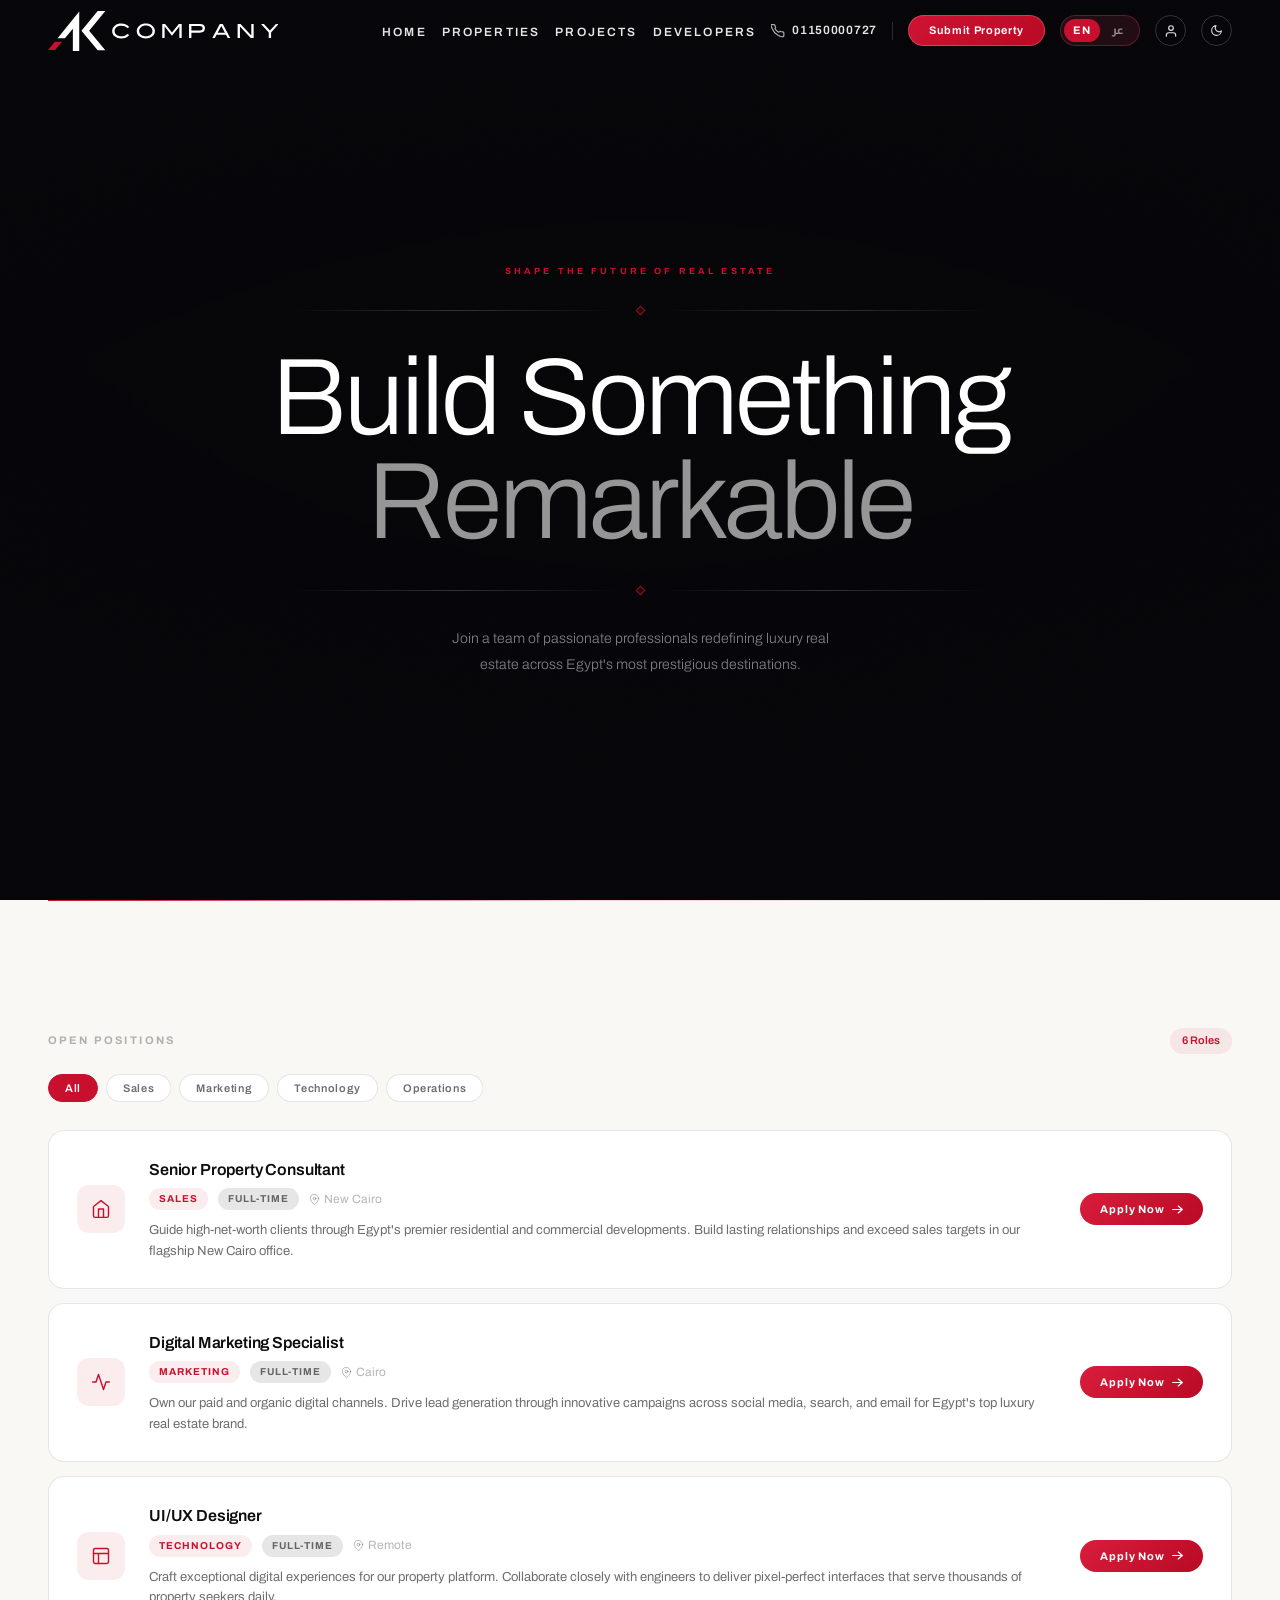
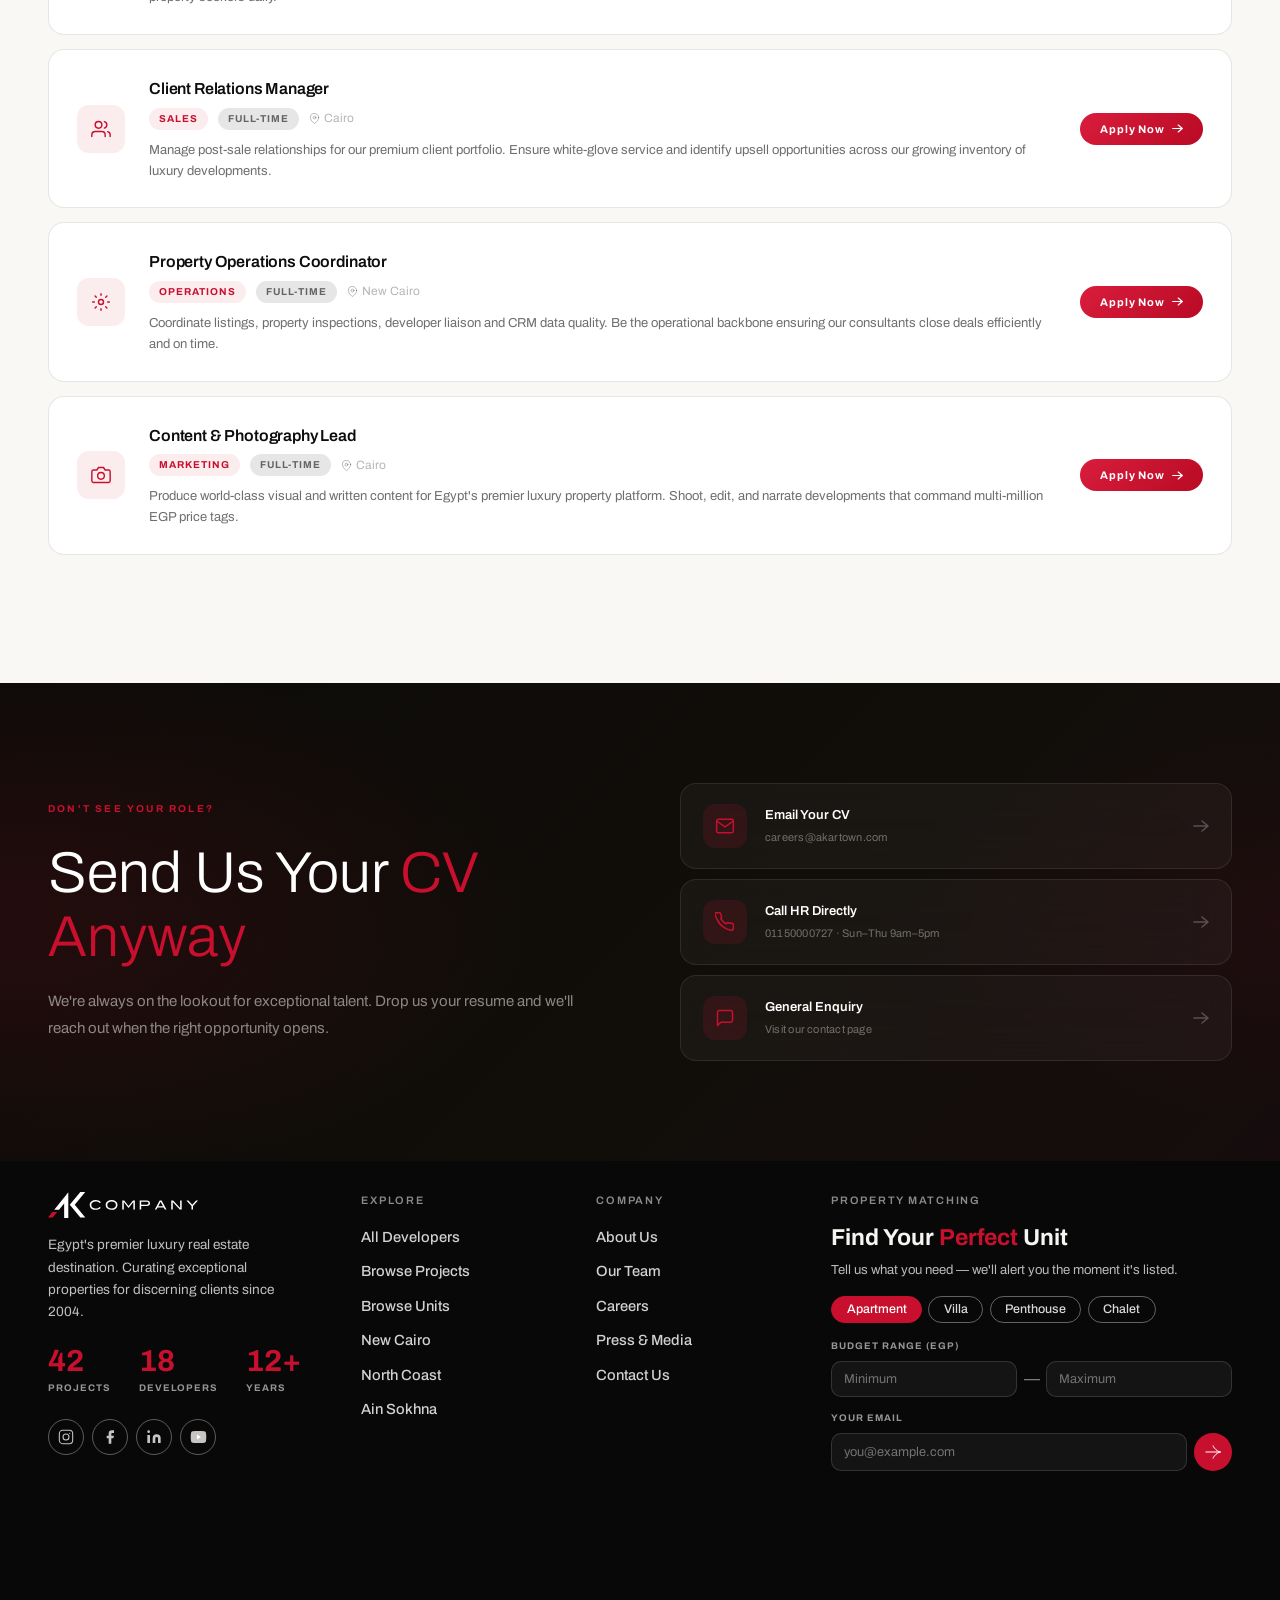
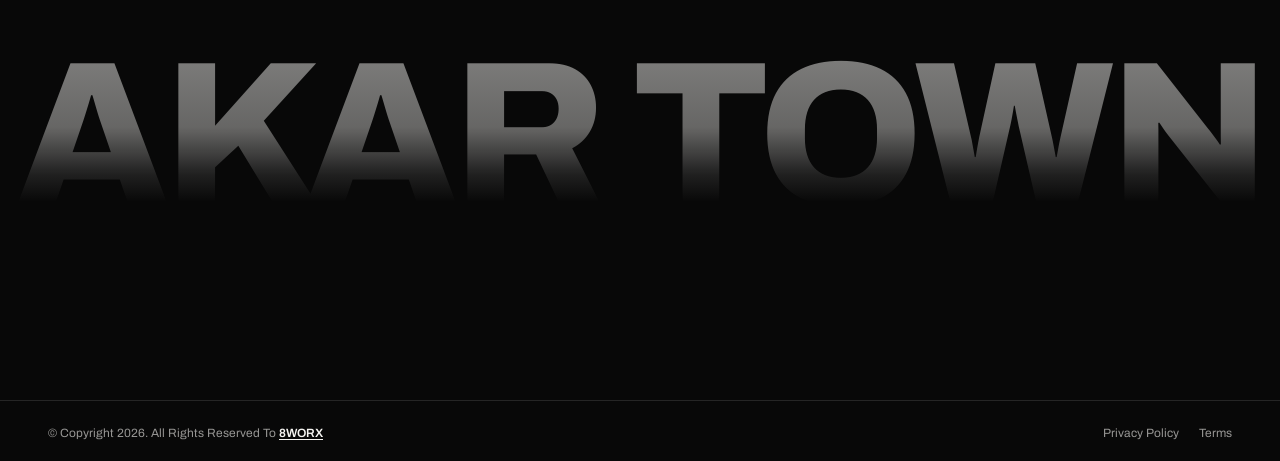
<file: career.html>
<!doctype html>
<html lang="en" data-theme="light">
  <head>
    <meta charset="UTF-8" />
    <meta name="viewport" content="width=device-width, initial-scale=1.0" />
    <title>Careers — Akar Town</title>
    <link rel="icon" type="image/svg+xml" href="favicon.svg" />
    <link rel="preconnect" href="https://fonts.googleapis.com" />
    <link rel="preconnect" href="https://fonts.gstatic.com" crossorigin />
    <link
      href="https://fonts.googleapis.com/css2?family=Archivo:ital,wght@0,300;0,400;0,500;0,600;0,700;1,300;1,400&family=Noto+Kufi+Arabic:wght@300;400;500;600&display=swap"
      rel="stylesheet"
    />
    <link rel="stylesheet" href="theme.css" />
    <script src="theme.js"></script>
    <style>
      /* ─── TOKENS ─── */
      :root {
        --bg: #faf8f5;
        --ink: #0d0d0d;
        --ink-60: rgba(13, 13, 13, 0.6);
        --ink-30: rgba(13, 13, 13, 0.3);
        --ink-10: rgba(13, 13, 13, 0.1);
        --gold: #c8102e;
        --white: #ffffff;
        --font-body: "Archivo", system-ui, sans-serif;
        --font-body-ltr: "Archivo", system-ui, sans-serif;
        --font-body-rtl: "Noto Kufi Arabic", system-ui, sans-serif;
        --nav-h: 62px;
        --ease-smooth: cubic-bezier(0.76, 0, 0.24, 1);
        --ease-out: cubic-bezier(0.16, 1, 0.3, 1);
      }

      /* ─── RESET ─── */
      *,
      *::before,
      *::after {
        margin: 0;
        padding: 0;
        box-sizing: border-box;
      }
      html {
        font-family: var(--font-body);
        font-size: 16px;
        -webkit-font-smoothing: antialiased;
        overflow-x: hidden;
      }
      body {
        background: var(--bg);
        color: var(--ink);
        min-height: 100vh;
        line-height: 1.6;
        overflow-x: hidden;
      }
      button {
        border: none;
        background: none;
        cursor: pointer;
        font-family: inherit;
      }
      a {
        text-decoration: none;
        color: inherit;
      }
      em {
        font-style: normal;
      }
      img,
      svg {
        display: block;
        max-width: 100%;
      }
      input,
      select,
      textarea {
        font-family: inherit;
        font-size: inherit;
      }
      ::selection {
        background: var(--gold);
        color: #fff;
      }
      [dir="rtl"],
      [lang="ar"],
      :lang(ar) {
        font-family: var(--font-body-rtl);
        direction: rtl;
        text-align: right;
        letter-spacing: 0;
        text-transform: none;
      }

      /* ─── NAVBAR ─── */
      .navbar {
        position: fixed;
        inset: 0 0 auto 0;
        z-index: 200;
        height: var(--nav-h);
        padding: 0 48px;
        display: flex;
        align-items: center;
        justify-content: space-between;
        background: transparent;
        border-bottom: 1px solid transparent;
        transition:
          background 0.5s var(--ease-out),
          border-color 0.5s ease;
      }
      .navbar.is-scrolled {
        background: rgba(8, 8, 8, 0.88);
        backdrop-filter: blur(48px) saturate(180%);
        -webkit-backdrop-filter: blur(48px) saturate(180%);
        border-bottom: 1px solid rgba(255, 255, 255, 0.06);
      }
      .navbar__logo {
        display: flex;
        align-items: center;
        flex-shrink: 0;
      }
      .navbar__right {
        display: flex;
        align-items: center;
        gap: 15px;
      }
      .navbar__nav {
        display: flex;
        align-items: center;
        gap: 15px;
        list-style: none;
      }
      .navbar__nav a {
        font-family: var(--font-body-ltr);
        font-size: 12px;
        font-weight: 600;
        letter-spacing: 0.18em;
        text-transform: uppercase;
        color: rgba(255, 255, 255, 0.9);
        position: relative;
        transition: color 0.25s;
      }
      .navbar__nav a::after {
        content: "";
        position: absolute;
        bottom: -5px;
        left: 0;
        width: 0;
        height: 1px;
        background: var(--gold);
        transition: width 0.38s var(--ease-smooth);
      }
      .navbar__nav a:hover::after,
      .navbar__nav a.active::after {
        width: 100%;
      }
      .navbar__nav a.active {
        color: #fff;
      }
      .navbar__sep {
        width: 1px;
        height: 18px;
        background: rgba(255, 255, 255, 0.15);
        flex-shrink: 0;
      }
      .navbar__phone {
        display: inline-flex;
        align-items: center;
        gap: 7px;
        font-size: 12px;
        font-weight: 600;
        letter-spacing: 0.06em;
        color: rgba(255, 255, 255, 0.9);
        white-space: nowrap;
        flex-shrink: 0;
        transition: color 0.25s;
      }
      .navbar__phone:hover {
        color: #fff;
      }
      .navbar__phone svg {
        flex-shrink: 0;
        opacity: 0.75;
      }
      .btn-slide {
        display: inline-flex;
        align-items: center;
        gap: 8px;
        font-family: var(--font-body-ltr);
        font-size: 13px;
        font-weight: 650;
        letter-spacing: 0.055em;
        padding: 14px 30px;
        line-height: 1;
        border-radius: 100px;
        white-space: nowrap;
        cursor: pointer;
        border: none;
        transition: all 0.3s var(--ease-out);
        text-decoration: none;
      }
      .btn-slide:hover {
        transform: translateY(-2px);
      }
      .btn-slide--fill {
        background: linear-gradient(
          135deg,
          rgba(215, 20, 52, 0.96) 0%,
          rgba(185, 10, 36, 1) 100%
        );
        backdrop-filter: blur(20px);
        border: 1px solid rgba(255, 255, 255, 0.2);
        color: #fff;
      }
      .btn-slide--fill:hover {
        background: linear-gradient(
          135deg,
          rgba(225, 25, 58, 0.98) 0%,
          rgba(200, 16, 46, 1) 100%
        );
        box-shadow: 0 12px 40px rgba(200, 16, 46, 0.35);
      }
      .af-modal-footer .btn-slide--fill:hover {
        box-shadow: none;
      }
      .navbar__actions {
        display: flex;
        align-items: center;
      }
      .navbar__actions .btn-slide {
        font-size: 11px;
        padding: 9px 20px;
        letter-spacing: 0.06em;
      }
      .navbar__login {
        display: flex;
        align-items: center;
        justify-content: center;
        width: 31px;
        height: 31px;
        border-radius: 50%;
        border: 1px solid rgba(255, 255, 255, 0.18);
        background: transparent;
        color: rgba(255, 255, 255, 0.88);
        cursor: pointer;
        flex-shrink: 0;
        transition:
          background 0.25s,
          border-color 0.25s;
      }
      .navbar__login:hover {
        background: rgba(255, 255, 255, 0.1);
        border-color: rgba(255, 255, 255, 0.38);
      }
      .navbar__user {
        display: none;
        align-items: center;
        gap: 8px;
      }

      /* ─── LANG TOGGLE ─── */
      .lang-toggle {
        position: relative;
        display: flex;
        align-items: center;
        width: 80px;
        height: 31px;
        border-radius: 100px;
        background: rgba(160, 50, 72, 0.18);
        border: 1px solid rgba(160, 50, 72, 0.45);
        backdrop-filter: blur(10px);
        padding: 3px;
        cursor: pointer;
        flex-shrink: 0;
        transition:
          box-shadow 0.3s,
          border-color 0.3s;
      }
      .lang-toggle:hover {
        border-color: rgba(160, 50, 72, 0.7);
      }
      .lang-toggle__en,
      .lang-toggle__ar {
        flex: 1;
        text-align: center;
        font-size: 11px;
        font-weight: 700;
        letter-spacing: 0.05em;
        position: relative;
        z-index: 1;
        transition: color 0.3s;
        user-select: none;
        line-height: 1;
      }
      .lang-toggle__en {
        font-family: "Archivo", sans-serif;
        color: #fff;
      }
      .lang-toggle__ar {
        font-family: "Noto Kufi Arabic", sans-serif;
        color: rgba(255, 255, 255, 0.5);
      }
      html[lang="ar"] .lang-toggle__en {
        color: rgba(255, 255, 255, 0.5);
      }
      html[lang="ar"] .lang-toggle__ar {
        color: #fff;
      }
      .lang-toggle__knob {
        position: absolute;
        top: 3px;
        left: 3px;
        width: calc(50% - 3px);
        height: calc(100% - 6px);
        background: var(--gold);
        border-radius: 100px;
        transition: transform 0.35s cubic-bezier(0.34, 1.56, 0.64, 1);
        z-index: 0;
      }
      html[lang="ar"] .lang-toggle__knob {
        transform: translateX(100%);
      }

      /* ─── THEME TOGGLE ─── */
      .theme-toggle {
        position: relative;
        display: inline-flex;
        align-items: center;
        justify-content: center;
        width: 31px;
        height: 31px;
        border: 1px solid rgba(255, 255, 255, 0.18);
        border-radius: 50%;
        background: transparent;
        color: rgba(255, 255, 255, 0.88);
        cursor: pointer;
        flex-shrink: 0;
        transition:
          background 0.25s,
          border-color 0.25s;
      }
      .theme-toggle:hover {
        background: rgba(255, 255, 255, 0.1);
        border-color: rgba(255, 255, 255, 0.38);
      }
      .theme-toggle__sun,
      .theme-toggle__moon {
        position: absolute;
        display: flex;
        align-items: center;
        justify-content: center;
        transition:
          opacity 0.3s,
          transform 0.4s cubic-bezier(0.34, 1.56, 0.64, 1);
      }
      .theme-toggle__sun {
        opacity: 0;
        transform: rotate(90deg) scale(0.6);
      }
      .theme-toggle__moon {
        opacity: 1;
        transform: rotate(0deg) scale(1);
      }
      html[data-theme="dark"] .theme-toggle__sun {
        opacity: 1;
        transform: rotate(0deg) scale(1);
      }
      html[data-theme="dark"] .theme-toggle__moon {
        opacity: 0;
        transform: rotate(-90deg) scale(0.6);
      }
      html[data-theme="dark"] .theme-toggle {
        border-color: rgba(201, 168, 76, 0.32);
        color: rgba(237, 232, 223, 0.88);
      }
      html[data-theme="dark"] .theme-toggle:hover {
        background: rgba(201, 168, 76, 0.1);
        border-color: rgba(201, 168, 76, 0.55);
      }

      /* ─── HAMBURGER ─── */
      .nav-hamburger {
        display: none;
        flex-direction: column;
        justify-content: center;
        gap: 5px;
        width: 36px;
        height: 36px;
        padding: 6px;
        cursor: pointer;
        border: none;
        background: none;
        flex-shrink: 0;
      }
      .nav-hamburger__bar {
        display: block;
        width: 22px;
        height: 1.5px;
        background: #fff;
        border-radius: 2px;
        transition:
          transform 0.3s,
          opacity 0.3s;
        pointer-events: none;
      }
      .nav-hamburger.is-open .nav-hamburger__bar:nth-child(1) {
        transform: translateY(6.5px) rotate(45deg);
      }
      .nav-hamburger.is-open .nav-hamburger__bar:nth-child(2) {
        opacity: 0;
      }
      .nav-hamburger.is-open .nav-hamburger__bar:nth-child(3) {
        transform: translateY(-6.5px) rotate(-45deg);
      }

      /* ─── MOBILE NAV ─── */
      .mobile-nav {
        position: fixed;
        inset: var(--nav-h) 0 0 0;
        z-index: 190;
        background: rgba(8, 8, 8, 0.97);
        backdrop-filter: blur(24px);
        padding: 28px 24px 40px;
        display: flex;
        flex-direction: column;
        transform: translateX(100%);
        transition: transform 0.38s var(--ease-smooth);
        overflow-y: auto;
      }
      .mobile-nav.is-open {
        transform: none;
      }
      .mobile-nav__list {
        list-style: none;
        display: flex;
        flex-direction: column;
        gap: 4px;
      }
      .mobile-nav__list li a {
        display: block;
        padding: 12px 4px;
        font-size: 15px;
        font-weight: 600;
        letter-spacing: 0.1em;
        text-transform: uppercase;
        color: rgba(255, 255, 255, 0.75);
        border-bottom: 1px solid rgba(255, 255, 255, 0.06);
        transition: color 0.2s;
      }
      .mobile-nav__list li a:hover,
      .mobile-nav__list li a.active {
        color: #fff;
      }
      .mobile-nav__cta {
        margin-top: auto;
        padding-top: 24px;
      }
      .mobile-nav__cta button {
        width: 100%;
        padding: 15px 24px;
        border-radius: 100px;
        background: var(--gold);
        color: #fff;
        font-size: 13px;
        font-weight: 600;
        letter-spacing: 0.1em;
        text-transform: uppercase;
        border: none;
        cursor: pointer;
        font-family: inherit;
        transition: opacity 0.2s;
      }
      .mobile-nav__cta button:hover {
        opacity: 0.85;
      }
      .mobile-nav__phone {
        display: inline-flex;
        align-items: center;
        gap: 8px;
        margin-top: 16px;
        font-size: 13px;
        font-weight: 600;
        letter-spacing: 0.06em;
        color: rgba(255, 255, 255, 0.75);
        transition: color 0.2s;
      }
      .mobile-nav__phone:hover {
        color: #fff;
      }

      /* ─── TOOLTIP ─── */
      [data-tooltip] {
        position: relative;
      }
      [data-tooltip]::after {
        content: attr(data-tooltip);
        position: absolute;
        top: calc(100% + 8px);
        left: 50%;
        transform: translateX(-50%) translateY(-4px);
        background: rgba(13, 13, 13, 0.88);
        color: #fff;
        font-size: 11px;
        font-weight: 500;
        white-space: nowrap;
        padding: 4px 9px;
        border-radius: 6px;
        pointer-events: none;
        opacity: 0;
        transition:
          opacity 0.18s,
          transform 0.18s;
        letter-spacing: 0.02em;
      }
      [data-tooltip]:hover::after {
        opacity: 1;
        transform: translateX(-50%) translateY(0);
      }

      /* ─── SCROLL REVEAL ─── */
      [data-reveal] {
        opacity: 0;
        transform: translateY(32px);
        transition:
          opacity 0.9s var(--ease-out),
          transform 0.9s var(--ease-out);
      }
      [data-reveal].in-view {
        opacity: 1;
        transform: translateY(0);
      }
      [data-reveal][data-delay="1"] {
        transition-delay: 0.12s;
      }
      [data-reveal][data-delay="2"] {
        transition-delay: 0.24s;
      }
      [data-reveal][data-delay="3"] {
        transition-delay: 0.36s;
      }

      /* ══════════════════════════════════
         CAREER HERO
      ══════════════════════════════════ */
      .career-hero {
        position: relative;
        height: 100vh;
        min-height: 680px;
        overflow: hidden;
        display: flex;
        flex-direction: column;
        background: #07060a;
      }
      .career-hero__bg {
        position: absolute;
        inset: 0;
        background: #07060a
          url("https://images.unsplash.com/photo-1497366811353-6870744d04b2?w=1920&auto=format&fit=crop&q=90")
          center / cover no-repeat;
        will-change: transform;
        transition: transform 0.05s linear;
        filter: grayscale(0.2) brightness(0.48);
      }
      .career-hero__grain {
        position: absolute;
        inset: 0;
        z-index: 1;
        opacity: 0.04;
        pointer-events: none;
        background-image: url("data:image/svg+xml,%3Csvg viewBox='0 0 256 256' xmlns='http://www.w3.org/2000/svg'%3E%3Cfilter id='n'%3E%3CfeTurbulence type='fractalNoise' baseFrequency='0.9' numOctaves='4' stitchTiles='stitch'/%3E%3C/filter%3E%3Crect width='100%25' height='100%25' filter='url(%23n)'/%3E%3C/svg%3E");
        background-size: 200px;
      }
      .career-hero__overlay {
        position: absolute;
        inset: 0;
        z-index: 2;
        pointer-events: none;
        background:
          radial-gradient(
            ellipse 75% 75% at 50% 45%,
            rgba(7, 6, 10, 0.35) 0%,
            rgba(7, 6, 10, 0.72) 100%
          ),
          linear-gradient(
            to bottom,
            rgba(7, 6, 10, 0.65) 0%,
            rgba(7, 6, 10, 0.22) 40%,
            rgba(7, 6, 10, 0.68) 100%
          );
      }
      .career-hero__center {
        position: relative;
        z-index: 5;
        flex: 1;
        display: flex;
        flex-direction: column;
        align-items: center;
        justify-content: center;
        text-align: center;
        padding: var(--nav-h) 48px 20px;
      }
      .career-hero__eyebrow {
        font-size: 9px;
        font-weight: 700;
        letter-spacing: 0.35em;
        text-transform: uppercase;
        color: var(--gold);
        margin-bottom: 28px;
      }
      .career-hero__rule {
        display: flex;
        align-items: center;
        gap: 18px;
        width: 100%;
        max-width: 700px;
        margin-bottom: 32px;
      }
      .career-hero__rule::before,
      .career-hero__rule::after {
        content: "";
        flex: 1;
        height: 1px;
        background: linear-gradient(
          to right,
          transparent,
          rgba(255, 255, 255, 0.18),
          transparent
        );
      }
      .career-hero__diamond {
        width: 7px;
        height: 7px;
        border: 1px solid rgba(200, 16, 46, 0.7);
        transform: rotate(45deg);
        flex-shrink: 0;
        background: rgba(200, 16, 46, 0.15);
      }
      .career-hero__title {
        font-family: var(--font-body-ltr);
        font-size: clamp(62px, 8.5vw, 128px);
        font-weight: 300;
        letter-spacing: -0.028em;
        line-height: 0.96;
        color: #fff;
        margin-bottom: 32px;
      }
      .career-hero__title em {
        font-style: normal;
        color: rgba(255, 255, 255, 0.58);
      }
      .career-hero__sub {
        font-size: clamp(14px, 1.1vw, 16px);
        font-weight: 300;
        line-height: 1.85;
        color: rgba(255, 255, 255, 0.48);
        max-width: 50ch;
      }

      /* ══════════════════════════════════
         CAREERS SECTION
      ══════════════════════════════════ */
      .careers-section {
        background: var(--bg);
        position: relative;
        padding: clamp(80px, 10vw, 130px) 0;
        overflow: hidden;
      }
      .careers-section::before {
        content: "";
        position: absolute;
        top: 0;
        left: 48px;
        right: 48px;
        height: 1px;
        background: linear-gradient(
          to right,
          var(--gold) 0%,
          rgba(200, 16, 46, 0.18) 45%,
          transparent 100%
        );
      }
      .careers-section__inner {
        max-width: 1320px;
        margin: 0 auto;
        padding: 0 48px;
      }

      /* ── Right: Job listings ── */
      .careers-right__header {
        display: flex;
        align-items: center;
        justify-content: space-between;
        margin-bottom: 20px;
        flex-wrap: wrap;
        gap: 12px;
      }
      .careers-right__title {
        font-size: 11px;
        font-weight: 700;
        letter-spacing: 0.22em;
        text-transform: uppercase;
        color: var(--ink-30);
      }
      .careers-right__count {
        font-size: 11px;
        font-weight: 600;
        color: var(--gold);
        background: rgba(200, 16, 46, 0.08);
        padding: 4px 12px;
        border-radius: 100px;
      }
      /* Filter pills */
      .careers-filters {
        display: flex;
        flex-wrap: wrap;
        gap: 8px;
        margin-bottom: 28px;
      }
      .careers-filter {
        padding: 7px 16px;
        border-radius: 100px;
        border: 1px solid var(--ink-10);
        font-size: 11px;
        font-weight: 600;
        letter-spacing: 0.06em;
        color: var(--ink-60);
        background: #fff;
        cursor: pointer;
        font-family: inherit;
        transition: all 0.2s;
      }
      .careers-filter:hover {
        border-color: rgba(200, 16, 46, 0.3);
        color: var(--ink);
      }
      .careers-filter.is-active {
        background: var(--gold);
        border-color: var(--gold);
        color: #fff;
      }
      /* Job cards */
      .job-list {
        display: flex;
        flex-direction: column;
        gap: 14px;
      }
      .job-card {
        background: #fff;
        border: 1px solid var(--ink-10);
        border-radius: 16px;
        padding: 26px 28px;
        display: flex;
        align-items: center;
        gap: 24px;
        transition:
          border-color 0.28s,
          box-shadow 0.28s,
          transform 0.28s var(--ease-out);
        cursor: pointer;
      }
      .job-card:hover {
        border-color: rgba(200, 16, 46, 0.28);
      }
      .job-card__dept-icon {
        width: 48px;
        height: 48px;
        border-radius: 12px;
        background: rgba(200, 16, 46, 0.08);
        color: var(--gold);
        display: grid;
        place-items: center;
        flex-shrink: 0;
        transition: background 0.25s;
      }
      .job-card:hover .job-card__dept-icon {
        background: rgba(200, 16, 46, 0.15);
      }
      .job-card__body {
        flex: 1;
        min-width: 0;
      }
      .job-card__title {
        font-size: 16px;
        font-weight: 600;
        color: var(--ink);
        letter-spacing: -0.01em;
        margin-bottom: 6px;
      }
      .job-card__meta {
        display: flex;
        align-items: center;
        flex-wrap: wrap;
        gap: 10px;
      }
      .job-card__badge {
        font-size: 10px;
        font-weight: 700;
        letter-spacing: 0.1em;
        text-transform: uppercase;
        padding: 3px 10px;
        border-radius: 100px;
      }
      .job-card__badge--dept {
        background: rgba(200, 16, 46, 0.08);
        color: var(--gold);
      }
      .job-card__badge--type {
        background: var(--ink-10);
        color: var(--ink-60);
      }
      .job-card__location {
        font-size: 12px;
        color: var(--ink-30);
        display: flex;
        align-items: center;
        gap: 4px;
      }
      .job-card__desc {
        font-size: 13px;
        color: var(--ink-60);
        line-height: 1.6;
        margin-top: 10px;
        display: -webkit-box;
        -webkit-line-clamp: 2;
        -webkit-box-orient: vertical;
        overflow: hidden;
      }
      .job-card__action {
        flex-shrink: 0;
      }
      .job-card__apply {
        display: inline-flex;
        align-items: center;
        gap: 7px;
        font-size: 11px;
        font-weight: 700;
        letter-spacing: 0.08em;
        padding: 10px 20px;
        border-radius: 100px;
        background: linear-gradient(
          135deg,
          rgba(215, 20, 52, 0.96) 0%,
          rgba(185, 10, 36, 1) 100%
        );
        color: #fff;
        border: none;
        cursor: pointer;
        font-family: inherit;
        transition: all 0.25s var(--ease-out);
        white-space: nowrap;
      }
      .job-card__apply:hover {
        transform: translateY(-1px);
      }
      /* No results state */
      .job-list--empty {
        text-align: center;
        padding: 48px 24px;
        color: var(--ink-30);
        font-size: 14px;
      }

      /* ══════════════════════════════════
         APPLY MODAL
      ══════════════════════════════════ */
      .apply-modal {
        position: fixed;
        inset: 0;
        z-index: 500;
        display: flex;
        align-items: center;
        justify-content: center;
        padding: 24px;
        opacity: 0;
        pointer-events: none;
        transition: opacity 0.3s var(--ease-out);
      }
      .apply-modal.is-open {
        opacity: 1;
        pointer-events: auto;
      }
      .apply-modal__backdrop {
        position: absolute;
        inset: 0;
        background: rgba(7, 6, 10, 0.72);
        backdrop-filter: blur(6px);
      }
      .apply-modal__box {
        position: relative;
        z-index: 1;
        background: var(--bg);
        border-radius: 28px;
        border: 1px solid rgba(13, 13, 13, 0.07);
        width: 100%;
        max-width: 580px;
        max-height: 90vh;
        overflow-y: auto;
        box-shadow: 0 24px 80px rgba(7, 6, 10, 0.4), 0 0 0 1px rgba(255,255,255,0.06);
        transform: translateY(20px) scale(0.97);
        transition: transform 0.35s var(--ease-out);
      }
      .apply-modal.is-open .apply-modal__box {
        transform: translateY(0) scale(1);
      }
      .apply-modal__box::-webkit-scrollbar {
        width: 4px;
      }
      .apply-modal__box::-webkit-scrollbar-track {
        background: transparent;
        margin: 28px 0;
      }
      .apply-modal__box::-webkit-scrollbar-thumb {
        background: rgba(13, 13, 13, 0.14);
        border-radius: 100px;
      }
      .apply-modal__box::-webkit-scrollbar-thumb:hover {
        background: rgba(13, 13, 13, 0.28);
      }
      .apply-modal__head {
        padding: 32px 36px 0;
        display: flex;
        align-items: flex-start;
        justify-content: space-between;
        gap: 16px;
      }
      .apply-modal__role {
        font-size: 9px;
        font-weight: 700;
        letter-spacing: 0.28em;
        text-transform: uppercase;
        color: var(--gold);
        margin-bottom: 8px;
      }
      .apply-modal__title {
        font-family: var(--font-body-ltr);
        font-size: clamp(22px, 3vw, 30px);
        font-weight: 300;
        letter-spacing: -0.02em;
        color: var(--ink);
        line-height: 1.1;
      }
      .apply-modal__close {
        width: 36px;
        height: 36px;
        border-radius: 50%;
        border: 1.5px solid rgba(13, 13, 13, 0.12);
        background: transparent;
        color: var(--ink-60);
        cursor: pointer;
        display: grid;
        place-items: center;
        flex-shrink: 0;
        margin-top: 4px;
        transition:
          background 0.2s,
          border-color 0.2s,
          color 0.2s;
      }
      .apply-modal__close:hover {
        background: rgba(200, 16, 46, 0.07);
        border-color: rgba(200, 16, 46, 0.35);
        color: var(--gold);
      }
      .apply-modal__divider {
        margin: 24px 36px 0;
        height: 1px;
        background: var(--ink-10);
      }
      .apply-modal__body {
        padding: 28px 36px 36px;
        display: flex;
        flex-direction: column;
        gap: 0;
      }
      /* Form fields */
      .af-row {
        display: grid;
        grid-template-columns: 1fr 1fr;
        gap: 20px;
      }
      .af-field {
        display: flex;
        flex-direction: column;
        margin-bottom: 22px;
      }
      .af-label {
        font-size: 9px;
        font-weight: 700;
        letter-spacing: 0.22em;
        text-transform: uppercase;
        color: var(--ink-30);
        margin-bottom: 8px;
        transition: color 0.2s;
      }
      .af-field:focus-within .af-label {
        color: var(--gold);
      }
      .af-input,
      .af-textarea {
        width: 100%;
        background: #fff;
        border: 1.5px solid rgba(13, 13, 13, 0.1);
        border-radius: 14px;
        padding: 13px 16px;
        font-size: 14px;
        font-weight: 400;
        color: var(--ink);
        outline: none;
        appearance: none;
        -webkit-appearance: none;
        transition:
          border-color 0.25s,
          box-shadow 0.25s;
      }
      .af-input::placeholder,
      .af-textarea::placeholder {
        color: var(--ink-30);
        font-weight: 300;
      }
      .af-input:hover,
      .af-textarea:hover {
        border-color: rgba(13, 13, 13, 0.22);
      }
      .af-input:focus,
      .af-textarea:focus {
        border-color: var(--gold);
        box-shadow: 0 0 0 4px rgba(200, 16, 46, 0.09);
      }
      .af-textarea {
        resize: none;
        height: 100px;
        line-height: 1.65;
      }
      /* File upload */
      .af-upload {
        width: 100%;
        border: 1.5px dashed rgba(13, 13, 13, 0.18);
        border-radius: 16px;
        padding: 28px 20px;
        display: flex;
        flex-direction: column;
        align-items: center;
        justify-content: center;
        gap: 8px;
        cursor: pointer;
        transition:
          border-color 0.25s,
          background 0.25s;
        position: relative;
      }
      .af-upload:hover {
        border-color: rgba(200, 16, 46, 0.4);
        background: rgba(200, 16, 46, 0.025);
      }
      .af-upload input[type="file"] {
        position: absolute;
        inset: 0;
        opacity: 0;
        cursor: pointer;
        width: 100%;
        height: 100%;
      }
      .af-upload__icon {
        width: 40px;
        height: 40px;
        border-radius: 12px;
        background: rgba(200, 16, 46, 0.08);
        color: var(--gold);
        display: grid;
        place-items: center;
      }
      .af-upload__label {
        font-size: 13px;
        font-weight: 600;
        color: var(--ink);
      }
      .af-upload__sub {
        font-size: 11px;
        color: var(--ink-30);
      }
      .af-upload__filename {
        font-size: 11px;
        color: var(--gold);
        font-weight: 600;
        display: none;
      }
      .af-modal-footer {
        display: flex;
        align-items: center;
        justify-content: space-between;
        gap: 12px;
        margin-top: 4px;
        flex-wrap: wrap;
      }
      .af-note {
        font-size: 11px;
        color: var(--ink-30);
        line-height: 1.5;
        max-width: 28ch;
      }

      /* ══════════════════════════════════
         CTA BANNER
      ══════════════════════════════════ */
      .cta-banner {
        position: relative;
        overflow: hidden;
        padding: 100px 48px;
        background: linear-gradient(
          135deg,
          #0d0b08 0%,
          #110e0a 60%,
          #160c0d 100%
        );
      }
      .cta-banner::before {
        content: "";
        position: absolute;
        inset: 0;
        pointer-events: none;
        background: radial-gradient(
          ellipse 60% 80% at 0% 50%,
          rgba(200, 16, 46, 0.12) 0%,
          transparent 70%
        );
      }
      .cta-banner::after {
        content: "";
        position: absolute;
        inset: 0;
        z-index: 0;
        pointer-events: none;
        background: radial-gradient(
          ellipse 40% 60% at 100% 50%,
          rgba(200, 16, 46, 0.06) 0%,
          transparent 70%
        );
      }
      .cta-banner__inner {
        position: relative;
        z-index: 1;
        max-width: 1320px;
        margin: 0 auto;
        display: grid;
        grid-template-columns: 1fr 1fr;
        gap: 80px;
        align-items: center;
      }
      .cta-banner__eyebrow {
        display: flex;
        align-items: center;
        gap: 12px;
        font-size: 10px;
        font-weight: 700;
        letter-spacing: 0.22em;
        text-transform: uppercase;
        color: var(--gold);
        margin-bottom: 24px;
      }
      .cta-banner__title {
        font-family: var(--font-body-ltr);
        font-size: clamp(2.2rem, 4.5vw, 3.8rem);
        font-weight: 300;
        color: #fff;
        line-height: 1.1;
        margin-bottom: 20px;
      }
      .cta-banner__title em {
        font-style: normal;
        color: var(--gold);
      }
      .cta-banner__desc {
        font-size: 15px;
        color: rgba(255, 255, 255, 0.5);
        line-height: 1.8;
      }
      .cta-banner__cards {
        display: flex;
        flex-direction: column;
        gap: 10px;
      }
      .cta-banner__card {
        display: flex;
        align-items: center;
        gap: 18px;
        padding: 20px 22px;
        border-radius: 16px;
        background: rgba(255, 255, 255, 0.04);
        backdrop-filter: blur(24px);
        border: 1px solid rgba(255, 255, 255, 0.09);
        text-decoration: none;
        transition:
          background 0.28s var(--ease-out),
          border-color 0.28s,
          transform 0.28s var(--ease-out);
      }
      .cta-banner__card:hover {
        background: rgba(200, 16, 46, 0.1);
        border-color: rgba(200, 16, 46, 0.32);
        transform: translateX(5px);
      }
      .cta-banner__card-icon {
        width: 44px;
        height: 44px;
        border-radius: 12px;
        flex-shrink: 0;
        display: grid;
        place-items: center;
        background: rgba(200, 16, 46, 0.14);
        color: var(--gold);
        transition: background 0.28s;
      }
      .cta-banner__card:hover .cta-banner__card-icon {
        background: rgba(200, 16, 46, 0.24);
      }
      .cta-banner__card-body {
        flex: 1;
        min-width: 0;
      }
      .cta-banner__card-label {
        font-size: 13px;
        font-weight: 600;
        color: #fff;
        margin-bottom: 3px;
      }
      .cta-banner__card-sub {
        font-size: 11px;
        color: rgba(255, 255, 255, 0.38);
        letter-spacing: 0.02em;
      }
      .cta-banner__card-arrow {
        color: rgba(255, 255, 255, 0.25);
        flex-shrink: 0;
        transition:
          color 0.22s,
          transform 0.22s var(--ease-out);
      }
      .cta-banner__card:hover .cta-banner__card-arrow {
        color: var(--gold);
        transform: translateX(3px);
      }

      /* ══════════════════════════════════
         FOOTER
      ══════════════════════════════════ */
      .site-footer {
        background: #080808;
        color: #fff;
        position: relative;
        overflow: hidden;
        min-height: 100dvh;
      }
      .footer__bg {
        position: absolute;
        inset: 0;
        background-size: cover;
        background-position: center;
        filter: grayscale(0.35) brightness(0.42) contrast(1.1);
      }
      .footer__scrim {
        position: absolute;
        inset: 0;
        background: linear-gradient(0deg, #080808 12%, rgba(8, 8, 8, 0.05) 72%);
        pointer-events: none;
      }
      .site-footer__inner {
        position: relative;
        z-index: 1;
        padding: clamp(1.5rem, 3.5vh, 2.5rem) 0 clamp(1rem, 2vh, 1.5rem);
        min-height: 100dvh;
        display: flex;
        flex-direction: column;
        justify-content: space-between;
      }
      .footer__grid,
      .footer__bottom {
        max-width: 1320px;
        width: 100%;
        margin-left: auto;
        margin-right: auto;
        padding-left: 48px;
        padding-right: 48px;
        box-sizing: border-box;
      }
      .footer__grid {
        display: grid;
        grid-template-columns: 1.4fr 1fr 1fr 1.6fr;
        gap: clamp(1.5rem, 3vw, 2.5rem);
      }
      .footer__label {
        display: block;
        font-size: 0.68rem;
        font-weight: 600;
        letter-spacing: 0.16em;
        text-transform: uppercase;
        color: rgba(246, 245, 242, 0.55);
        margin-bottom: 0.9rem;
      }
      .footer__brand-logo {
        display: block;
        margin-bottom: 1rem;
        text-decoration: none;
      }
      .footer__brand-logo svg {
        height: 26px;
        width: auto;
        display: block;
      }
      .footer__tagline {
        font-size: 0.85rem;
        line-height: 1.65;
        color: rgba(246, 245, 242, 0.78);
        max-width: 30ch;
        margin: 0 0 1.4rem;
      }
      .footer__stats {
        display: flex;
        gap: clamp(1rem, 2.5vw, 1.75rem);
        margin-bottom: 1.4rem;
      }
      .footer__stat-value {
        display: block;
        font-size: clamp(1.4rem, 2.5vw, 1.9rem);
        font-weight: 700;
        color: #c8102e;
        line-height: 1;
        margin-bottom: 0.28rem;
      }
      .footer__stat-label {
        display: block;
        font-size: 0.6rem;
        font-weight: 700;
        letter-spacing: 0.1em;
        text-transform: uppercase;
        color: rgba(246, 245, 242, 0.6);
      }
      .footer__socials {
        display: flex;
        gap: 0.5rem;
      }
      .footer__social-btn {
        display: flex;
        align-items: center;
        justify-content: center;
        width: 36px;
        height: 36px;
        border-radius: 50%;
        border: 1px solid rgba(246, 245, 242, 0.35);
        color: rgba(246, 245, 242, 0.8);
        text-decoration: none;
        transition:
          border-color 0.3s,
          color 0.3s;
      }
      .footer__social-btn:hover {
        border-color: #f6f5f2;
        color: #f6f5f2;
      }
      .footer__links {
        list-style: none;
        margin: 0;
        padding: 0;
        display: flex;
        flex-direction: column;
        gap: 0.55rem;
      }
      .footer__links a {
        font-size: 0.92rem;
        font-weight: 500;
        color: rgba(246, 245, 242, 0.85);
        text-decoration: none;
        transition: color 0.3s;
      }
      .footer__links a:hover {
        color: #f6f5f2;
      }
      .footer__match-title {
        font-size: clamp(1.1rem, 1.8vw, 1.5rem);
        font-weight: 700;
        line-height: 1.2;
        color: #f6f5f2;
        margin: 0 0 0.5rem;
      }
      .footer__match-title em {
        font-style: normal;
        color: #c8102e;
      }
      .footer__match-desc {
        font-size: 0.82rem;
        line-height: 1.55;
        color: rgba(246, 245, 242, 0.75);
        margin: 0 0 1rem;
      }
      .footer__type-pills {
        display: flex;
        flex-wrap: wrap;
        gap: 0.4rem;
        margin-bottom: 1rem;
      }
      .footer__type-pill {
        padding: 0.38rem 0.9rem;
        border-radius: 99px;
        border: 1px solid rgba(246, 245, 242, 0.38);
        font-size: 0.78rem;
        font-weight: 500;
        color: rgba(246, 245, 242, 0.88);
        background: transparent;
        cursor: pointer;
        transition:
          background 0.2s,
          border-color 0.2s,
          color 0.2s;
        font-family: inherit;
        line-height: 1;
      }
      .footer__type-pill.is-active,
      .footer__type-pill:hover {
        background: #c8102e;
        border-color: #c8102e;
        color: #fff;
      }
      .footer__field-label {
        display: block;
        font-size: 0.6rem;
        font-weight: 700;
        letter-spacing: 0.1em;
        text-transform: uppercase;
        color: rgba(246, 245, 242, 0.6);
        margin-bottom: 0.45rem;
      }
      .footer__budget-row {
        display: flex;
        align-items: center;
        gap: 0.4rem;
        margin-bottom: 0.85rem;
      }
      .footer__budget-input {
        flex: 1;
        min-width: 0;
        padding: 10px 12px;
        border-radius: 10px;
        border: 1.5px solid rgba(246, 245, 242, 0.14);
        background: rgba(246, 245, 242, 0.05);
        color: #f6f5f2;
        font-size: 0.8rem;
        font-family: inherit;
      }
      .footer__budget-input::placeholder {
        color: rgba(246, 245, 242, 0.42);
      }
      .footer__budget-sep {
        color: rgba(246, 245, 242, 0.55);
        font-size: 1rem;
        flex-shrink: 0;
      }
      .footer__email-row {
        display: flex;
        gap: 0.45rem;
        align-items: stretch;
      }
      .footer__email-input {
        flex: 1;
        min-width: 0;
        padding: 10px 12px;
        border-radius: 10px;
        border: 1.5px solid rgba(246, 245, 242, 0.14);
        background: rgba(246, 245, 242, 0.05);
        color: #f6f5f2;
        font-size: 0.8rem;
        font-family: inherit;
      }
      .footer__email-input::placeholder {
        color: rgba(246, 245, 242, 0.42);
      }
      .footer__match-submit {
        flex-shrink: 0;
        width: 38px;
        height: 38px;
        border-radius: 50%;
        background: #c8102e;
        color: #fff;
        border: none;
        cursor: pointer;
        display: flex;
        align-items: center;
        justify-content: center;
        transition: background 0.25s;
      }
      .footer__match-submit:hover {
        background: #a60d24;
      }
      .footer__mark {
        position: relative;
        display: flex;
        justify-content: center;
        align-items: center;
        width: 100%;
        margin: clamp(1.5rem, 4vh, 3rem) 0;
        overflow: hidden;
        pointer-events: none;
      }
      .footer__mark-text {
        display: inline-block;
        font-weight: 800;
        letter-spacing: -0.03em;
        line-height: 0.86;
        white-space: nowrap;
        font-size: clamp(4.5rem, 16vw, 13rem);
        color: transparent;
        background-image: linear-gradient(
          180deg,
          rgba(246, 245, 242, 0.5) 0%,
          rgba(246, 245, 242, 0.4) 45%,
          rgba(246, 245, 242, 0.1) 72%,
          rgba(246, 245, 242, 0) 88%
        );
        -webkit-background-clip: text;
        background-clip: text;
        -webkit-text-fill-color: transparent;
        user-select: none;
      }
      .footer__bottom {
        display: flex;
        flex-wrap: wrap;
        align-items: center;
        justify-content: space-between;
        gap: 0.75rem;
        padding-top: clamp(1rem, 2.5vh, 1.5rem);
        border-top: 1px solid rgba(246, 245, 242, 0.12);
        font-size: 0.75rem;
        color: rgba(246, 245, 242, 0.6);
      }
      .footer__credit-link {
        color: #f6f5f2;
        font-weight: 600;
        background-image: linear-gradient(currentColor, currentColor);
        background-repeat: no-repeat;
        background-position: 0 100%;
        background-size: 100% 1px;
        transition: background-size 0.35s;
        text-decoration: none;
      }
      .footer__credit-link:hover {
        background-size: 0 1px;
        background-position: 100% 100%;
      }
      .footer__legal {
        display: flex;
        gap: 1.25rem;
      }
      .footer__legal a {
        color: rgba(246, 245, 242, 0.6);
        text-decoration: none;
        transition: color 0.3s;
      }
      .footer__legal a:hover {
        color: #f6f5f2;
      }

      /* ══════════════════════════════════
         DARK MODE
      ══════════════════════════════════ */
      html[data-theme="dark"] .careers-section {
        background: #100f0d;
      }
      html[data-theme="dark"] .careers-right__title {
        color: rgba(246, 245, 242, 0.3);
      }
      html[data-theme="dark"] .careers-filter {
        background: #1a1916;
        border-color: rgba(246, 245, 242, 0.1);
        color: rgba(246, 245, 242, 0.5);
      }
      html[data-theme="dark"] .careers-filter:hover {
        border-color: rgba(200, 16, 46, 0.4);
        color: #f6f5f2;
      }
      html[data-theme="dark"] .job-card {
        background: #1a1916;
        border-color: rgba(246, 245, 242, 0.08);
      }
      html[data-theme="dark"] .job-card:hover {
        border-color: rgba(200, 16, 46, 0.3);
        box-shadow: 0 8px 36px rgba(0, 0, 0, 0.4);
      }
      html[data-theme="dark"] .job-card__title {
        color: #f6f5f2;
      }
      html[data-theme="dark"] .job-card__badge--type {
        background: rgba(246, 245, 242, 0.08);
        color: rgba(246, 245, 242, 0.5);
      }
      html[data-theme="dark"] .job-card__location {
        color: rgba(246, 245, 242, 0.3);
      }
      html[data-theme="dark"] .job-card__desc {
        color: rgba(246, 245, 242, 0.5);
      }
      html[data-theme="dark"] .apply-modal__box {
        background: #131108;
      }
      html[data-theme="dark"] .apply-modal__title {
        color: #f6f5f2;
      }
      html[data-theme="dark"] .apply-modal__divider {
        background: rgba(246, 245, 242, 0.08);
      }
      html[data-theme="dark"] .af-input,
      html[data-theme="dark"] .af-textarea {
        background: rgba(246, 245, 242, 0.05);
        border-color: rgba(246, 245, 242, 0.1);
        color: #f6f5f2;
      }
      html[data-theme="dark"] .af-input:focus,
      html[data-theme="dark"] .af-textarea:focus {
        background: rgba(246, 245, 242, 0.07);
        border-color: var(--gold);
      }
      html[data-theme="dark"] .af-upload {
        border-color: rgba(246, 245, 242, 0.1);
      }
      html[data-theme="dark"] .af-upload:hover {
        background: rgba(200, 16, 46, 0.05);
      }
      html[data-theme="dark"] .af-upload__label {
        color: #f6f5f2;
      }

      /* ══════════════════════════════════
         RTL
      ══════════════════════════════════ */
      [dir="rtl"] .navbar__right {
        flex-direction: row-reverse;
      }
      [dir="rtl"] .navbar__nav {
        flex-direction: row-reverse;
      }
      [dir="rtl"] .careers-section::before {
        background: linear-gradient(
          to left,
          var(--gold) 0%,
          rgba(200, 16, 46, 0.18) 45%,
          transparent 100%
        );
      }
      [dir="rtl"] .cta-banner__card:hover {
        transform: translateX(-5px);
      }
      [dir="rtl"] .footer__grid {
        direction: rtl;
      }

      /* ══════════════════════════════════
         RESPONSIVE
      ══════════════════════════════════ */
      @media (max-width: 1100px) {
        .navbar {
          padding: 0 24px;
        }
        .careers-section__inner {
          padding: 0 24px;
        }
        .cta-banner {
          padding: 80px 24px;
        }
        .footer__grid,
        .footer__bottom {
          padding-left: 24px;
          padding-right: 24px;
        }
      }
      @media (max-width: 768px) {
        .navbar {
          padding: 0 20px;
        }
        .navbar__nav,
        .navbar__sep,
        .navbar__phone,
        .navbar__actions {
          display: none;
        }
        .nav-hamburger {
          display: flex;
        }
        .career-hero__title {
          font-size: clamp(46px, 10vw, 72px);
        }
        .career-hero__center {
          padding-left: 24px;
          padding-right: 24px;
        }
        .careers-section__inner {
          padding: 0 20px;
        }
        .job-card {
          flex-direction: column;
          align-items: flex-start;
        }
        .job-card__action {
          align-self: flex-start;
        }
        .apply-modal__body {
          padding: 24px;
        }
        .apply-modal__head {
          padding: 24px 24px 0;
        }
        .apply-modal__divider {
          margin: 20px 24px 0;
        }
        .af-row {
          grid-template-columns: 1fr;
        }
        .cta-banner__inner {
          grid-template-columns: 1fr;
          gap: 48px;
        }
        .footer__grid {
          grid-template-columns: repeat(2, 1fr);
        }
        .footer__col--match {
          grid-column: 1 / -1;
        }
      }
      @media (max-width: 520px) {
        .footer__grid {
          grid-template-columns: 1fr;
        }
      }
    </style>
  </head>
  <body>
    <!-- ─── NAVBAR ─── -->
    <nav class="navbar" role="navigation" aria-label="Main navigation">
      <a href="index.html" class="navbar__logo" aria-label="Akar Town — Home">
        <svg
          width="230"
          viewBox="0 0 2185 380"
          fill="none"
          xmlns="http://www.w3.org/2000/svg"
        >
          <path
            d="M90.97 258.84H160.93L236.12 169.2V379.42H296.66V5.21997L90.97 258.84Z"
            fill="white"
          />
          <path
            d="M64.78 291.12L0 371H66.84L133.85 291.12H64.78Z"
            fill="#C8102E"
          />
          <path
            d="M390.87 186.6L544.58 373.2H472.34L339.38 212.73L317.86 187.07L339.38 160.95L472.34 0.00999451H544.58L390.87 186.61V186.6Z"
            fill="white"
          />
          <path
            d="M772.951 153.462L752.741 160.698C739.129 146.227 720.111 138.991 695.632 138.991C677.085 138.991 661.976 143.759 650.277 153.268C638.606 162.805 632.756 174.92 632.756 189.613C632.756 204.306 638.55 217.086 650.111 226.429C661.671 235.772 677.279 240.429 696.935 240.429C720.665 240.429 739.351 233.082 752.935 218.362L772.036 228.924C762.388 240.179 751.465 248.302 739.295 253.32C727.125 258.338 712.57 260.833 695.632 260.833C671.901 260.833 652.162 254.9 636.471 243.035C618.534 229.423 609.58 211.625 609.58 189.613C609.58 167.601 618.673 150.302 636.831 136.579C652.661 124.575 672.261 118.587 695.632 118.587C729.259 118.587 755.042 130.203 772.978 153.462H772.951Z"
            fill="white"
          />
          <path
            d="M1015.47 189.71C1015.47 211.722 1006.43 229.52 988.385 243.132C972.555 254.997 952.899 260.93 929.418 260.93C905.937 260.93 885.893 254.942 870.064 242.938C852.016 229.326 842.978 211.611 842.978 189.71C842.978 167.809 852.127 150.51 870.424 136.676C886.503 124.561 906.159 118.49 929.391 118.49C952.622 118.49 972.361 124.561 988.191 136.676C1006.38 150.538 1015.44 168.197 1015.44 189.71H1015.47ZM992.294 189.71C992.294 174.019 985.612 161.266 972.278 151.508C960.773 143.108 946.495 138.894 929.446 138.894C910.761 138.894 895.569 143.69 883.814 153.255C872.06 162.847 866.21 174.989 866.21 189.71C866.21 204.431 871.949 217.183 883.454 226.526C894.959 235.869 910.289 240.526 929.446 240.526C948.602 240.526 963.711 235.841 975.161 226.443C986.583 217.045 992.321 204.791 992.321 189.71H992.294Z"
            fill="white"
          />
          <path
            d="M1269.99 256.841H1247.73V147.058H1247.18L1177.45 234.607L1108.29 147.058H1107.73V256.841H1085.47V122.579H1113.28L1177.62 203.724L1242.24 122.579H1269.97V256.841H1269.99Z"
            fill="white"
          />
          <path
            d="M1446.45 122.607C1460.17 122.607 1471.04 126.405 1479.11 134.001C1487.15 141.597 1491.17 151.771 1491.17 164.496C1491.17 177.858 1486.98 188.06 1478.64 195.102C1470.29 202.144 1458.15 205.664 1442.18 205.664H1362.25V256.841H1339.99V122.579H1446.45V122.607ZM1442.57 185.676C1459.76 185.676 1468.35 178.746 1468.35 164.912C1468.35 150.08 1459.26 142.65 1441.1 142.65H1362.28V185.676H1442.6H1442.57Z"
            fill="white"
          />
          <path
            d="M1731.22 256.841H1706.88L1691.41 226.789H1600.98L1585.51 256.841H1561.17L1632.19 122.579H1660.19L1731.22 256.841ZM1680.6 206.773L1646.39 141.708L1611.76 206.773H1680.6Z"
            fill="white"
          />
          <path
            d="M1953.67 256.841H1925.97L1823.48 146.726V256.841H1801.22V122.579H1828.86L1931.43 232.75V122.579H1953.69V256.841H1953.67Z"
            fill="white"
          />
          <path
            d="M2192.83 122.579L2119.39 203.807V256.841H2097.13V203.807L2023.69 122.579H2051.44L2108.39 185.288L2165.08 122.579H2192.83Z"
            fill="white"
          />
        </svg>
      </a>
      <div class="navbar__right">
        <ul class="navbar__nav" role="list">
          <li><a href="index.html">Home</a></li>
          <li><a href="listings.html">Properties</a></li>
          <li><a href="projects.html">Projects</a></li>
          <li><a href="developers.html">Developers</a></li>
        </ul>
        <a
          href="tel:01150000727"
          class="navbar__phone"
          aria-label="Call 01150000727"
        >
          <svg
            width="14"
            height="14"
            viewBox="0 0 24 24"
            fill="none"
            stroke="currentColor"
            stroke-width="2"
            stroke-linecap="round"
            stroke-linejoin="round"
            aria-hidden="true"
          >
            <path
              d="M22 16.92v3a2 2 0 01-2.18 2 19.79 19.79 0 01-8.63-3.07A19.5 19.5 0 013.07 9.81a19.79 19.79 0 01-3.07-8.63A2 2 0 012 1h3a2 2 0 012 1.72c.127.96.361 1.903.7 2.81a2 2 0 01-.45 2.11L6.91 8.09a16 16 0 006 6l1.27-.73a2 2 0 012.11-.45c.907.339 1.85.573 2.81.7A2 2 0 0122 15.5v1.42z"
            />
          </svg>
          <span>01150000727</span>
        </a>
        <div class="navbar__sep" aria-hidden="true"></div>
        <div class="navbar__actions">
          <button class="btn-slide btn-slide--fill">Submit Property</button>
        </div>
        <div
          id="langToggle"
          class="lang-toggle"
          role="switch"
          aria-checked="false"
          tabindex="0"
          aria-label="Switch language"
        >
          <span class="lang-toggle__en">EN</span>
          <span class="lang-toggle__knob"></span>
          <span class="lang-toggle__ar">عر</span>
        </div>
        <button
          class="navbar__login"
          id="navbar-login"
          type="button"
          aria-label="Sign in"
          data-tooltip="Sign in"
        >
          <svg
            width="14"
            height="14"
            viewBox="0 0 24 24"
            fill="none"
            stroke="currentColor"
            stroke-width="2"
            stroke-linecap="round"
            stroke-linejoin="round"
            aria-hidden="true"
          >
            <path d="M20 21v-2a4 4 0 0 0-4-4H8a4 4 0 0 0-4 4v2" />
            <circle cx="12" cy="7" r="4" />
          </svg>
        </button>
        <div class="navbar__user" id="navbar-user" aria-label="Account">
          <span class="navbar__user-avatar"></span
          ><span class="navbar__user-name"></span>
        </div>
        <button
          class="theme-toggle"
          id="themeToggle"
          type="button"
          aria-label="Switch to dark mode"
          aria-pressed="false"
          data-tooltip="Theme"
        >
          <span class="theme-toggle__sun" aria-hidden="true"
            ><svg
              width="14"
              height="14"
              viewBox="0 0 24 24"
              fill="none"
              stroke="currentColor"
              stroke-width="2"
              stroke-linecap="round"
              stroke-linejoin="round"
            >
              <circle cx="12" cy="12" r="5" />
              <line x1="12" y1="1" x2="12" y2="3" />
              <line x1="12" y1="21" x2="12" y2="23" />
              <line x1="4.22" y1="4.22" x2="5.64" y2="5.64" />
              <line x1="18.36" y1="18.36" x2="19.78" y2="19.78" />
              <line x1="1" y1="12" x2="3" y2="12" />
              <line x1="21" y1="12" x2="23" y2="12" />
              <line x1="4.22" y1="19.78" x2="5.64" y2="18.36" />
              <line x1="18.36" y1="5.64" x2="19.78" y2="4.22" /></svg
          ></span>
          <span class="theme-toggle__moon" aria-hidden="true"
            ><svg
              width="13"
              height="13"
              viewBox="0 0 24 24"
              fill="none"
              stroke="currentColor"
              stroke-width="2"
              stroke-linecap="round"
              stroke-linejoin="round"
            >
              <path d="M21 12.79A9 9 0 1111.21 3 7 7 0 0021 12.79z" /></svg
          ></span>
        </button>
      </div>
      <button
        class="nav-hamburger"
        id="navHamburger"
        aria-label="Toggle navigation"
        aria-expanded="false"
      >
        <span class="nav-hamburger__bar"></span>
        <span class="nav-hamburger__bar"></span>
        <span class="nav-hamburger__bar"></span>
      </button>
    </nav>

    <!-- ─── MOBILE NAV ─── -->
    <div class="mobile-nav" id="mobileNav" aria-hidden="true">
      <ul class="mobile-nav__list">
        <li><a href="index.html">Home</a></li>
        <li><a href="listings.html">Properties</a></li>
        <li><a href="projects.html">Projects</a></li>
        <li><a href="developers.html">Developers</a></li>
      </ul>
      <div class="mobile-nav__cta">
        <button>Submit Property</button>
        <a
          href="tel:01150000727"
          class="mobile-nav__phone"
          aria-label="Call 01150000727"
        >
          <svg
            width="14"
            height="14"
            viewBox="0 0 24 24"
            fill="none"
            stroke="currentColor"
            stroke-width="2"
            stroke-linecap="round"
            stroke-linejoin="round"
            aria-hidden="true"
          >
            <path
              d="M22 16.92v3a2 2 0 01-2.18 2 19.79 19.79 0 01-8.63-3.07A19.5 19.5 0 013.07 9.81a19.79 19.79 0 01-3.07-8.63A2 2 0 012 1h3a2 2 0 012 1.72c.127.96.361 1.903.7 2.81a2 2 0 01-.45 2.11L6.91 8.09a16 16 0 006 6l1.27-.73a2 2 0 012.11-.45c.907.339 1.85.573 2.81.7A2 2 0 0122 15.5v1.42z"
            />
          </svg>
          01150000727
        </a>
      </div>
    </div>

    <!-- ─── HERO ─── -->
    <section class="career-hero" aria-label="Careers at Akar Town">
      <div class="career-hero__bg" id="heroBg" aria-hidden="true"></div>
      <div class="career-hero__grain" aria-hidden="true"></div>
      <div class="career-hero__overlay" aria-hidden="true"></div>
      <div class="career-hero__center" data-reveal>
        <span class="career-hero__eyebrow"
          >Shape the Future of Real Estate</span
        >
        <div class="career-hero__rule" aria-hidden="true">
          <div class="career-hero__diamond"></div>
        </div>
        <h1 class="career-hero__title">
          Build Something<br />
          <em>Remarkable</em>
        </h1>
        <div class="career-hero__rule" aria-hidden="true">
          <div class="career-hero__diamond"></div>
        </div>
        <p class="career-hero__sub">
          Join a team of passionate professionals redefining luxury real estate
          across Egypt's most prestigious destinations.
        </p>
      </div>
    </section>

    <!-- ─── CAREERS SECTION ─── -->
    <section class="careers-section" id="careers" aria-label="Open Positions">
      <div class="careers-section__inner">
        <!-- Job listings -->
        <div data-reveal>
          <div class="careers-right__header">
            <span class="careers-right__title">Open Positions</span>
            <span class="careers-right__count" id="jobCount">6 Roles</span>
          </div>
          <div
            class="careers-filters"
            role="group"
            aria-label="Filter by department"
          >
            <button class="careers-filter is-active" data-filter="all">
              All
            </button>
            <button class="careers-filter" data-filter="sales">Sales</button>
            <button class="careers-filter" data-filter="marketing">
              Marketing
            </button>
            <button class="careers-filter" data-filter="technology">
              Technology
            </button>
            <button class="careers-filter" data-filter="operations">
              Operations
            </button>
          </div>
          <div class="job-list" id="jobList">
            <div
              class="job-card"
              data-dept="sales"
              data-job="Senior Property Consultant"
            >
              <div class="job-card__dept-icon" aria-hidden="true">
                <svg
                  width="20"
                  height="20"
                  viewBox="0 0 24 24"
                  fill="none"
                  stroke="currentColor"
                  stroke-width="1.7"
                  stroke-linecap="round"
                  stroke-linejoin="round"
                >
                  <path d="M3 9l9-7 9 7v11a2 2 0 01-2 2H5a2 2 0 01-2-2z" />
                  <polyline points="9 22 9 12 15 12 15 22" />
                </svg>
              </div>
              <div class="job-card__body">
                <p class="job-card__title">Senior Property Consultant</p>
                <div class="job-card__meta">
                  <span class="job-card__badge job-card__badge--dept"
                    >Sales</span
                  >
                  <span class="job-card__badge job-card__badge--type"
                    >Full-time</span
                  >
                  <span class="job-card__location"
                    ><svg
                      width="11"
                      height="11"
                      viewBox="0 0 24 24"
                      fill="none"
                      stroke="currentColor"
                      stroke-width="2"
                      stroke-linecap="round"
                      stroke-linejoin="round"
                    >
                      <path d="M21 10c0 7-9 13-9 13s-9-6-9-13a9 9 0 0118 0z" />
                      <circle cx="12" cy="10" r="3" /></svg
                    >New Cairo</span
                  >
                </div>
                <p class="job-card__desc">
                  Guide high-net-worth clients through Egypt's premier
                  residential and commercial developments. Build lasting
                  relationships and exceed sales targets in our flagship New
                  Cairo office.
                </p>
              </div>
              <div class="job-card__action">
                <button
                  class="job-card__apply"
                  data-job="Senior Property Consultant"
                  data-dept="Sales"
                >
                  Apply Now
                  <svg
                    width="11"
                    height="9"
                    viewBox="0 0 16 12"
                    fill="none"
                    stroke="currentColor"
                    stroke-width="1.8"
                    stroke-linecap="round"
                    stroke-linejoin="round"
                    aria-hidden="true"
                  >
                    <path d="M1 6h14M9 1l6 5-6 5" />
                  </svg>
                </button>
              </div>
            </div>

            <div
              class="job-card"
              data-dept="marketing"
              data-job="Digital Marketing Specialist"
            >
              <div class="job-card__dept-icon" aria-hidden="true">
                <svg
                  width="20"
                  height="20"
                  viewBox="0 0 24 24"
                  fill="none"
                  stroke="currentColor"
                  stroke-width="1.7"
                  stroke-linecap="round"
                  stroke-linejoin="round"
                >
                  <path d="M22 12h-4l-3 9L9 3l-3 9H2" />
                </svg>
              </div>
              <div class="job-card__body">
                <p class="job-card__title">Digital Marketing Specialist</p>
                <div class="job-card__meta">
                  <span class="job-card__badge job-card__badge--dept"
                    >Marketing</span
                  >
                  <span class="job-card__badge job-card__badge--type"
                    >Full-time</span
                  >
                  <span class="job-card__location"
                    ><svg
                      width="11"
                      height="11"
                      viewBox="0 0 24 24"
                      fill="none"
                      stroke="currentColor"
                      stroke-width="2"
                      stroke-linecap="round"
                      stroke-linejoin="round"
                    >
                      <path d="M21 10c0 7-9 13-9 13s-9-6-9-13a9 9 0 0118 0z" />
                      <circle cx="12" cy="10" r="3" /></svg
                    >Cairo</span
                  >
                </div>
                <p class="job-card__desc">
                  Own our paid and organic digital channels. Drive lead
                  generation through innovative campaigns across social media,
                  search, and email for Egypt's top luxury real estate brand.
                </p>
              </div>
              <div class="job-card__action">
                <button
                  class="job-card__apply"
                  data-job="Digital Marketing Specialist"
                  data-dept="Marketing"
                >
                  Apply Now
                  <svg
                    width="11"
                    height="9"
                    viewBox="0 0 16 12"
                    fill="none"
                    stroke="currentColor"
                    stroke-width="1.8"
                    stroke-linecap="round"
                    stroke-linejoin="round"
                    aria-hidden="true"
                  >
                    <path d="M1 6h14M9 1l6 5-6 5" />
                  </svg>
                </button>
              </div>
            </div>

            <div
              class="job-card"
              data-dept="technology"
              data-job="UI/UX Designer"
            >
              <div class="job-card__dept-icon" aria-hidden="true">
                <svg
                  width="20"
                  height="20"
                  viewBox="0 0 24 24"
                  fill="none"
                  stroke="currentColor"
                  stroke-width="1.7"
                  stroke-linecap="round"
                  stroke-linejoin="round"
                >
                  <rect x="3" y="3" width="18" height="18" rx="2" />
                  <path d="M3 9h18M9 21V9" />
                </svg>
              </div>
              <div class="job-card__body">
                <p class="job-card__title">UI/UX Designer</p>
                <div class="job-card__meta">
                  <span class="job-card__badge job-card__badge--dept"
                    >Technology</span
                  >
                  <span class="job-card__badge job-card__badge--type"
                    >Full-time</span
                  >
                  <span class="job-card__location"
                    ><svg
                      width="11"
                      height="11"
                      viewBox="0 0 24 24"
                      fill="none"
                      stroke="currentColor"
                      stroke-width="2"
                      stroke-linecap="round"
                      stroke-linejoin="round"
                    >
                      <path d="M21 10c0 7-9 13-9 13s-9-6-9-13a9 9 0 0118 0z" />
                      <circle cx="12" cy="10" r="3" /></svg
                    >Remote</span
                  >
                </div>
                <p class="job-card__desc">
                  Craft exceptional digital experiences for our property
                  platform. Collaborate closely with engineers to deliver
                  pixel-perfect interfaces that serve thousands of property
                  seekers daily.
                </p>
              </div>
              <div class="job-card__action">
                <button
                  class="job-card__apply"
                  data-job="UI/UX Designer"
                  data-dept="Technology"
                >
                  Apply Now
                  <svg
                    width="11"
                    height="9"
                    viewBox="0 0 16 12"
                    fill="none"
                    stroke="currentColor"
                    stroke-width="1.8"
                    stroke-linecap="round"
                    stroke-linejoin="round"
                    aria-hidden="true"
                  >
                    <path d="M1 6h14M9 1l6 5-6 5" />
                  </svg>
                </button>
              </div>
            </div>

            <div
              class="job-card"
              data-dept="sales"
              data-job="Client Relations Manager"
            >
              <div class="job-card__dept-icon" aria-hidden="true">
                <svg
                  width="20"
                  height="20"
                  viewBox="0 0 24 24"
                  fill="none"
                  stroke="currentColor"
                  stroke-width="1.7"
                  stroke-linecap="round"
                  stroke-linejoin="round"
                >
                  <path d="M17 21v-2a4 4 0 00-4-4H5a4 4 0 00-4 4v2" />
                  <circle cx="9" cy="7" r="4" />
                  <path d="M23 21v-2a4 4 0 00-3-3.87M16 3.13a4 4 0 010 7.75" />
                </svg>
              </div>
              <div class="job-card__body">
                <p class="job-card__title">Client Relations Manager</p>
                <div class="job-card__meta">
                  <span class="job-card__badge job-card__badge--dept"
                    >Sales</span
                  >
                  <span class="job-card__badge job-card__badge--type"
                    >Full-time</span
                  >
                  <span class="job-card__location"
                    ><svg
                      width="11"
                      height="11"
                      viewBox="0 0 24 24"
                      fill="none"
                      stroke="currentColor"
                      stroke-width="2"
                      stroke-linecap="round"
                      stroke-linejoin="round"
                    >
                      <path d="M21 10c0 7-9 13-9 13s-9-6-9-13a9 9 0 0118 0z" />
                      <circle cx="12" cy="10" r="3" /></svg
                    >Cairo</span
                  >
                </div>
                <p class="job-card__desc">
                  Manage post-sale relationships for our premium client
                  portfolio. Ensure white-glove service and identify upsell
                  opportunities across our growing inventory of luxury
                  developments.
                </p>
              </div>
              <div class="job-card__action">
                <button
                  class="job-card__apply"
                  data-job="Client Relations Manager"
                  data-dept="Sales"
                >
                  Apply Now
                  <svg
                    width="11"
                    height="9"
                    viewBox="0 0 16 12"
                    fill="none"
                    stroke="currentColor"
                    stroke-width="1.8"
                    stroke-linecap="round"
                    stroke-linejoin="round"
                    aria-hidden="true"
                  >
                    <path d="M1 6h14M9 1l6 5-6 5" />
                  </svg>
                </button>
              </div>
            </div>

            <div
              class="job-card"
              data-dept="operations"
              data-job="Property Operations Coordinator"
            >
              <div class="job-card__dept-icon" aria-hidden="true">
                <svg
                  width="20"
                  height="20"
                  viewBox="0 0 24 24"
                  fill="none"
                  stroke="currentColor"
                  stroke-width="1.7"
                  stroke-linecap="round"
                  stroke-linejoin="round"
                >
                  <circle cx="12" cy="12" r="3" />
                  <path
                    d="M19.07 4.93l-1.41 1.41M4.93 19.07l1.41-1.41M20 12h2M2 12h2M19.07 19.07l-1.41-1.41M4.93 4.93l1.41 1.41M12 20v2M12 2v2"
                  />
                </svg>
              </div>
              <div class="job-card__body">
                <p class="job-card__title">Property Operations Coordinator</p>
                <div class="job-card__meta">
                  <span class="job-card__badge job-card__badge--dept"
                    >Operations</span
                  >
                  <span class="job-card__badge job-card__badge--type"
                    >Full-time</span
                  >
                  <span class="job-card__location"
                    ><svg
                      width="11"
                      height="11"
                      viewBox="0 0 24 24"
                      fill="none"
                      stroke="currentColor"
                      stroke-width="2"
                      stroke-linecap="round"
                      stroke-linejoin="round"
                    >
                      <path d="M21 10c0 7-9 13-9 13s-9-6-9-13a9 9 0 0118 0z" />
                      <circle cx="12" cy="10" r="3" /></svg
                    >New Cairo</span
                  >
                </div>
                <p class="job-card__desc">
                  Coordinate listings, property inspections, developer liaison
                  and CRM data quality. Be the operational backbone ensuring our
                  consultants close deals efficiently and on time.
                </p>
              </div>
              <div class="job-card__action">
                <button
                  class="job-card__apply"
                  data-job="Property Operations Coordinator"
                  data-dept="Operations"
                >
                  Apply Now
                  <svg
                    width="11"
                    height="9"
                    viewBox="0 0 16 12"
                    fill="none"
                    stroke="currentColor"
                    stroke-width="1.8"
                    stroke-linecap="round"
                    stroke-linejoin="round"
                    aria-hidden="true"
                  >
                    <path d="M1 6h14M9 1l6 5-6 5" />
                  </svg>
                </button>
              </div>
            </div>

            <div
              class="job-card"
              data-dept="marketing"
              data-job="Content & Photography Lead"
            >
              <div class="job-card__dept-icon" aria-hidden="true">
                <svg
                  width="20"
                  height="20"
                  viewBox="0 0 24 24"
                  fill="none"
                  stroke="currentColor"
                  stroke-width="1.7"
                  stroke-linecap="round"
                  stroke-linejoin="round"
                >
                  <path
                    d="M23 19a2 2 0 01-2 2H3a2 2 0 01-2-2V8a2 2 0 012-2h4l2-3h6l2 3h4a2 2 0 012 2z"
                  />
                  <circle cx="12" cy="13" r="4" />
                </svg>
              </div>
              <div class="job-card__body">
                <p class="job-card__title">Content & Photography Lead</p>
                <div class="job-card__meta">
                  <span class="job-card__badge job-card__badge--dept"
                    >Marketing</span
                  >
                  <span class="job-card__badge job-card__badge--type"
                    >Full-time</span
                  >
                  <span class="job-card__location"
                    ><svg
                      width="11"
                      height="11"
                      viewBox="0 0 24 24"
                      fill="none"
                      stroke="currentColor"
                      stroke-width="2"
                      stroke-linecap="round"
                      stroke-linejoin="round"
                    >
                      <path d="M21 10c0 7-9 13-9 13s-9-6-9-13a9 9 0 0118 0z" />
                      <circle cx="12" cy="10" r="3" /></svg
                    >Cairo</span
                  >
                </div>
                <p class="job-card__desc">
                  Produce world-class visual and written content for Egypt's
                  premier luxury property platform. Shoot, edit, and narrate
                  developments that command multi-million EGP price tags.
                </p>
              </div>
              <div class="job-card__action">
                <button
                  class="job-card__apply"
                  data-job="Content & Photography Lead"
                  data-dept="Marketing"
                >
                  Apply Now
                  <svg
                    width="11"
                    height="9"
                    viewBox="0 0 16 12"
                    fill="none"
                    stroke="currentColor"
                    stroke-width="1.8"
                    stroke-linecap="round"
                    stroke-linejoin="round"
                    aria-hidden="true"
                  >
                    <path d="M1 6h14M9 1l6 5-6 5" />
                  </svg>
                </button>
              </div>
            </div>
          </div>
        </div>
      </div>
    </section>

    <!-- ─── APPLY MODAL ─── -->
    <div
      class="apply-modal"
      id="applyModal"
      role="dialog"
      aria-modal="true"
      aria-labelledby="modalTitle"
    >
      <div class="apply-modal__backdrop" id="modalBackdrop"></div>
      <div class="apply-modal__box">
        <div class="apply-modal__head">
          <div>
            <p class="apply-modal__role" id="modalDept">Sales</p>
            <h2 class="apply-modal__title" id="modalTitle">
              Senior Property Consultant
            </h2>
          </div>
          <button class="apply-modal__close" id="modalClose" aria-label="Close">
            <svg
              width="14"
              height="14"
              viewBox="0 0 24 24"
              fill="none"
              stroke="currentColor"
              stroke-width="2"
              stroke-linecap="round"
              stroke-linejoin="round"
              aria-hidden="true"
            >
              <line x1="18" y1="6" x2="6" y2="18" />
              <line x1="6" y1="6" x2="18" y2="18" />
            </svg>
          </button>
        </div>
        <div class="apply-modal__divider"></div>
        <div class="apply-modal__body">
          <form id="applyForm" novalidate>
            <div class="af-row">
              <div class="af-field">
                <label class="af-label" for="af-name">Full Name</label>
                <input
                  class="af-input"
                  type="text"
                  id="af-name"
                  name="name"
                  placeholder="Your full name"
                  autocomplete="name"
                  required
                />
              </div>
              <div class="af-field">
                <label class="af-label" for="af-phone">Phone</label>
                <input
                  class="af-input"
                  type="tel"
                  id="af-phone"
                  name="phone"
                  placeholder="+20 100 000 0000"
                  autocomplete="tel"
                />
              </div>
            </div>
            <div class="af-field">
              <label class="af-label" for="af-email">Email Address</label>
              <input
                class="af-input"
                type="email"
                id="af-email"
                name="email"
                placeholder="you@example.com"
                autocomplete="email"
                required
              />
            </div>
            <div class="af-field">
              <label class="af-label" for="af-experience"
                >Years of Experience</label
              >
              <input
                class="af-input"
                type="text"
                id="af-experience"
                name="experience"
                placeholder="e.g. 3 years in real estate"
              />
            </div>
            <div class="af-field">
              <label class="af-label">Resume / CV</label>
              <div class="af-upload" id="afUploadZone">
                <input
                  type="file"
                  id="af-resume"
                  name="resume"
                  accept=".pdf,.doc,.docx"
                  aria-label="Upload your CV"
                />
                <div class="af-upload__icon" aria-hidden="true">
                  <svg
                    width="16"
                    height="16"
                    viewBox="0 0 24 24"
                    fill="none"
                    stroke="currentColor"
                    stroke-width="1.8"
                    stroke-linecap="round"
                    stroke-linejoin="round"
                  >
                    <path d="M21 15v4a2 2 0 01-2 2H5a2 2 0 01-2-2v-4" />
                    <polyline points="17 8 12 3 7 8" />
                    <line x1="12" y1="3" x2="12" y2="15" />
                  </svg>
                </div>
                <p class="af-upload__label">Upload your CV</p>
                <p class="af-upload__sub">PDF, DOC or DOCX · Max 5MB</p>
                <p class="af-upload__filename" id="afFilename"></p>
              </div>
            </div>
            <div class="af-field">
              <label class="af-label" for="af-note"
                >Cover Note
                <span
                  style="
                    opacity: 0.5;
                    font-weight: 400;
                    text-transform: none;
                    letter-spacing: 0;
                  "
                  >(optional)</span
                ></label
              >
              <textarea
                class="af-textarea"
                id="af-note"
                name="note"
                placeholder="Tell us why you're the right fit for this role…"
              ></textarea>
            </div>
            <div class="af-modal-footer">
              <p class="af-note">
                Your application will be reviewed within 5 business days.
              </p>
              <button type="submit" class="btn-slide btn-slide--fill">
                Submit Application
                <svg
                  width="13"
                  height="10"
                  viewBox="0 0 16 12"
                  fill="none"
                  stroke="currentColor"
                  stroke-width="1.8"
                  stroke-linecap="round"
                  stroke-linejoin="round"
                  aria-hidden="true"
                >
                  <path d="M1 6h14M9 1l6 5-6 5" />
                </svg>
              </button>
            </div>
          </form>
        </div>
      </div>
    </div>

    <!-- ─── CTA BANNER ─── -->
    <section class="cta-banner" aria-label="Contact Akar Town">
      <div class="cta-banner__inner">
        <div data-reveal>
          <span class="cta-banner__eyebrow">Don't See Your Role?</span>
          <h2 class="cta-banner__title">Send Us Your <em>CV Anyway</em></h2>
          <p class="cta-banner__desc">
            We're always on the lookout for exceptional talent. Drop us your
            resume and we'll reach out when the right opportunity opens.
          </p>
        </div>
        <div class="cta-banner__cards" data-reveal data-delay="1">
          <a href="mailto:careers@akartown.com" class="cta-banner__card">
            <div class="cta-banner__card-icon" aria-hidden="true">
              <svg
                width="20"
                height="20"
                viewBox="0 0 24 24"
                fill="none"
                stroke="currentColor"
                stroke-width="1.8"
                stroke-linecap="round"
                stroke-linejoin="round"
              >
                <path
                  d="M4 4h16c1.1 0 2 .9 2 2v12c0 1.1-.9 2-2 2H4c-1.1 0-2-.9-2-2V6c0-1.1.9-2 2-2z"
                />
                <polyline points="22,6 12,13 2,6" />
              </svg>
            </div>
            <div class="cta-banner__card-body">
              <p class="cta-banner__card-label">Email Your CV</p>
              <p class="cta-banner__card-sub">careers@akartown.com</p>
            </div>
            <svg
              class="cta-banner__card-arrow"
              width="16"
              height="16"
              viewBox="0 0 16 12"
              fill="none"
              stroke="currentColor"
              stroke-width="1.6"
              stroke-linecap="round"
              stroke-linejoin="round"
              aria-hidden="true"
            >
              <path d="M1 6h14M9 1l6 5-6 5" />
            </svg>
          </a>
          <a href="tel:01150000727" class="cta-banner__card">
            <div class="cta-banner__card-icon" aria-hidden="true">
              <svg
                width="20"
                height="20"
                viewBox="0 0 24 24"
                fill="none"
                stroke="currentColor"
                stroke-width="1.8"
                stroke-linecap="round"
                stroke-linejoin="round"
              >
                <path
                  d="M22 16.92v3a2 2 0 01-2.18 2 19.79 19.79 0 01-8.63-3.07A19.5 19.5 0 013.07 9.81a19.79 19.79 0 01-3.07-8.63A2 2 0 012 1h3a2 2 0 012 1.72c.127.96.361 1.903.7 2.81a2 2 0 01-.45 2.11L6.91 8.09a16 16 0 006 6l1.27-.73a2 2 0 012.11-.45c.907.339 1.85.573 2.81.7A2 2 0 0122 15.5v1.42z"
                />
              </svg>
            </div>
            <div class="cta-banner__card-body">
              <p class="cta-banner__card-label">Call HR Directly</p>
              <p class="cta-banner__card-sub">01150000727 · Sun–Thu 9am–5pm</p>
            </div>
            <svg
              class="cta-banner__card-arrow"
              width="16"
              height="16"
              viewBox="0 0 16 12"
              fill="none"
              stroke="currentColor"
              stroke-width="1.6"
              stroke-linecap="round"
              stroke-linejoin="round"
              aria-hidden="true"
            >
              <path d="M1 6h14M9 1l6 5-6 5" />
            </svg>
          </a>
          <a href="contact.html" class="cta-banner__card">
            <div class="cta-banner__card-icon" aria-hidden="true">
              <svg
                width="20"
                height="20"
                viewBox="0 0 24 24"
                fill="none"
                stroke="currentColor"
                stroke-width="1.8"
                stroke-linecap="round"
                stroke-linejoin="round"
              >
                <path
                  d="M21 15a2 2 0 01-2 2H7l-4 4V5a2 2 0 012-2h14a2 2 0 012 2z"
                />
              </svg>
            </div>
            <div class="cta-banner__card-body">
              <p class="cta-banner__card-label">General Enquiry</p>
              <p class="cta-banner__card-sub">Visit our contact page</p>
            </div>
            <svg
              class="cta-banner__card-arrow"
              width="16"
              height="16"
              viewBox="0 0 16 12"
              fill="none"
              stroke="currentColor"
              stroke-width="1.6"
              stroke-linecap="round"
              stroke-linejoin="round"
              aria-hidden="true"
            >
              <path d="M1 6h14M9 1l6 5-6 5" />
            </svg>
          </a>
        </div>
      </div>
    </section>

    <!-- ─── FOOTER ─── -->
    <footer class="site-footer" id="footer">
      <div
        class="footer__bg"
        style="
          background-image: url(&quot;https://images.unsplash.com/photo-1580587771525-78b9dba3b914?w=1920&auto=format&fit=crop&q=90&quot;);
        "
        aria-hidden="true"
      ></div>
      <div class="footer__scrim" aria-hidden="true"></div>
      <div class="site-footer__inner">
        <div class="footer__grid">
          <div class="footer__col footer__col--brand" data-reveal>
            <a
              href="/"
              class="footer__brand-logo"
              aria-label="Akar Town — Home"
            >
              <svg
                viewBox="0 0 2185 380"
                fill="none"
                xmlns="http://www.w3.org/2000/svg"
              >
                <path
                  d="M90.97 258.84H160.93L236.12 169.2V379.42H296.66V5.21997L90.97 258.84Z"
                  fill="white"
                />
                <path
                  d="M64.78 291.12L0 371H66.84L133.85 291.12H64.78Z"
                  fill="#C8102E"
                />
                <path
                  d="M390.87 186.6L544.58 373.2H472.34L339.38 212.73L317.86 187.07L339.38 160.95L472.34 0.00999451H544.58L390.87 186.61V186.6Z"
                  fill="white"
                />
                <path
                  d="M772.951 153.462L752.741 160.698C739.129 146.227 720.111 138.991 695.632 138.991C677.085 138.991 661.976 143.759 650.277 153.268C638.606 162.805 632.756 174.92 632.756 189.613C632.756 204.306 638.55 217.086 650.111 226.429C661.671 235.772 677.279 240.429 696.935 240.429C720.665 240.429 739.351 233.082 752.935 218.362L772.036 228.924C762.388 240.179 751.465 248.302 739.295 253.32C727.125 258.338 712.57 260.833 695.632 260.833C671.901 260.833 652.162 254.9 636.471 243.035C618.534 229.423 609.58 211.625 609.58 189.613C609.58 167.601 618.673 150.302 636.831 136.579C652.661 124.575 672.261 118.587 695.632 118.587C729.259 118.587 755.042 130.203 772.978 153.462H772.951Z"
                  fill="white"
                />
                <path
                  d="M1015.47 189.71C1015.47 211.722 1006.43 229.52 988.385 243.132C972.555 254.997 952.899 260.93 929.418 260.93C905.937 260.93 885.893 254.942 870.064 242.938C852.016 229.326 842.978 211.611 842.978 189.71C842.978 167.809 852.127 150.51 870.424 136.676C886.503 124.561 906.159 118.49 929.391 118.49C952.622 118.49 972.361 124.561 988.191 136.676C1006.38 150.538 1015.44 168.197 1015.44 189.71H1015.47ZM992.294 189.71C992.294 174.019 985.612 161.266 972.278 151.508C960.773 143.108 946.495 138.894 929.446 138.894C910.761 138.894 895.569 143.69 883.814 153.255C872.06 162.847 866.21 174.989 866.21 189.71C866.21 204.431 871.949 217.183 883.454 226.526C894.959 235.869 910.289 240.526 929.446 240.526C948.602 240.526 963.711 235.841 975.161 226.443C986.583 217.045 992.321 204.791 992.321 189.71H992.294Z"
                  fill="white"
                />
                <path
                  d="M1269.99 256.841H1247.73V147.058H1247.18L1177.45 234.607L1108.29 147.058H1107.73V256.841H1085.47V122.579H1113.28L1177.62 203.724L1242.24 122.579H1269.97V256.841H1269.99Z"
                  fill="white"
                />
                <path
                  d="M1446.45 122.607C1460.17 122.607 1471.04 126.405 1479.11 134.001C1487.15 141.597 1491.17 151.771 1491.17 164.496C1491.17 177.858 1486.98 188.06 1478.64 195.102C1470.29 202.144 1458.15 205.664 1442.18 205.664H1362.25V256.841H1339.99V122.579H1446.45V122.607ZM1442.57 185.676C1459.76 185.676 1468.35 178.746 1468.35 164.912C1468.35 150.08 1459.26 142.65 1441.1 142.65H1362.28V185.676H1442.6H1442.57Z"
                  fill="white"
                />
                <path
                  d="M1731.22 256.841H1706.88L1691.41 226.789H1600.98L1585.51 256.841H1561.17L1632.19 122.579H1660.19L1731.22 256.841ZM1680.6 206.773L1646.39 141.708L1611.76 206.773H1680.6Z"
                  fill="white"
                />
                <path
                  d="M1953.67 256.841H1925.97L1823.48 146.726V256.841H1801.22V122.579H1828.86L1931.43 232.75V122.579H1953.69V256.841H1953.67Z"
                  fill="white"
                />
                <path
                  d="M2192.83 122.579L2119.39 203.807V256.841H2097.13V203.807L2023.69 122.579H2051.44L2108.39 185.288L2165.08 122.579H2192.83Z"
                  fill="white"
                />
              </svg>
            </a>
            <p class="footer__tagline">
              Egypt's premier luxury real estate destination. Curating
              exceptional properties for discerning clients since 2004.
            </p>
            <div class="footer__stats">
              <div class="footer__stat">
                <span class="footer__stat-value">42</span
                ><span class="footer__stat-label">Projects</span>
              </div>
              <div class="footer__stat">
                <span class="footer__stat-value">18</span
                ><span class="footer__stat-label">Developers</span>
              </div>
              <div class="footer__stat">
                <span class="footer__stat-value">12+</span
                ><span class="footer__stat-label">Years</span>
              </div>
            </div>
            <div class="footer__socials">
              <a
                href="https://www.instagram.com/akar.town.real.estate/"
                class="footer__social-btn"
                aria-label="Instagram"
                target="_blank"
                rel="noopener noreferrer"
                ><svg
                  width="16"
                  height="16"
                  viewBox="0 0 24 24"
                  fill="none"
                  stroke="currentColor"
                  stroke-width="1.6"
                  aria-hidden="true"
                >
                  <rect x="2" y="2" width="20" height="20" rx="5" />
                  <circle cx="12" cy="12" r="4.5" />
                  <circle
                    cx="17.5"
                    cy="6.5"
                    r="1"
                    fill="currentColor"
                    stroke="none"
                  /></svg
              ></a>
              <a
                href="https://www.facebook.com/AkarTownEG"
                class="footer__social-btn"
                aria-label="Facebook"
                target="_blank"
                rel="noopener noreferrer"
                ><svg
                  width="16"
                  height="16"
                  viewBox="0 0 24 24"
                  fill="currentColor"
                  aria-hidden="true"
                >
                  <path
                    d="M18 2h-3a5 5 0 0 0-5 5v3H7v4h3v8h4v-8h3l1-4h-4V7a1 1 0 0 1 1-1h3z"
                  /></svg
              ></a>
              <a
                href="https://www.linkedin.com/company/akar-town/"
                class="footer__social-btn"
                aria-label="LinkedIn"
                target="_blank"
                rel="noopener noreferrer"
                ><svg
                  width="16"
                  height="16"
                  viewBox="0 0 24 24"
                  fill="currentColor"
                  aria-hidden="true"
                >
                  <path
                    d="M16 8a6 6 0 0 1 6 6v7h-4v-7a2 2 0 0 0-2-2 2 2 0 0 0-2 2v7h-4v-7a6 6 0 0 1 6-6z"
                  />
                  <rect x="2" y="9" width="4" height="12" />
                  <circle cx="4" cy="4" r="2" /></svg
              ></a>
              <a
                href="https://youtube.com/@mohamedelhemaly.akrealestate"
                class="footer__social-btn"
                aria-label="YouTube"
                target="_blank"
                rel="noopener noreferrer"
                ><svg
                  width="17"
                  height="12"
                  viewBox="0 0 24 17"
                  fill="currentColor"
                  aria-hidden="true"
                >
                  <path
                    d="M22.54 2.42A2.78 2.78 0 0 0 20.59.46C18.88 0 12 0 12 0S5.12 0 3.41.46A2.78 2.78 0 0 0 1.46 2.42 29 29 0 0 0 1 8.5a29 29 0 0 0 .46 6.08 2.78 2.78 0 0 0 1.95 1.96C5.12 17 12 17 12 17s6.88 0 8.59-.46a2.78 2.78 0 0 0 1.95-1.96A29 29 0 0 0 23 8.5a29 29 0 0 0-.46-6.08z"
                  />
                  <polygon
                    points="9.75 12.02 15.5 8.5 9.75 4.98 9.75 12.02"
                    fill="white"
                  /></svg
              ></a>
            </div>
          </div>
          <div class="footer__col" data-reveal>
            <span class="footer__label">Explore</span>
            <ul class="footer__links">
              <li><a href="developers.html">All Developers</a></li>
              <li><a href="projects.html">Browse Projects</a></li>
              <li><a href="listings.html">Browse Units</a></li>
              <li><a href="#">New Cairo</a></li>
              <li><a href="#">North Coast</a></li>
              <li><a href="#">Ain Sokhna</a></li>
            </ul>
          </div>
          <div class="footer__col" data-reveal>
            <span class="footer__label">Company</span>
            <ul class="footer__links">
              <li><a href="about.html">About Us</a></li>
              <li><a href="#">Our Team</a></li>
              <li><a href="career.html">Careers</a></li>
              <li><a href="#">Press &amp; Media</a></li>
              <li><a href="contact.html">Contact Us</a></li>
            </ul>
          </div>
          <div class="footer__col footer__col--match" data-reveal>
            <span class="footer__label">Property Matching</span>
            <h3 class="footer__match-title">Find Your <em>Perfect</em> Unit</h3>
            <p class="footer__match-desc">
              Tell us what you need — we'll alert you the moment it's listed.
            </p>
            <div
              class="footer__type-pills"
              role="group"
              aria-label="Property type"
            >
              <button
                type="button"
                class="footer__type-pill is-active"
                data-pill
              >
                Apartment
              </button>
              <button type="button" class="footer__type-pill" data-pill>
                Villa
              </button>
              <button type="button" class="footer__type-pill" data-pill>
                Penthouse
              </button>
              <button type="button" class="footer__type-pill" data-pill>
                Chalet
              </button>
            </div>
            <form class="footer__match-form" id="footerMatchForm" novalidate>
              <span class="footer__field-label">Budget Range (EGP)</span>
              <div class="footer__budget-row">
                <input
                  type="number"
                  class="footer__budget-input"
                  placeholder="Minimum"
                  aria-label="Minimum budget"
                  min="0"
                />
                <span class="footer__budget-sep" aria-hidden="true">—</span>
                <input
                  type="number"
                  class="footer__budget-input"
                  placeholder="Maximum"
                  aria-label="Maximum budget"
                  min="0"
                />
              </div>
              <span class="footer__field-label">Your Email</span>
              <div class="footer__email-row">
                <input
                  type="email"
                  class="footer__email-input"
                  placeholder="you@example.com"
                  required
                  aria-label="Your email"
                />
                <button
                  type="submit"
                  class="footer__match-submit"
                  aria-label="Submit"
                >
                  <svg
                    width="16"
                    height="14"
                    viewBox="0 0 16 14"
                    fill="none"
                    aria-hidden="true"
                  >
                    <path
                      d="M7.99997 0.414307C7.99997 1.11051 8.68991 2.15231 9.38737 3.02724C10.2855 4.15371 11.3574 5.13777 12.5873 5.88911C13.5087 6.45171 14.6276 6.99177 15.5264 6.99177M7.99997 13.5855C7.99997 12.8893 8.68991 11.8475 9.38737 10.9726C10.2855 9.84617 11.3574 8.86204 12.5873 8.11071C13.5087 7.54811 14.6276 7.00804 15.5264 7.00804M15.5264 6.99991H0.473572"
                      stroke="currentColor"
                    />
                  </svg>
                </button>
              </div>
            </form>
          </div>
        </div>
        <div class="footer__mark" data-reveal aria-hidden="true">
          <span class="footer__mark-text">AKAR TOWN</span>
        </div>
        <div class="footer__bottom" data-reveal>
          <span class="footer__credit"
            >&copy; Copyright 2026. All Rights Reserved To
            <a
              class="footer__credit-link"
              href="https://www.8worx.com/"
              target="_blank"
              rel="noopener noreferrer"
              >8WORX</a
            ></span
          >
          <div class="footer__legal">
            <a href="#">Privacy Policy</a><a href="#">Terms</a>
          </div>
        </div>
      </div>
    </footer>

    <script>
      (function () {
        /* ── NAVBAR SCROLL ── */
        var navbar = document.querySelector(".navbar");
        window.addEventListener(
          "scroll",
          function () {
            if (navbar)
              navbar.classList.toggle("is-scrolled", window.scrollY > 10);
          },
          { passive: true },
        );

        /* ── HAMBURGER ── */
        var ham = document.getElementById("navHamburger"),
          mobileNav = document.getElementById("mobileNav");
        if (ham && mobileNav) {
          ham.addEventListener("click", function () {
            var open = mobileNav.classList.toggle("is-open");
            ham.classList.toggle("is-open", open);
            mobileNav.setAttribute("aria-hidden", !open);
            ham.setAttribute("aria-expanded", open);
          });
        }

        /* ── LANG TOGGLE ── */
        var LANG_KEY = "akar_lang";
        function applyLang(lang) {
          document.documentElement.setAttribute("lang", lang);
          document.documentElement.setAttribute(
            "dir",
            lang === "ar" ? "rtl" : "ltr",
          );
          var btn = document.getElementById("langToggle");
          if (btn)
            btn.setAttribute("aria-checked", lang === "ar" ? "true" : "false");
          try {
            localStorage.setItem(LANG_KEY, lang);
          } catch (_) {}
        }
        try {
          applyLang(localStorage.getItem(LANG_KEY) || "en");
        } catch (_) {
          applyLang("en");
        }
        var lt = document.getElementById("langToggle");
        if (lt) {
          function doLangToggle() {
            var cur = document.documentElement.getAttribute("lang") || "en";
            applyLang(cur === "ar" ? "en" : "ar");
          }
          lt.addEventListener("click", doLangToggle);
          lt.addEventListener("keydown", function (e) {
            if (e.key === "Enter" || e.key === " ") {
              e.preventDefault();
              doLangToggle();
            }
          });
        }

        /* ── HERO PARALLAX ── */
        var heroBg = document.getElementById("heroBg");
        if (heroBg) {
          window.addEventListener(
            "scroll",
            function () {
              var y = window.scrollY;
              if (y < window.innerHeight)
                heroBg.style.transform = "translateY(" + y * 0.35 + "px)";
            },
            { passive: true },
          );
        }

        /* ── SCROLL REVEAL ── */
        if ("IntersectionObserver" in window) {
          var revealObs = new IntersectionObserver(
            function (entries) {
              entries.forEach(function (e) {
                if (e.isIntersecting) {
                  e.target.classList.add("in-view");
                  revealObs.unobserve(e.target);
                }
              });
            },
            { threshold: 0.12 },
          );
          document.querySelectorAll("[data-reveal]").forEach(function (el) {
            revealObs.observe(el);
          });
        } else {
          document.querySelectorAll("[data-reveal]").forEach(function (el) {
            el.style.opacity = "1";
          });
        }

        /* ── JOB FILTER ── */
        var filterBtns = document.querySelectorAll(".careers-filter");
        var jobCards = document.querySelectorAll(".job-card");
        var jobCount = document.getElementById("jobCount");
        filterBtns.forEach(function (btn) {
          btn.addEventListener("click", function () {
            filterBtns.forEach(function (b) {
              b.classList.remove("is-active");
            });
            btn.classList.add("is-active");
            var filter = btn.getAttribute("data-filter");
            var visible = 0;
            jobCards.forEach(function (card) {
              var match =
                filter === "all" || card.getAttribute("data-dept") === filter;
              card.style.display = match ? "" : "none";
              if (match) visible++;
            });
            if (jobCount)
              jobCount.textContent =
                visible + (visible === 1 ? " Role" : " Roles");
          });
        });

        /* ── APPLY MODAL ── */
        var modal = document.getElementById("applyModal");
        var modalTitle = document.getElementById("modalTitle");
        var modalDept = document.getElementById("modalDept");
        var modalClose = document.getElementById("modalClose");
        var modalBackdrop = document.getElementById("modalBackdrop");

        function openModal(jobTitle, dept) {
          if (modalTitle) modalTitle.textContent = jobTitle;
          if (modalDept) modalDept.textContent = dept;
          modal.classList.add("is-open");
          document.body.style.overflow = "hidden";
          setTimeout(function () {
            if (modalClose) modalClose.focus();
          }, 100);
        }
        function closeModal() {
          modal.classList.remove("is-open");
          document.body.style.overflow = "";
        }

        document.querySelectorAll(".job-card__apply").forEach(function (btn) {
          btn.addEventListener("click", function () {
            openModal(
              btn.getAttribute("data-job"),
              btn.getAttribute("data-dept"),
            );
          });
        });
        if (modalClose) modalClose.addEventListener("click", closeModal);
        if (modalBackdrop) modalBackdrop.addEventListener("click", closeModal);
        document.addEventListener("keydown", function (e) {
          if (e.key === "Escape" && modal.classList.contains("is-open"))
            closeModal();
        });

        /* ── FILE UPLOAD LABEL ── */
        var resumeInput = document.getElementById("af-resume");
        var afFilename = document.getElementById("afFilename");
        var afUploadSub = document.querySelector(".af-upload__sub");
        if (resumeInput) {
          resumeInput.addEventListener("change", function () {
            var file = resumeInput.files[0];
            if (file && afFilename) {
              afFilename.textContent = file.name;
              afFilename.style.display = "block";
              if (afUploadSub) afUploadSub.style.display = "none";
            }
          });
        }

        /* ── APPLY FORM ── */
        var applyForm = document.getElementById("applyForm");
        if (applyForm) {
          applyForm.addEventListener("submit", function (e) {
            e.preventDefault();
            closeModal();
          });
        }

        /* ── FOOTER PILLS ── */
        document.querySelectorAll("[data-pill]").forEach(function (pill) {
          pill.addEventListener("click", function () {
            var group = pill.closest(".footer__type-pills");
            if (!group) return;
            group.querySelectorAll("[data-pill]").forEach(function (p) {
              p.classList.remove("is-active");
            });
            pill.classList.add("is-active");
          });
        });

        /* ── FOOTER FORM ── */
        var matchForm = document.getElementById("footerMatchForm");
        if (matchForm) {
          matchForm.addEventListener("submit", function (e) {
            e.preventDefault();
          });
        }
      })();
    </script>
    <link rel="stylesheet" href="auth-modal.css" />
    <script src="auth-modal.js"></script>
  </body>
</html>
</file>
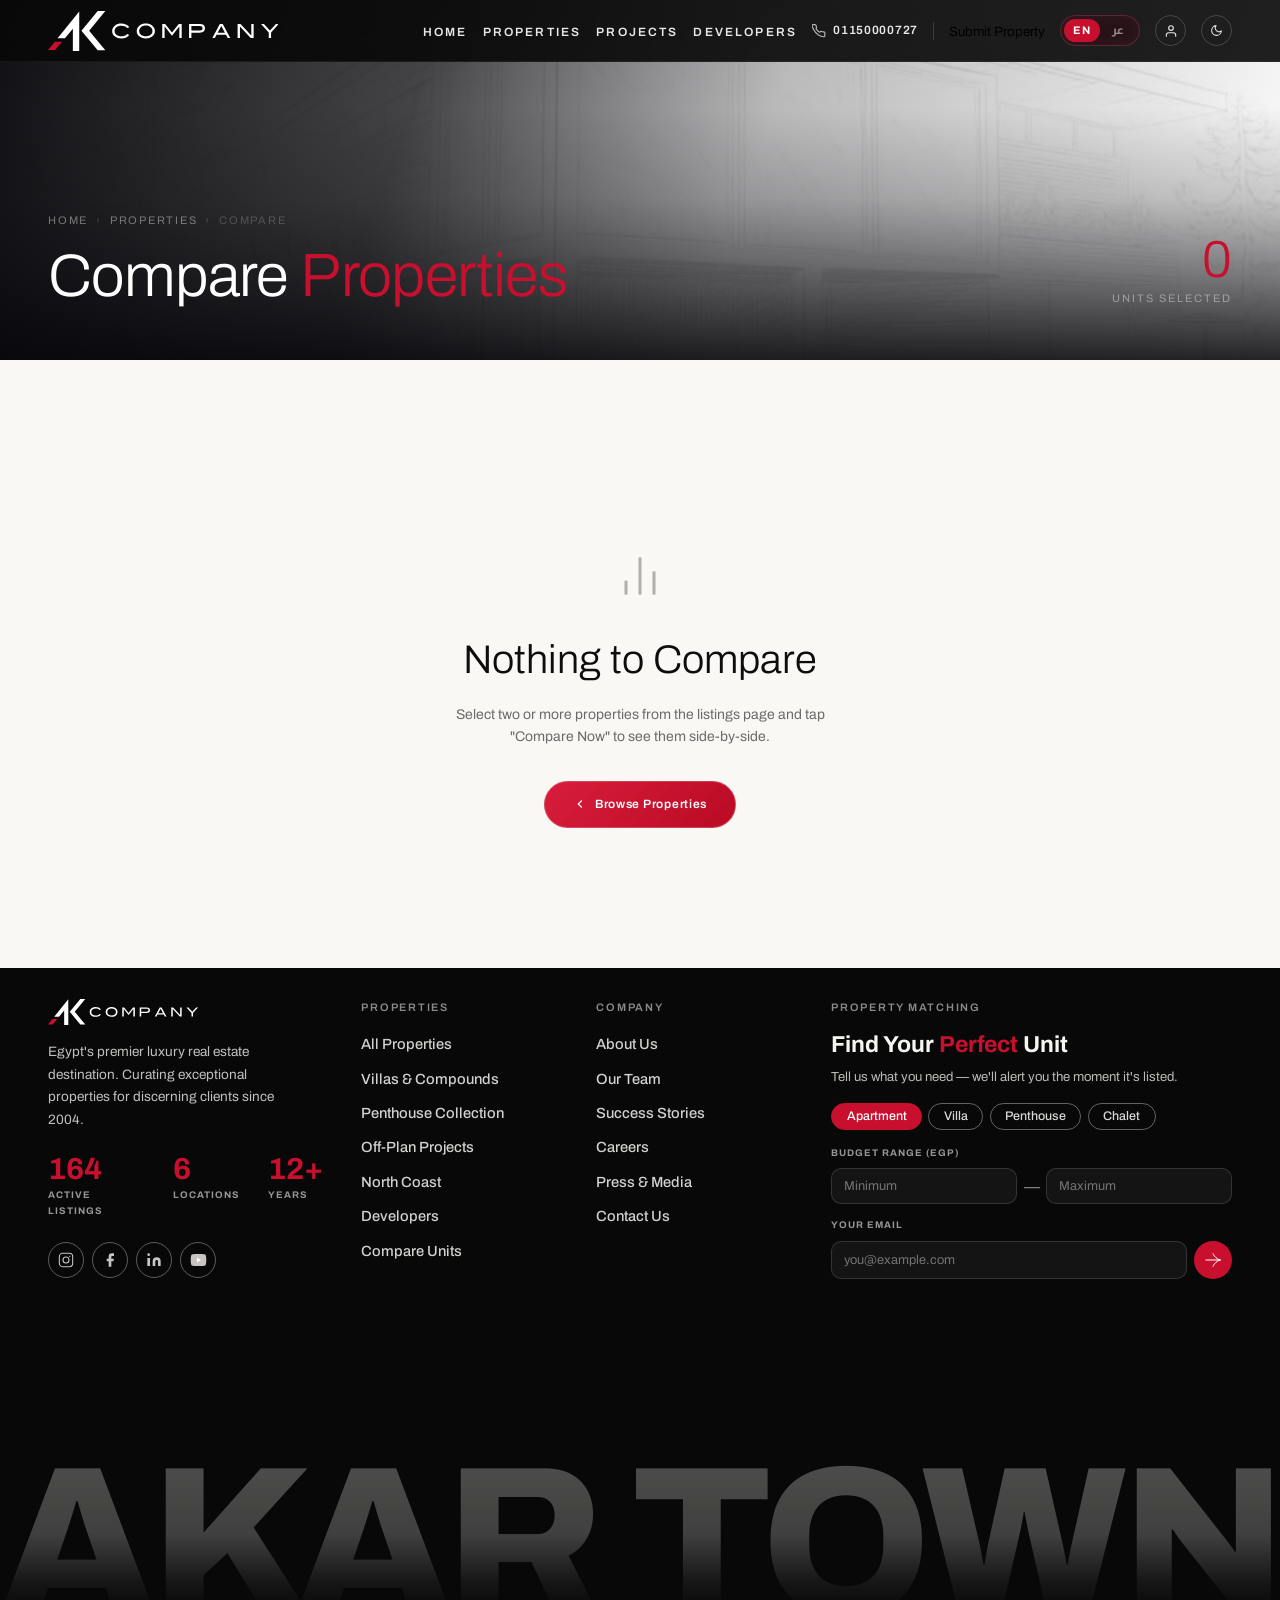
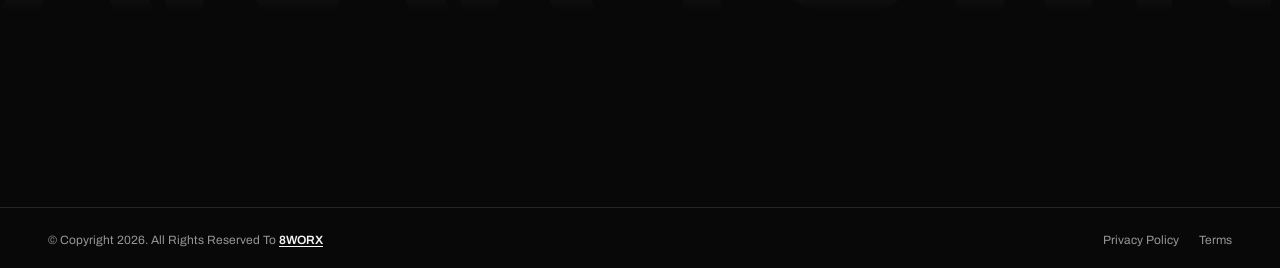
<file: compare.html>
﻿<!doctype html>
<html lang="en" data-theme="light">
  <head>
    <meta charset="UTF-8" />
    <meta name="viewport" content="width=device-width, initial-scale=1.0" />
    <title>Compare Properties — Akar Town</title>
    <link rel="icon" type="image/svg+xml" href="favicon.svg" />
    <link rel="shortcut icon" href="favicon.svg" />
    <link rel="preconnect" href="https://fonts.googleapis.com" />
    <link rel="preconnect" href="https://fonts.gstatic.com" crossorigin />
    <link
      href="https://fonts.googleapis.com/css2?family=Archivo:ital,wght@0,300;0,400;0,500;0,600;0,700;1,300;1,400&family=Cormorant+Garamond:ital,wght@0,300;0,400;0,500;0,600;1,300;1,400&family=Noto+Kufi+Arabic:wght@300;400;500;600&display=swap"
      rel="stylesheet"
    />
    <style>
      :root {
        --bg: #faf8f5;
        --ink: #0d0d0d;
        --ink-60: rgba(13, 13, 13, 0.6);
        --ink-30: rgba(13, 13, 13, 0.3);
        --ink-10: rgba(13, 13, 13, 0.1);
        --gold: #c8102e;
        --gold-lt: #c8102e;
        --gold-dk: #c8102e;
        --red: #cc2222;
        --green: #1e7e52;
        --white: #fff;
        --font-body: "Archivo", system-ui, sans-serif;
        --font-body-rtl: "Noto Kufi Arabic", system-ui, sans-serif;
        --nav-h: 62px;
        --ease-smooth: cubic-bezier(0.76, 0, 0.24, 1);
        --ease-out: cubic-bezier(0.16, 1, 0.3, 1);
        --lw: 196px;
      }
      *,
      *::before,
      *::after {
        margin: 0;
        padding: 0;
        box-sizing: border-box;
      }
      html {
        font-family: var(--font-body);
        font-size: 16px;
        -webkit-font-smoothing: antialiased;
        overflow-x: hidden;
      }
      body {
        background: var(--bg);
        color: var(--ink);
        min-height: 100vh;
        line-height: 1.6;
        overflow-x: hidden;
      }
      button {
        border: none;
        background: none;
        cursor: pointer;
        font-family: inherit;
      }
      a {
        text-decoration: none;
        color: inherit;
      }
      em { font-style: normal; }
      img,
      svg {
        display: block;
        max-width: 100%;
      }
      ::selection {
        background: var(--gold);
        color: #ffffff;
      }

      /* ── NAVBAR ── */
      .navbar {
        position: fixed;
        inset: 0 0 auto 0;
        z-index: 200;
        height: var(--nav-h);
        padding: 0 48px;
        display: flex;
        align-items: center;
        justify-content: space-between;
        background: rgba(8, 8, 8, 0.9);
        backdrop-filter: blur(48px) saturate(180%);
        -webkit-backdrop-filter: blur(48px) saturate(180%);
        border-bottom: 1px solid rgba(255, 255, 255, 0.06);
          0 1px 0 rgba(255, 255, 255, 0.04),
          0 8px 40px rgba(0, 0, 0, 0.4);
      }
      .navbar__logo {
        display: flex;
        align-items: center;
        flex-shrink: 0;
      }
      .navbar__right {
        display: flex;
        align-items: center;
        gap: 15px;
      }
      .navbar__nav {
        display: flex;
        align-items: center;
        gap: 15px;
        list-style: none;
      }
      .navbar__nav a {
        font-family: var(--font-body-ltr);
        font-size: 12px;
        font-weight: 600;
        letter-spacing: 0.18em;
        text-transform: uppercase;
        color: rgba(255, 255, 255, 0.9);
        position: relative;
        transition: color 0.25s ease;
      }
      .navbar__nav a::after {
        content: "";
        position: absolute;
        bottom: -5px;
        left: 0;
        width: 0;
        height: 1px;
        background: var(--gold);
        transition: width 0.38s var(--ease-smooth);
      }
      .navbar__nav a:hover::after {
        width: 100%;
      }
      .navbar__sep {
        width: 1px;
        height: 18px;
        background: rgba(255, 255, 255, 0.15);
        flex-shrink: 0;
      }
      .btn-pill {
        display: inline-flex;
        align-items: center;
        gap: 8px;
        font-size: 11px;
        font-weight: 500;
        letter-spacing: 0.03em;
        padding: 9px 20px;
        line-height: 1;
        border-radius: 100px;
        white-space: nowrap;
        cursor: pointer;
        border: none;
        transition: all 0.35s var(--ease-out);
      }
      .btn-pill--fill {
        background: linear-gradient(135deg, rgba(215, 20, 52, 0.96) 0%, rgba(185, 10, 36, 1) 100%);
        backdrop-filter: blur(20px);
        -webkit-backdrop-filter: blur(20px);
        border: 1px solid rgba(255, 255, 255, 0.2);
        color: #ffffff;
      }
      .btn-pill--fill:hover {
        background: linear-gradient(135deg, rgba(225, 25, 58, 0.98) 0%, rgba(200, 16, 46, 1) 100%);
      }
      .navbar__actions .btn-pill {
        font-size: 11px;
        font-weight: 650;
        letter-spacing: 0.055em;
        padding: 8px 20px;
      }
      @media (max-width: 768px) {
        .navbar { padding: 0 20px; }
      }

      /* ── RTL / Arabic base ── */
      [dir="rtl"],
      [lang="ar"],
      :lang(ar) {
        font-family: var(--font-body-rtl);
        direction: rtl;
        text-align: right;
        letter-spacing: 0;
        text-transform: none;
      }

      /* ── Language Toggle ── */
      /* ── Lang slide toggle ── */
      .lang-toggle {
        position: relative;
        display: flex;
        align-items: center;
        width: 80px;
        height: 31px;
        border-radius: 100px;
        background: rgba(160, 50, 72, 0.18);
        border: 1px solid rgba(160, 50, 72, 0.45);
        backdrop-filter: blur(10px);
        -webkit-backdrop-filter: blur(10px);
        padding: 3px;
        cursor: pointer;
        flex-shrink: 0;
        outline: none;
        transition:
          box-shadow 0.3s ease,
          border-color 0.3s ease;
      }
      .lang-toggle:hover {
        border-color: rgba(160, 50, 72, 0.7);
      }
      [dir="rtl"] .lang-toggle {
        margin-left: 0;
        margin-right: 12px;
      }
      .lang-toggle:focus-visible {
      }
      .lang-toggle__en,
      .lang-toggle__ar {
        flex: 1;
        text-align: center;
        font-size: 11px;
        font-weight: 700;
        letter-spacing: 0.05em;
        position: relative;
        z-index: 1;
        transition: color 0.3s ease;
        user-select: none;
        line-height: 1;
      }
      .lang-toggle__en {
        font-family: "Archivo", system-ui, sans-serif;
        color: #fff;
      }
      .lang-toggle__ar {
        font-family: "Noto Kufi Arabic", system-ui, sans-serif;
        color: rgba(255, 255, 255, 0.5);
      }
      html[lang="ar"] .lang-toggle__en {
        color: rgba(255, 255, 255, 0.5);
      }
      html[lang="ar"] .lang-toggle__ar {
        color: #fff;
      }
      .lang-toggle__knob {
        position: absolute;
        top: 3px;
        left: 3px;
        width: calc(50% - 3px);
        height: calc(100% - 6px);
        background: var(--gold);
        border-radius: 100px;
        transition: transform 0.35s cubic-bezier(0.34, 1.56, 0.64, 1);
        z-index: 0;
      }
      html[lang="ar"] .lang-toggle__knob {
        transform: translateX(100%);
      }

      /* ── RTL overrides ── */
      [dir="rtl"] .navbar__nav a {
        font-family: var(--font-body-rtl);
        letter-spacing: 0.02em;
        text-transform: none;
      }
      [dir="rtl"] .btn-slide svg,
      [dir="rtl"] .btn-pill svg {
        transform: scaleX(-1);
      }
      [dir="rtl"] .btn-slide svg:hover,
      [dir="rtl"] .btn-pill svg:hover {
        transform: scaleX(-1) translateX(-4px);
      }
      /* ── RTL page hero ── */
      [dir="rtl"] .page-hero__title {
        font-family: var(--font-body-rtl);
      }
      [dir="rtl"] .page-hero__meta {
        text-align: left;
      }
      [dir="rtl"] .page-hero__bread {
        flex-direction: row-reverse;
        text-transform: none;
        letter-spacing: 0.02em;
      }
      [dir="rtl"] .page-hero__bread .bread-sep {
        display: inline-block;
        transform: scaleX(-1);
      }
      /* ── RTL prop-col accordion ── */
      [dir="rtl"] .prop-col-card__num {
        left: auto;
        right: 16px;
      }
      [dir="rtl"] .prop-col-card__rm {
        right: auto;
        left: 14px;
      }
      [dir="rtl"] .prop-col-card {
        border-right: none;
        border-left: 1px solid rgba(255, 255, 255, 0.04);
      }
      [dir="rtl"] .prop-col-card:last-child {
        border-left: none;
      }
      [dir="rtl"] .prop-col-card__body {
        left: auto;
        right: 0;
      }
      [dir="rtl"] .prop-col-add {
        border-left: none;
        border-right: 1px solid rgba(255, 255, 255, 0.06);
      }
      /* ── RTL sticky strip ── */
      [dir="rtl"] .sticky-strip__lbl {
        border-right: none;
        border-left: 1px solid rgba(255, 255, 255, 0.06);
        padding-right: 0;
        padding-left: 16px;
      }
      [dir="rtl"] .sticky-prop {
        border-right: none;
        border-left: 1px solid rgba(255, 255, 255, 0.05);
      }
      [dir="rtl"] .sticky-prop:last-child {
        border-left: none;
      }
      /* ── RTL compare table ── */
      [dir="rtl"] .cmp-lbl {
        left: auto;
        right: 0;
        padding: 20px 0 20px 20px;
      }
      [dir="rtl"] .cmp-sec__lbl {
        left: auto;
        right: 0;
        padding: 32px 0 14px 20px;
      }
      [dir="rtl"] .cmp-sec__lbl-text::after {
        background: linear-gradient(to left, var(--gold-lt), transparent);
      }
      [dir="rtl"] .cmp-bar-fill {
        background: linear-gradient(to left, var(--gold-dk), var(--gold));
      }
      [dir="rtl"] .cmp-cell--best::after {
        background: linear-gradient(to left, var(--gold), var(--gold-lt));
        left: auto;
        right: 0;
      }
      [dir="rtl"] .cmp-sec__cell {
        border-left: none;
        border-right: 1px solid var(--ink-10);
      }
      [dir="rtl"] .cmp-cell {
        border-left: none;
        border-right: 1px solid rgba(13, 13, 13, 0.04);
      }
      /* ── RTL CTA section ── */
      [dir="rtl"] .cta-heading {
        font-family: var(--font-body-rtl);
      }
      [dir="rtl"] .btn-outline-dark,
      [dir="rtl"] .btn-gold-pill {
        letter-spacing: 0.02em;
        text-transform: none;
        font-family: var(--font-body-rtl);
      }
      /* ── RTL footer ── */
      [dir="rtl"] .footer__label {
        letter-spacing: 0.04em;
      }

      /* ── PAGE HERO ── */
      .page-hero {
        padding-top: var(--nav-h);
        background: #06060a url("why-bg.jpeg") center 38% / cover no-repeat;
        position: relative;
        overflow: hidden;
        min-height: 360px;
        display: flex;
        flex-direction: column;
        justify-content: flex-end;
      }
      .page-hero::before {
        content: "";
        position: absolute;
        inset: 0;
        z-index: 0;
        background:
          linear-gradient(108deg,
            rgba(6, 6, 10, 0.96) 0%,
            rgba(6, 6, 10, 0.75) 32%,
            rgba(6, 6, 10, 0.28) 58%,
            transparent 100%
          ),
          linear-gradient(to top,
            rgba(6, 6, 10, 0.88) 0%,
            rgba(6, 6, 10, 0.2) 45%,
            transparent 70%
          );
        pointer-events: none;
      }
      .page-hero__inner {
        position: relative;
        z-index: 1;
        max-width: 1320px;
        padding: 56px 48px 52px;
        display: flex;
        align-items: flex-end;
        justify-content: space-between;
        gap: 40px;
      }
      .page-hero__bread {
        display: flex;
        align-items: center;
        gap: 8px;
        font-size: 11px;
        letter-spacing: 0.16em;
        text-transform: uppercase;
        color: rgba(255, 255, 255, 0.4);
        margin-bottom: 14px;
      }
      .page-hero__bread a {
        color: rgba(255, 255, 255, 0.4);
        transition: color 0.2s;
      }
      .page-hero__bread a:hover {
        color: var(--gold);
      }
      .page-hero__bread span {
        color: rgba(255, 255, 255, 0.2);
      }
      .page-hero__title {
        font-family: var(--font-body);
        font-size: clamp(34px, 5vw, 60px);
        font-weight: 300;
        letter-spacing: -0.01em;
        color: #fff;
        line-height: 1.05;
      }
      .page-hero__title em {
        font-style: normal;
        color: var(--gold);
        font-size: 1.02em;
      }
      .page-hero__meta {
        text-align: right;
        flex-shrink: 0;
      }
      .page-hero__count {
        font-family: var(--font-body);
        font-size: 52px;
        font-weight: 300;
        color: var(--gold);
        line-height: 1;
      }
      .page-hero__count-label {
        font-size: 11px;
        letter-spacing: 0.18em;
        text-transform: uppercase;
        color: rgba(255, 255, 255, 0.4);
        margin-top: 4px;
      }

      /* ── PROPERTY IMAGE COLUMNS (accordion) ── */
      .prop-cols {
        background: #111;
        border-top: 1px solid rgba(255, 255, 255, 0.06);
      }
      .prop-cols__inner {
        max-width: 1320px;
        margin: 0 auto;
        padding: 0 48px;
        display: flex;
        overflow: hidden;
      }
      .prop-col-card {
        flex: 1;
        min-width: 0;
        position: relative;
        overflow: hidden;
        height: 260px;
        cursor: pointer;
        transition: flex 0.5s var(--ease-out);
        border-right: 1px solid rgba(255, 255, 255, 0.04);
      }
      .prop-col-card:last-child {
        border-right: none;
      }
      .prop-col-card:hover {
        flex: 1.55;
      }
      .prop-col-card__img {
        position: absolute;
        inset: 0;
        width: 100%;
        height: 100%;
        object-fit: cover;
        transition:
          transform 0.7s var(--ease-smooth),
          filter 0.5s;
        filter: brightness(0.7) saturate(0.9);
      }
      .prop-col-card:hover .prop-col-card__img {
        transform: scale(1.06);
        filter: brightness(0.8) saturate(1.1);
      }
      .prop-col-card__grad {
        position: absolute;
        inset: 0;
        background: linear-gradient(
          to top,
          rgba(0, 0, 0, 0.9) 0%,
          rgba(0, 0, 0, 0.35) 55%,
          rgba(0, 0, 0, 0.05) 100%
        );
      }
      .prop-col-card__num {
        position: absolute;
        top: 16px;
        left: 16px;
        z-index: 4;
        width: 24px;
        height: 24px;
        border-radius: 50%;
        background: var(--gold);
        color: #ffffff;
        font-size: 10px;
        font-weight: 700;
        display: flex;
        align-items: center;
        justify-content: center;
      }
      .prop-col-card__rm {
        position: absolute;
        top: 14px;
        right: 14px;
        z-index: 4;
        width: 26px;
        height: 26px;
        border-radius: 50%;
        background: rgba(0, 0, 0, 0.45);
        backdrop-filter: blur(8px);
        border: 1px solid rgba(255, 255, 255, 0.12);
        color: rgba(255, 255, 255, 0.6);
        display: flex;
        align-items: center;
        justify-content: center;
        transition: all 0.2s;
      }
      .prop-col-card__rm:hover {
        background: rgba(204, 34, 34, 0.65);
        border-color: var(--red);
        color: #fff;
      }
      .prop-col-card__body {
        position: absolute;
        bottom: 0;
        left: 0;
        right: 0;
        padding: 16px 18px 20px;
        z-index: 3;
      }
      .prop-col-card__type {
        font-size: 9px;
        font-weight: 700;
        letter-spacing: 0.2em;
        text-transform: uppercase;
        color: var(--gold);
        margin-bottom: 5px;
      }
      .prop-col-card__name {
        font-family: var(--font-body);
        font-size: clamp(14px, 1.8vw, 20px);
        font-weight: 300;
        color: #fff;
        line-height: 1.2;
        margin-bottom: 6px;
        white-space: nowrap;
        overflow: hidden;
        text-overflow: ellipsis;
      }
      .prop-col-card:hover .prop-col-card__name {
        white-space: normal;
      }
      .prop-col-card__price {
        font-family: var(--font-body);
        font-size: clamp(16px, 2.2vw, 24px);
        font-weight: 600;
        color: var(--gold);
        line-height: 1;
      }
      .prop-col-card__price-lbl {
        font-size: 8px;
        letter-spacing: 0.12em;
        text-transform: uppercase;
        color: rgba(255, 255, 255, 0.45);
        margin-top: 2px;
      }

      /* Add more card */
      .prop-col-add {
        flex: 0 0 110px;
        display: flex;
        flex-direction: column;
        align-items: center;
        justify-content: center;
        gap: 10px;
        background: rgba(255, 255, 255, 0.03);
        border-left: 1px solid rgba(255, 255, 255, 0.06);
        padding: 20px;
        cursor: pointer;
        color: rgba(255, 255, 255, 0.35);
        transition: all 0.3s;
        text-decoration: none;
      }
      .prop-col-add:hover {
        background: rgba(200, 16, 46, 0.07);
        color: var(--gold);
      }
      .prop-col-add__ring {
        width: 38px;
        height: 38px;
        border-radius: 50%;
        border: 1.5px solid currentColor;
        display: flex;
        align-items: center;
        justify-content: center;
      }
      .prop-col-add__lbl {
        font-size: 9px;
        letter-spacing: 0.14em;
        text-transform: uppercase;
        text-align: center;
      }

      /* ── STICKY MINI HEADER ── */
      .sticky-strip {
        position: fixed;
        top: var(--nav-h);
        left: 0;
        right: 0;
        z-index: 150;
        background: rgba(10, 10, 10, 0.95);
        backdrop-filter: blur(24px);
        -webkit-backdrop-filter: blur(24px);
        border-bottom: 1px solid rgba(255, 255, 255, 0.06);
        transform: translateY(-100%);
        transition: transform 0.4s var(--ease-out);
        overflow: hidden;
      }
      .sticky-strip.is-visible {
        transform: translateY(0);
      }
      .sticky-strip__inner {
        max-width: 1320px;
        margin: 0 auto;
        padding: 0 48px;
        display: flex;
        align-items: stretch;
      }
      .sticky-strip__lbl {
        flex: 0 0 var(--lw);
        display: flex;
        align-items: center;
        font-size: 14px;
        font-weight: 700;
        letter-spacing: 0.14em;
        text-transform: uppercase;
        color: rgba(255, 255, 255, 0.55);
        border-right: 1px solid rgba(255, 255, 255, 0.06);
        padding-right: 16px;
      }
      .sticky-prop {
        flex: 1;
        display: flex;
        align-items: center;
        gap: 10px;
        padding: 8px 16px;
        border-right: 1px solid rgba(255, 255, 255, 0.05);
        min-width: 0;
      }
      .sticky-prop:last-child {
        border-right: none;
      }
      .sticky-prop__thumb {
        width: 34px;
        height: 34px;
        border-radius: 5px;
        object-fit: cover;
        flex-shrink: 0;
      }
      .sticky-prop__name {
        font-size: 18px;
        font-weight: 500;
        color: #fff;
        white-space: nowrap;
        overflow: hidden;
        text-overflow: ellipsis;
      }
      .sticky-prop__price {
        font-size: 14px;
        color: var(--gold);
      }

      /* ── COMPARE TABLE ── */
      .cmp-wrap {
        max-width: 1320px;
        margin: 0 auto;
        padding: 0 48px;
      }
      .cmp-scroll {
        overflow-x: auto;
        -webkit-overflow-scrolling: touch;
        padding-bottom: 2px;
      }
      .cmp-scroll::-webkit-scrollbar {
        height: 3px;
      }
      .cmp-scroll::-webkit-scrollbar-track {
        background: var(--ink-10);
      }
      .cmp-scroll::-webkit-scrollbar-thumb {
        background: var(--gold);
        border-radius: 2px;
      }

      .cmp-grid {
        display: block;
        min-width: max-content;
      }

      /* Section header row */
      .cmp-sec {
        display: flex;
        align-items: stretch;
        border-bottom: 1px solid var(--ink-10);
        margin-top: 8px;
      }
      .cmp-sec__lbl {
        flex: 0 0 var(--lw);
        position: sticky;
        left: 0;
        z-index: 10;
        background: var(--bg);
        padding: 32px 20px 14px 0;
        display: flex;
        align-items: flex-end;
      }
      .cmp-sec__lbl-text {
        font-family: var(--font-body);
        font-size: 15px;
        letter-spacing: 0.02em;
        color: var(--gold);
        font-weight: 400;
        display: inline-flex;
        align-items: center;
        gap: 10px;
      }
      .cmp-sec__lbl-text::after {
        content: "";
        display: block;
        width: 28px;
        height: 1px;
        background: linear-gradient(to right, var(--gold-lt), transparent);
      }
      .cmp-sec__cells {
        flex: 1;
        display: flex;
      }
      .cmp-sec__cell {
        flex: 1;
        min-width: 230px;
        padding: 32px 24px 14px;
        border-left: 1px solid var(--ink-10);
      }

      /* Data rows */
      .cmp-row {
        display: flex;
        align-items: stretch;
        border-bottom: 1px solid rgba(13, 13, 13, 0.045);
        transition: background 0.15s;
      }
      .cmp-row:hover {
        background: rgba(200, 16, 46, 0.018);
      }
      .cmp-lbl {
        flex: 0 0 var(--lw);
        position: sticky;
        left: 0;
        z-index: 10;
        background: var(--bg);
        padding: 20px 20px 20px 0;
        display: flex;
        align-items: center;
        font-size: 11px;
        letter-spacing: 0.12em;
        text-transform: uppercase;
        color: var(--ink-60);
        font-weight: 600;
        transition: background 0.15s;
      }
      .cmp-row:hover .cmp-lbl {
        background: rgba(250, 248, 245, 0.99);
      }
      .cmp-cells {
        flex: 1;
        display: flex;
      }
      .cmp-cell {
        flex: 1;
        min-width: 230px;
        padding: 20px 24px;
        display: flex;
        flex-direction: column;
        justify-content: center;
        border-left: 1px solid rgba(13, 13, 13, 0.04);
        position: relative;
        transition: background 0.15s;
      }
      .cmp-row:hover .cmp-cell {
        background: rgba(200, 16, 46, 0.015);
      }

      /* Best cell highlight */
      .cmp-cell--best {
        background: rgba(200, 16, 46, 0.055);
      }
      .cmp-cell--best::after {
        content: "";
        position: absolute;
        top: 0;
        left: 0;
        right: 0;
        height: 2px;
        background: linear-gradient(to right, var(--gold), var(--gold-lt));
      }

      /* Cell content types */
      .cmp-val {
        font-family: var(--font-body);
        font-size: 30px;
        font-weight: 400;
        color: var(--ink);
        line-height: 1;
        display: flex;
        align-items: baseline;
        gap: 5px;
        flex-wrap: wrap;
      }
      .cmp-val__unit {
        font-size: 13px;
        color: var(--ink-30);
        font-family: var(--font-body);
        font-weight: 400;
      }
      .cmp-text {
        font-size: 15px;
        color: var(--ink);
        font-weight: 400;
      }
      .cmp-loc {
        font-size: 14px;
        color: var(--ink-60);
        display: flex;
        align-items: flex-start;
        gap: 6px;
        line-height: 1.4;
      }
      .cmp-loc svg {
        flex-shrink: 0;
        margin-top: 3px;
        color: var(--gold);
      }

      .best-badge {
        display: inline-flex;
        align-items: center;
        gap: 4px;
        font-size: 9px;
        font-weight: 700;
        letter-spacing: 0.12em;
        text-transform: uppercase;
        color: var(--gold-dk);
        background: rgba(255, 255, 255, 0.12);
        backdrop-filter: blur(8px);
        -webkit-backdrop-filter: blur(8px);
        border: 1.5px solid rgba(200, 16, 46, 0.35);
        border-radius: 100px;
        padding: 3px 10px;
        margin-top: 6px;
        align-self: flex-start;
      }

      /* Bar chart */
      .cmp-bar-track {
        height: 3px;
        background: var(--ink-10);
        border-radius: 3px;
        overflow: hidden;
        margin-top: 8px;
        width: 100%;
      }
      .cmp-bar-fill {
        height: 100%;
        border-radius: 3px;
        background: linear-gradient(to right, var(--gold-dk), var(--gold));
        width: 0;
        transition: width 1.1s var(--ease-out);
      }

      /* Status pill — matches listings badge style */
      .cmp-status {
        display: inline-flex;
        align-items: center;
        gap: 5px;
        width: fit-content;
        font-size: 11px;
        font-weight: 600;
        letter-spacing: 0.1em;
        text-transform: uppercase;
        padding: 6px 14px;
        border-radius: 100px;
      }
      .cmp-status--sale {
        background: rgba(30, 126, 82, 0.1);
        color: var(--green);
        border: 1.5px solid rgba(30, 126, 82, 0.22);
      }
      .cmp-status--rent {
        background: rgba(13, 13, 13, 0.06);
        color: var(--ink-60);
        border: 1.5px solid var(--ink-10);
      }
      .cmp-status--offplan {
        background: rgba(200, 16, 46, 0.1);
        color: var(--gold-dk);
        border: 1.5px solid rgba(200, 16, 46, 0.28);
      }

      /* Amenity chips — pill style, content-fitted */
      .cmp-amenities {
        display: flex;
        flex-wrap: wrap;
        gap: 7px;
      }
      .cmp-tag {
        display: inline-flex;
        align-items: center;
        gap: 5px;
        width: fit-content;
        font-size: 11px;
        letter-spacing: 0.04em;
        font-weight: 500;
        padding: 7px 14px;
        border-radius: 100px;
        white-space: nowrap;
      }
      .cmp-tag--yes {
        background: rgba(200, 16, 46, 0.08);
        border: 1.5px solid rgba(200, 16, 46, 0.32);
        color: var(--gold-dk);
      }
      .cmp-tag--no {
        background: rgba(13, 13, 13, 0.04);
        border: 1.5px solid var(--ink-10);
        color: var(--ink-30);
        text-decoration: line-through;
      }

      /* Agent */
      .cmp-agent {
        display: flex;
        align-items: center;
        gap: 12px;
      }
      .cmp-agent__img {
        width: 40px;
        height: 40px;
        border-radius: 50%;
        object-fit: cover;
        border: 2px solid rgba(200, 16, 46, 0.4);
        flex-shrink: 0;
      }
      .cmp-agent__name {
        font-size: 14px;
        font-weight: 500;
        color: var(--ink);
      }
      .cmp-agent__role {
        font-size: 10px;
        letter-spacing: 0.1em;
        text-transform: uppercase;
        color: var(--ink-30);
        margin-top: 1px;
      }

      /* ── CTA SECTION ── */
      .cta-section {
        background: #0d0d0d;
        padding: 80px 0;
        position: relative;
        overflow: hidden;
        margin-top: 64px;
      }
      .cta-section::before {
        content: "";
        position: absolute;
        inset: 0;
        background: linear-gradient(
          135deg,
          rgba(200, 16, 46, 0.09) 0%,
          transparent 55%
        );
        pointer-events: none;
      }
      .cta-inner {
        max-width: 1320px;
        margin: 0 auto;
        padding: 0 48px;
      }
      .cta-heading {
        font-family: var(--font-body);
        font-size: clamp(28px, 3.5vw, 48px);
        font-weight: 300;
        color: #fff;
        text-align: center;
        margin-bottom: 8px;
      }
      .cta-heading em {
        font-style: normal;
        color: var(--gold);
      }
      .cta-sub {
        font-size: 13px;
        color: rgba(255, 255, 255, 0.38);
        text-align: center;
        margin-bottom: 48px;
      }
      .cta-cards {
        display: flex;
        gap: 16px;
        flex-wrap: wrap;
      }
      .cta-card {
        flex: 1;
        min-width: 200px;
        background: rgba(255, 255, 255, 0.04);
        border: 1px solid rgba(255, 255, 255, 0.07);
        border-radius: 16px;
        overflow: hidden;
        transition: all 0.35s var(--ease-out);
      }
      .cta-card:hover {
        background: rgba(255, 255, 255, 0.06);
        border-color: rgba(200, 16, 46, 0.28);
        transform: translateY(-4px);
      }
      .cta-card__img {
        aspect-ratio: 16/9;
        width: 100%;
        object-fit: cover;
        opacity: 0.8;
        transition: opacity 0.4s;
        display: block;
      }
      .cta-card:hover .cta-card__img {
        opacity: 1;
      }
      .cta-card__body {
        padding: 18px;
      }
      .cta-card__type {
        font-size: 9px;
        font-weight: 700;
        letter-spacing: 0.2em;
        text-transform: uppercase;
        color: var(--gold);
        margin-bottom: 8px;
      }
      .cta-card__title {
        font-family: var(--font-body);
        font-size: 22px;
        font-weight: 300;
        color: #fff;
        margin-bottom: 4px;
        line-height: 1.15;
      }
      .cta-card__price {
        font-size: 14px;
        color: var(--gold);
        font-weight: 500;
        margin-bottom: 18px;
        letter-spacing: 0.01em;
      }
      .cta-card__btns {
        display: flex;
        gap: 8px;
      }

      /* btn-pill adapted for dark CTA background */
      .btn-outline-dark {
        flex: 1;
        display: inline-flex;
        align-items: center;
        justify-content: center;
        gap: 6px;
        padding: 11px 16px;
        border-radius: 100px;
        background: rgba(255, 255, 255, 0.08);
        backdrop-filter: blur(20px) saturate(180%);
        -webkit-backdrop-filter: blur(20px) saturate(180%);
        border: 1px solid rgba(255, 255, 255, 0.22);
        font-size: 11px;
        font-weight: 500;
        letter-spacing: 0.06em;
        text-transform: uppercase;
        color: rgba(255, 255, 255, 0.8);
        white-space: nowrap;
        transition: all 0.3s var(--ease-out);
      }
      .btn-outline-dark:hover {
        background: rgba(255, 255, 255, 0.14);
        border-color: rgba(255, 255, 255, 0.4);
        color: #fff;
        transform: translateY(-1px);
      }

      .btn-gold-pill {
        flex: 1;
        display: inline-flex;
        align-items: center;
        justify-content: center;
        gap: 6px;
        padding: 11px 16px;
        border-radius: 100px;
        background: linear-gradient(135deg, rgba(215, 20, 52, 0.96) 0%, rgba(185, 10, 36, 1) 100%);
        backdrop-filter: blur(20px);
        -webkit-backdrop-filter: blur(20px);
        border: 1px solid rgba(255, 255, 255, 0.2);
        color: #ffffff;
        font-size: 11px;
        font-weight: 700;
        letter-spacing: 0.06em;
        text-transform: uppercase;
        white-space: nowrap;
        transition: all 0.3s var(--ease-out);
      }
      .btn-gold-pill:hover {
        background: linear-gradient(135deg, rgba(225, 25, 58, 0.98) 0%, rgba(200, 16, 46, 1) 100%);
        transform: translateY(-2px);
      }

      /* ── EMPTY STATE ── */
      .empty {
        display: flex;
        flex-direction: column;
        align-items: center;
        justify-content: center;
        padding: 140px 48px;
        text-align: center;
      }
      .empty__icon {
        color: var(--ink-30);
        margin-bottom: 24px;
      }
      .empty__title {
        font-family: var(--font-body);
        font-size: 40px;
        font-weight: 300;
        color: var(--ink);
        margin-bottom: 12px;
      }
      .empty__sub {
        font-size: 14px;
        color: var(--ink-60);
        margin-bottom: 32px;
        max-width: 380px;
      }
      .btn-back {
        display: inline-flex;
        align-items: center;
        gap: 8px;
        padding: 13px 28px;
        border-radius: 100px;
        background: linear-gradient(135deg, rgba(215, 20, 52, 0.96) 0%, rgba(185, 10, 36, 1) 100%);
        backdrop-filter: blur(20px);
        -webkit-backdrop-filter: blur(20px);
        border: 1px solid rgba(255, 255, 255, 0.2);
        color: #ffffff;
        font-size: 12px;
        font-weight: 600;
        letter-spacing: 0.06em;
        transition: all 0.3s var(--ease-out);
      }
      .btn-back:hover {
        background: linear-gradient(135deg, rgba(225, 25, 58, 0.98) 0%, rgba(200, 16, 46, 1) 100%);
        transform: translateY(-2px);
      }

            /* ── site-wrap ── */
            .site-wrap {
              position: relative;
              background: var(--bg);
              display: flow-root;
            }

            /* ── Footer: static in normal flow ── */
            .site-footer {
              position: relative;
              width: 100%;
              min-height: 100dvh;
              overflow: hidden;
              background: #080808;
              color: #fff;
            }
            .footer__bg {
              position: absolute;
              inset: 0;
              background-size: cover;
              background-position: center;
              filter: grayscale(0.35) brightness(0.42) contrast(1.1);
              transform: scale(1);
            }
            .footer__scrim {
              position: absolute;
              inset: 0;
              background: linear-gradient(0deg, #080808 12%, rgba(8, 8, 8, 0.05) 72%);
              pointer-events: none;
            }
            .site-footer__inner {
              position: relative;
              z-index: 1;
              padding: clamp(1.5rem, 3.5vh, 2.5rem) 0 clamp(1rem, 2vh, 1.5rem);
              min-height: 100dvh;
              display: flex;
              flex-direction: column;
              justify-content: space-between;
            }
            .site-footer__inner > * {
              flex-shrink: 0;
            }
            /* Constrain grid and bottom bar to readable width; let mark bleed full */
            .footer__grid,
            .footer__bottom {
              max-width: 1320px;
              width: 100%;
              margin-left: auto;
              margin-right: auto;
              padding-left: 48px;
              padding-right: 48px;
              box-sizing: border-box;
            }
            /* Full-width wordmark — JS fits it to exact available width */
            .footer__mark {
              position: relative;
              display: flex;
              justify-content: center;
              align-items: center;
              width: 100%;
              margin: clamp(1.5rem, 4vh, 3rem) 0;
              overflow: hidden;
              pointer-events: none;
            }
            .footer__mark-text {
              display: inline-block;
              font-weight: 800;
              letter-spacing: -0.03em;
              line-height: 0.86;
              white-space: nowrap;
              font-size: clamp(4.5rem, 16vw, 13rem);
              filter: grayscale(0.4) brightness(0.6) contrast(1.05);
              color: transparent;
              background-image: linear-gradient(
                180deg,
                rgba(246, 245, 242, 0.5) 0%,
                rgba(246, 245, 242, 0.4) 45%,
                rgba(246, 245, 242, 0.1) 72%,
                rgba(246, 245, 242, 0) 88%
              );
              -webkit-background-clip: text;
              background-clip: text;
              -webkit-text-fill-color: transparent;
              user-select: none;
            }

            /* ── Footer content CSS ── */
            .footer__grid {
              display: grid;
              grid-template-columns: 1.4fr 1fr 1fr 1.6fr;
              gap: clamp(1.5rem, 3vw, 2.5rem);
            }
            .footer__label {
              display: block;
              font-size: 0.68rem;
              font-weight: 600;
              letter-spacing: 0.16em;
              text-transform: uppercase;
              color: rgba(246, 245, 242, 0.55);
              margin-bottom: 0.9rem;
            }
            /* Brand column */
            .footer__brand-logo {
              display: block;
              margin-bottom: 1rem;
              text-decoration: none;
            }
            .footer__brand-logo svg {
              height: 26px;
              width: auto;
              display: block;
            }
            .footer__tagline {
              font-size: 0.85rem;
              line-height: 1.65;
              color: rgba(246, 245, 242, 0.78);
              max-width: 30ch;
              margin: 0 0 1.4rem;
            }
            .footer__stats {
              display: flex;
              gap: clamp(1rem, 2.5vw, 1.75rem);
              margin-bottom: 1.4rem;
            }
            .footer__stat-value {
              display: block;
              font-size: clamp(1.4rem, 2.5vw, 1.9rem);
              font-weight: 700;
              color: #C8102E;
              line-height: 1;
              margin-bottom: 0.28rem;
            }
            .footer__stat-label {
              display: block;
              font-size: 0.6rem;
              font-weight: 700;
              letter-spacing: 0.1em;
              text-transform: uppercase;
              color: rgba(246, 245, 242, 0.6);
            }
            .footer__socials {
              display: flex;
              gap: 0.5rem;
            }
            .footer__social-btn {
              display: flex;
              align-items: center;
              justify-content: center;
              width: 36px;
              height: 36px;
              border-radius: 50%;
              border: 1px solid rgba(246, 245, 242, 0.35);
              color: rgba(246, 245, 242, 0.8);
              text-decoration: none;
              transition: border-color 0.3s, color 0.3s;
            }
            .footer__social-btn:hover,
            .footer__social-btn:focus-visible {
              border-color: #f6f5f2;
              color: #f6f5f2;
            }
            /* Nav link columns */
            .footer__links {
              list-style: none;
              margin: 0;
              padding: 0;
              display: flex;
              flex-direction: column;
              gap: 0.55rem;
            }
            .footer__links a {
              font-size: 0.92rem;
              font-weight: 500;
              color: rgba(246, 245, 242, 0.85);
              text-decoration: none;
              transition: color 0.3s ease;
            }
            .footer__links a:hover,
            .footer__links a:focus-visible {
              color: #f6f5f2;
            }
            /* Property matching column */
            .footer__match-title {
              font-size: clamp(1.1rem, 1.8vw, 1.5rem);
              font-weight: 700;
              line-height: 1.2;
              color: #f6f5f2;
              margin: 0 0 0.5rem;
            }
            .footer__match-title em {
              font-style: normal;
              color: #C8102E;
            }
            .footer__match-desc {
              font-size: 0.82rem;
              line-height: 1.55;
              color: rgba(246, 245, 242, 0.75);
              margin: 0 0 1rem;
            }
            .footer__type-pills {
              display: flex;
              flex-wrap: wrap;
              gap: 0.4rem;
              margin-bottom: 1rem;
            }
            .footer__type-pill {
              padding: 0.38rem 0.9rem;
              border-radius: 99px;
              border: 1px solid rgba(246, 245, 242, 0.38);
              font-size: 0.78rem;
              font-weight: 500;
              color: rgba(246, 245, 242, 0.88);
              background: transparent;
              cursor: pointer;
              transition: background 0.2s, border-color 0.2s, color 0.2s;
              font-family: inherit;
              line-height: 1;
            }
            .footer__type-pill.is-active,
            .footer__type-pill:hover {
              background: #C8102E;
              border-color: #C8102E;
              color: #fff;
            }
            .footer__field-label {
              display: block;
              font-size: 0.6rem;
              font-weight: 700;
              letter-spacing: 0.1em;
              text-transform: uppercase;
              color: rgba(246, 245, 242, 0.6);
              margin-bottom: 0.45rem;
            }
            .footer__budget-row {
              display: flex;
              align-items: center;
              gap: 0.4rem;
              margin-bottom: 0.85rem;
            }
            .footer__budget-input {
              flex: 1;
              min-width: 0;
              padding: 10px 12px;
              border-radius: 10px;
              border: 1.5px solid rgba(246, 245, 242, 0.14);
              background: rgba(246, 245, 242, 0.05);
              color: #f6f5f2;
              font-size: 0.8rem;
              font-family: inherit;
            }
            .footer__budget-input::placeholder {
              color: rgba(246, 245, 242, 0.42);
            }
            .footer__budget-sep {
              color: rgba(246, 245, 242, 0.55);
              font-size: 1rem;
              flex-shrink: 0;
            }
            .footer__email-row {
              display: flex;
              gap: 0.45rem;
              align-items: stretch;
            }
            .footer__email-input {
              flex: 1;
              min-width: 0;
              padding: 10px 12px;
              border-radius: 10px;
              border: 1.5px solid rgba(246, 245, 242, 0.14);
              background: rgba(246, 245, 242, 0.05);
              color: #f6f5f2;
              font-size: 0.8rem;
              font-family: inherit;
            }
            .footer__email-input::placeholder {
              color: rgba(246, 245, 242, 0.42);
            }
            .footer__email-input:focus-visible,
            .footer__budget-input:focus-visible {
              outline: 1px solid rgba(246, 245, 242, 0.5);
              outline-offset: 2px;
            }
            .footer__match-submit {
              flex-shrink: 0;
              width: 38px;
              height: 38px;
              border-radius: 50%;
              background: #C8102E;
              color: #fff;
              border: none;
              cursor: pointer;
              display: flex;
              align-items: center;
              justify-content: center;
              transition: background 0.25s;
            }
            .footer__match-submit:hover {
              background: #a60d24;
            }
            /* Bottom bar */
            .footer__bottom {
              display: flex;
              flex-wrap: wrap;
              align-items: center;
              justify-content: space-between;
              gap: 0.75rem;
              padding-top: clamp(1rem, 2.5vh, 1.5rem);
              border-top: 1px solid rgba(246, 245, 242, 0.12);
              font-size: 0.75rem;
              color: rgba(246, 245, 242, 0.6);
            }
            .footer__credit-link {
              color: #f6f5f2;
              font-weight: 600;
              background-image: linear-gradient(currentColor, currentColor);
              background-repeat: no-repeat;
              background-position: 0 100%;
              background-size: 100% 1px;
              transition: background-size 0.35s ease;
              text-decoration: none;
            }
            .footer__credit-link:hover,
            .footer__credit-link:focus-visible {
              background-size: 0 1px;
              background-position: 100% 100%;
            }
            .footer__legal {
              display: flex;
              gap: 1.25rem;
            }
            .footer__legal a {
              color: rgba(246, 245, 242, 0.6);
              text-decoration: none;
              transition: color 0.3s ease;
            }
            .footer__legal a:hover,
            .footer__legal a:focus-visible {
              color: #f6f5f2;
            }
            /* Responsive */
            @media (max-width: 1024px) {
              .footer__grid {
                grid-template-columns: repeat(2, minmax(0, 1fr));
                row-gap: clamp(1.75rem, 5vh, 2.5rem);
              }
              .footer__col--match {
                grid-column: 1 / -1;
              }
            }
            @media (max-width: 620px) {
              .footer__grid {
                grid-template-columns: repeat(2, minmax(0, 1fr));
                column-gap: 1.25rem;
                row-gap: 1.75rem;
              }
              .footer__col--brand {
                grid-column: 1 / -1;
                order: 1;
              }
              .footer__col--match {
                grid-column: 1 / -1;
                order: 4;
              }
              .footer__links {
                gap: 0.45rem;
              }
              .footer__bottom {
                justify-content: flex-start;
              }
            }
            @media (max-width: 380px) {
              .footer__budget-row {
                flex-wrap: wrap;
              }
            }
      /* ── SCROLL REVEAL ── */
      .sr {
        opacity: 0;
        transform: translateY(22px);
        transition:
          opacity 0.65s var(--ease-out),
          transform 0.65s var(--ease-out);
      }
      .sr.in-view {
        opacity: 1;
        transform: none;
      }

      @media (max-width: 900px) {
        :root {
          --lw: 130px;
        }
        .page-hero__inner,
        .cmp-wrap,
        .cta-inner {
          padding-left: 24px;
          padding-right: 24px;
        }
        .prop-cols__inner {
          padding: 0 24px;
        }
        .sticky-strip__inner {
          padding: 0 24px;
        }
        .page-hero__inner {
          flex-direction: column;
          gap: 16px;
          padding-bottom: 36px;
        }
        .page-hero__meta {
          text-align: left;
        }
        .prop-col-card {
          height: 200px;
        }
      }
      @media (max-width: 600px) {
        :root {
          --lw: 100px;
        }
        .cmp-cell {
          min-width: 180px;
          padding: 16px 14px;
        }
        .cmp-val {
          font-size: 22px;
        }
        .cmp-text {
          font-size: 14px;
        }
        .cmp-loc {
          font-size: 13px;
        }
        .prop-col-add {
          flex: 0 0 80px;
        }
        .prop-col-card {
          height: 170px;
        }
        .empty {
          padding: 80px 24px;
        }
      }

      /* ─── HAMBURGER + MOBILE NAV ─── */
      .nav-hamburger {
        display: none;
        flex-direction: column;
        justify-content: center;
        gap: 5px;
        width: 36px;
        height: 36px;
        padding: 6px;
        cursor: pointer;
        flex-shrink: 0;
        border: none;
        background: none;
      }
      .nav-hamburger__bar {
        display: block;
        width: 22px;
        height: 1.5px;
        background: #fff;
        border-radius: 2px;
        transition: transform 0.3s ease, opacity 0.3s ease;
        pointer-events: none;
      }
      .nav-hamburger.is-open .nav-hamburger__bar:nth-child(1) { transform: translateY(6.5px) rotate(45deg); }
      .nav-hamburger.is-open .nav-hamburger__bar:nth-child(2) { opacity: 0; }
      .nav-hamburger.is-open .nav-hamburger__bar:nth-child(3) { transform: translateY(-6.5px) rotate(-45deg); }
      .mobile-nav {
        position: fixed;
        inset: 0;
        z-index: 199;
        display: flex;
        flex-direction: column;
        background: rgba(8, 8, 8, 0.97);
        backdrop-filter: blur(20px);
        -webkit-backdrop-filter: blur(20px);
        padding: calc(var(--nav-h) + 24px) 32px 48px;
        transform: translateX(100%);
        transition: transform 0.38s cubic-bezier(0.32,0,0.15,1);
        overflow-y: auto;
        pointer-events: none;
      }
      [dir="rtl"] .mobile-nav { transform: translateX(-100%); }
      .mobile-nav.is-open { transform: translateX(0); pointer-events: auto; }
      [dir="rtl"] .mobile-nav.is-open { transform: translateX(0); }
      .mobile-nav__list { list-style: none; display: flex; flex-direction: column; gap: 0; margin-bottom: 32px; }
      .mobile-nav__list li a {
        display: block;
        font-size: 28px;
        font-weight: 300;
        color: rgba(255,255,255,0.85);
        letter-spacing: -0.01em;
        padding: 16px 0;
        border-bottom: 1px solid rgba(255,255,255,0.07);
        transition: color 0.2s;
        font-family: var(--font-body, "Archivo", sans-serif);
        text-decoration: none;
      }
      [dir="rtl"] .mobile-nav__list li a { font-family: var(--font-body-rtl, "Noto Kufi Arabic", sans-serif); }
      .mobile-nav__list li a:hover, .mobile-nav__list li a.active { color: var(--gold); }
      .mobile-nav__cta { margin-top: auto; }
      .mobile-nav__cta button {
        width: 100%;
        padding: 15px 24px;
        border-radius: 100px;
        background: var(--gold);
        color: #fff;
        font-size: 13px;
        font-weight: 600;
        letter-spacing: 0.1em;
        text-transform: uppercase;
        border: none;
        cursor: pointer;
        font-family: inherit;
        transition: opacity 0.2s;
      }
      .mobile-nav__cta button:hover { opacity: 0.85; }
      .navbar__phone {
        display: inline-flex;
        align-items: center;
        gap: 7px;
        font-size: 12px;
        font-weight: 600;
        letter-spacing: 0.06em;
        color: rgba(255, 255, 255, 0.9);
        white-space: nowrap;
        flex-shrink: 0;
        transition: color 0.25s ease;
      }
      .navbar__phone:hover { color: #ffffff; }
      .navbar__phone svg { flex-shrink: 0; opacity: 0.75; }
      .mobile-nav__phone {
        display: inline-flex;
        align-items: center;
        gap: 8px;
        margin-top: 16px;
        font-size: 13px;
        font-weight: 600;
        letter-spacing: 0.06em;
        color: rgba(255, 255, 255, 0.75);
        transition: color 0.2s ease;
      }
      .mobile-nav__phone:hover { color: #fff; }
      .mobile-nav__phone svg { opacity: 0.7; }

      /* ─── ADDITIONAL RESPONSIVE ─── */
      @media (max-width: 900px) {
        .nav-hamburger { display: flex; }
        .navbar__nav, .navbar__sep, .navbar__actions, .navbar__phone { display: none; }
        /* Page hero count */
        .page-hero__count { font-size: 38px; }
        /* Footer stats */
        .site-footer__stat-n { font-size: 24px; }
        /* Empty state title */
        .empty__title { font-size: 28px; }
        /* Sticky strip overflow */
        .sticky-prop__name { font-size: 13px; white-space: nowrap; overflow: hidden; text-overflow: ellipsis; max-width: 100px; }
        .sticky-prop__price { font-size: 12px; }
      }
      @media (max-width: 600px) {
        /* ── Page hero: full mobile redesign ── */
        .page-hero__inner {
          align-items: center !important;
          text-align: center !important;
          padding: 40px 24px 44px !important;
          gap: 20px !important;
        }
        .page-hero__inner > div:first-child {
          display: flex;
          flex-direction: column;
          align-items: center;
        }
        .page-hero__bread {
          justify-content: center;
          margin-bottom: 16px;
        }
        .page-hero__title {
          font-size: clamp(26px, 7vw, 36px);
        }
        /* Count becomes a horizontal pill below the title */
        .page-hero__meta {
          display: inline-flex !important;
          flex-direction: row !important;
          align-items: center !important;
          gap: 10px !important;
          text-align: left !important;
          padding: 10px 20px 10px 14px;
          background: rgba(200, 16, 46, 0.1);
          border: 1px solid rgba(200, 16, 46, 0.22);
          border-radius: 100px;
          backdrop-filter: blur(12px);
          -webkit-backdrop-filter: blur(12px);
        }
        .page-hero__count {
          font-size: 32px !important;
          line-height: 1;
          min-width: 32px;
          text-align: center;
        }
        .page-hero__count-label {
          font-size: 10px;
          letter-spacing: 0.18em;
          margin-top: 0 !important;
          line-height: 1.4;
          max-width: 80px;
          color: rgba(255, 255, 255, 0.55);
        }

        .site-footer__stat-n { font-size: 20px; }
        .empty__title { font-size: 24px; }
      }
      @media (max-width: 480px) {
        .cta-cards { flex-direction: column; }
      }
    </style>
    <link rel="stylesheet" href="theme.css" />
    <link rel="stylesheet" href="auth-modal.css" />
    <script src="theme.js"></script>
  </head>
  <body>
    <div id="site-wrap" class="site-wrap">
    <!-- NAVBAR -->
    <nav class="navbar" role="navigation" aria-label="Main navigation">
      <a href="index.html" class="navbar__logo" aria-label="Akar Town — Home">
        <svg
          width="230"
          viewBox="0 0 2185 380"
          fill="none"
          xmlns="http://www.w3.org/2000/svg"
        >
          <path
            d="M90.97 258.84H160.93L236.12 169.2V379.42H296.66V5.21997L90.97 258.84Z"
            fill="white"
          />
          <path
            d="M64.78 291.12L0 371H66.84L133.85 291.12H64.78Z"
            fill="#C8102E"
          />
          <path
            d="M390.87 186.6L544.58 373.2H472.34L339.38 212.73L317.86 187.07L339.38 160.95L472.34 0.00999451H544.58L390.87 186.61V186.6Z"
            fill="white"
          />
          <path
            d="M772.951 153.462L752.741 160.698C739.129 146.227 720.111 138.991 695.632 138.991C677.085 138.991 661.976 143.759 650.277 153.268C638.606 162.805 632.756 174.92 632.756 189.613C632.756 204.306 638.55 217.086 650.111 226.429C661.671 235.772 677.279 240.429 696.935 240.429C720.665 240.429 739.351 233.082 752.935 218.362L772.036 228.924C762.388 240.179 751.465 248.302 739.295 253.32C727.125 258.338 712.57 260.833 695.632 260.833C671.901 260.833 652.162 254.9 636.471 243.035C618.534 229.423 609.58 211.625 609.58 189.613C609.58 167.601 618.673 150.302 636.831 136.579C652.661 124.575 672.261 118.587 695.632 118.587C729.259 118.587 755.042 130.203 772.978 153.462H772.951Z"
            fill="white"
          />
          <path
            d="M1015.47 189.71C1015.47 211.722 1006.43 229.52 988.385 243.132C972.555 254.997 952.899 260.93 929.418 260.93C905.937 260.93 885.893 254.942 870.064 242.938C852.016 229.326 842.978 211.611 842.978 189.71C842.978 167.809 852.127 150.51 870.424 136.676C886.503 124.561 906.159 118.49 929.391 118.49C952.622 118.49 972.361 124.561 988.191 136.676C1006.38 150.538 1015.44 168.197 1015.44 189.71H1015.47ZM992.294 189.71C992.294 174.019 985.612 161.266 972.278 151.508C960.773 143.108 946.495 138.894 929.446 138.894C910.761 138.894 895.569 143.69 883.814 153.255C872.06 162.847 866.21 174.989 866.21 189.71C866.21 204.431 871.949 217.183 883.454 226.526C894.959 235.869 910.289 240.526 929.446 240.526C948.602 240.526 963.711 235.841 975.161 226.443C986.583 217.045 992.321 204.791 992.321 189.71H992.294Z"
            fill="white"
          />
          <path
            d="M1269.99 256.841H1247.73V147.058H1247.18L1177.45 234.607L1108.29 147.058H1107.73V256.841H1085.47V122.579H1113.28L1177.62 203.724L1242.24 122.579H1269.97V256.841H1269.99Z"
            fill="white"
          />
          <path
            d="M1446.45 122.607C1460.17 122.607 1471.04 126.405 1479.11 134.001C1487.15 141.597 1491.17 151.771 1491.17 164.496C1491.17 177.858 1486.98 188.06 1478.64 195.102C1470.29 202.144 1458.15 205.664 1442.18 205.664H1362.25V256.841H1339.99V122.579H1446.45V122.607ZM1442.57 185.676C1459.76 185.676 1468.35 178.746 1468.35 164.912C1468.35 150.08 1459.26 142.65 1441.1 142.65H1362.28V185.676H1442.6H1442.57Z"
            fill="white"
          />
          <path
            d="M1731.22 256.841H1706.88L1691.41 226.789H1600.98L1585.51 256.841H1561.17L1632.19 122.579H1660.19L1731.22 256.841ZM1680.6 206.773L1646.39 141.708L1611.76 206.773H1680.6Z"
            fill="white"
          />
          <path
            d="M1953.67 256.841H1925.97L1823.48 146.726V256.841H1801.22V122.579H1828.86L1931.43 232.75V122.579H1953.69V256.841H1953.67Z"
            fill="white"
          />
          <path
            d="M2192.83 122.579L2119.39 203.807V256.841H2097.13V203.807L2023.69 122.579H2051.44L2108.39 185.288L2165.08 122.579H2192.83Z"
            fill="white"
          />
        </svg>
      </a>
      <div class="navbar__right">
        <ul class="navbar__nav" role="list">
          <li><a href="index.html" data-i18n="nav.home">Home</a></li>
          <li>
            <a href="listings.html" class="active" data-i18n="nav.properties"
              >Properties</a
            >
          </li>
          <li><a href="projects.html" data-i18n="nav.projects">Projects</a></li>
          <li><a href="developers.html" data-i18n="nav.developers">Developers</a></li>
        </ul>
        <a href="tel:01150000727" class="navbar__phone" aria-label="Call 01150000727">
          <svg width="14" height="14" viewBox="0 0 24 24" fill="none" stroke="currentColor" stroke-width="2" stroke-linecap="round" stroke-linejoin="round" aria-hidden="true">
            <path d="M22 16.92v3a2 2 0 01-2.18 2 19.79 19.79 0 01-8.63-3.07A19.5 19.5 0 013.07 9.81a19.79 19.79 0 01-3.07-8.63A2 2 0 012 1h3a2 2 0 012 1.72c.127.96.361 1.903.7 2.81a2 2 0 01-.45 2.11L6.91 8.09a16 16 0 006 6l1.27-.73a2 2 0 012.11-.45c.907.339 1.85.573 2.81.7A2 2 0 0122 15.5v1.42z"/>
          </svg>
          <span>01150000727</span>
        </a>
        <div class="navbar__sep" aria-hidden="true"></div>
        <div class="navbar__actions">
          <button class="btn-slide btn-slide--fill" data-i18n="nav.cta">
            Submit Property
          </button>
        </div>
        <div
          id="langToggle"
          class="lang-toggle"
          role="switch"
          aria-checked="false"
          tabindex="0"
          aria-label="Switch language"
        >
          <span class="lang-toggle__en">EN</span>
          <span class="lang-toggle__knob"></span>
          <span class="lang-toggle__ar">عر</span>
        </div>
        <button class="navbar__login" id="navbar-login" type="button" aria-label="Sign in or register" data-tooltip="Sign in">
          <svg width="14" height="14" viewBox="0 0 24 24" fill="none" stroke="currentColor" stroke-width="2"
               stroke-linecap="round" stroke-linejoin="round" aria-hidden="true">
            <path d="M20 21v-2a4 4 0 0 0-4-4H8a4 4 0 0 0-4 4v2"/>
            <circle cx="12" cy="7" r="4"/>
          </svg>
        </button>
        <div class="navbar__user" id="navbar-user" aria-label="Account">
          <span class="navbar__user-avatar"></span>
          <span class="navbar__user-name"></span>
        </div>
        <button class="theme-toggle" id="themeToggle" type="button" aria-label="Switch to dark mode" aria-pressed="false" data-tooltip="Theme">
          <span class="theme-toggle__sun" aria-hidden="true">
            <svg width="14" height="14" viewBox="0 0 24 24" fill="none" stroke="currentColor" stroke-width="2" stroke-linecap="round" stroke-linejoin="round"><circle cx="12" cy="12" r="5"/><line x1="12" y1="1" x2="12" y2="3"/><line x1="12" y1="21" x2="12" y2="23"/><line x1="4.22" y1="4.22" x2="5.64" y2="5.64"/><line x1="18.36" y1="18.36" x2="19.78" y2="19.78"/><line x1="1" y1="12" x2="3" y2="12"/><line x1="21" y1="12" x2="23" y2="12"/><line x1="4.22" y1="19.78" x2="5.64" y2="18.36"/><line x1="18.36" y1="5.64" x2="19.78" y2="4.22"/></svg>
          </span>
          <span class="theme-toggle__moon" aria-hidden="true">
            <svg width="13" height="13" viewBox="0 0 24 24" fill="none" stroke="currentColor" stroke-width="2" stroke-linecap="round" stroke-linejoin="round"><path d="M21 12.79A9 9 0 1111.21 3 7 7 0 0021 12.79z"/></svg>
          </span>
        </button>
      </div>
      <button class="nav-hamburger" id="navHamburger" aria-label="Toggle navigation" aria-expanded="false">
        <span class="nav-hamburger__bar"></span>
        <span class="nav-hamburger__bar"></span>
        <span class="nav-hamburger__bar"></span>
      </button>
    </nav>

    <!-- Mobile nav drawer -->
    <div class="mobile-nav" id="mobileNav" aria-hidden="true">
      <ul class="mobile-nav__list">
        <li><a href="index.html" data-i18n="nav.home">Home</a></li>
        <li><a href="listings.html" data-i18n="nav.properties">Properties</a></li>
        <li><a href="projects.html" data-i18n="nav.projects">Projects</a></li>
        <li><a href="developers.html" data-i18n="nav.developers">Developers</a></li>
      </ul>
      <div class="mobile-nav__cta">
        <button data-i18n="nav.cta">Submit Property</button>
        <a href="tel:01150000727" class="mobile-nav__phone" aria-label="Call 01150000727">
          <svg width="14" height="14" viewBox="0 0 24 24" fill="none" stroke="currentColor" stroke-width="2" stroke-linecap="round" stroke-linejoin="round" aria-hidden="true">
            <path d="M22 16.92v3a2 2 0 01-2.18 2 19.79 19.79 0 01-8.63-3.07A19.5 19.5 0 013.07 9.81a19.79 19.79 0 01-3.07-8.63A2 2 0 012 1h3a2 2 0 012 1.72c.127.96.361 1.903.7 2.81a2 2 0 01-.45 2.11L6.91 8.09a16 16 0 006 6l1.27-.73a2 2 0 012.11-.45c.907.339 1.85.573 2.81.7A2 2 0 0122 15.5v1.42z"/>
          </svg>
          01150000727
        </a>
      </div>
    </div>

    <!-- PAGE HERO -->
    <div class="page-hero">
      <div class="page-hero__inner">
        <div>
          <nav class="page-hero__bread" aria-label="Breadcrumb">
            <a href="index.html" data-i18n="nav.home">Home</a
            ><span class="bread-sep">›</span>
            <a href="listings.html" data-i18n="nav.properties">Properties</a
            ><span class="bread-sep">›</span>
            <span data-i18n="cmp.bread">Compare</span>
          </nav>
          <h1 class="page-hero__title" data-i18n="cmp.title" data-i18n-html>
            Side-by-Side <em>Comparison</em>
          </h1>
        </div>
        <div class="page-hero__meta">
          <div class="page-hero__count" id="heroCount">0</div>
          <div class="page-hero__count-label" data-i18n="cmp.units-selected">
            Units Selected
          </div>
        </div>
      </div>
    </div>

    <!-- PROPERTY IMAGE ACCORDION -->
    <div class="prop-cols" id="propCols">
      <div class="prop-cols__inner" id="propColsInner"></div>
    </div>

    <!-- STICKY MINI STRIP -->
    <div class="sticky-strip" id="stickyStrip">
      <div class="sticky-strip__inner" id="stickyStripInner">
        <div class="sticky-strip__lbl" data-cmp-lbl="cmp.comparing">
          Comparing
        </div>
      </div>
    </div>

    <!-- COMPARE TABLE -->
    <main id="cmpMain" style="padding: 48px 0 0">
      <div class="cmp-wrap">
        <div class="cmp-scroll">
          <div class="cmp-grid" id="cmpGrid"></div>
        </div>
      </div>
    </main>

    <!-- CTA SECTION -->
    <section class="cta-section sr" id="ctaSection">
      <div class="cta-inner">
        <h2 class="cta-heading" data-i18n="cmp.cta.heading" data-i18n-html>
          Ready to <em>Decide?</em>
        </h2>
        <p class="cta-sub" data-i18n="cmp.cta.sub">
          Schedule a viewing or request detailed information from our dedicated
          agents.
        </p>
        <div class="cta-cards" id="ctaCards"></div>
      </div>
    </section>

    </div>
    <!-- /site-wrap -->

    <!-- SITE FOOTER -->
    <footer class="site-footer" id="footer">
      <div
        class="footer__bg"
        style="
          background-image: url(&quot;https://images.unsplash.com/photo-1580587771525-78b9dba3b914?w=1920&auto=format&fit=crop&q=90&quot;);
        "
        aria-hidden="true"
      ></div>
      <div class="footer__scrim" aria-hidden="true"></div>
      <div class="site-footer__inner">
        <div class="footer__grid">
          <!-- Brand -->
          <div class="footer__col footer__col--brand" data-reveal>
            <a
              href="/"
              class="footer__brand-logo"
              aria-label="Akar Town — Home"
            >
              <svg
                viewBox="0 0 2185 380"
                fill="none"
                xmlns="http://www.w3.org/2000/svg"
              >
                <path
                  d="M90.97 258.84H160.93L236.12 169.2V379.42H296.66V5.21997L90.97 258.84Z"
                  fill="white"
                />
                <path
                  d="M64.78 291.12L0 371H66.84L133.85 291.12H64.78Z"
                  fill="#C8102E"
                />
                <path
                  d="M390.87 186.6L544.58 373.2H472.34L339.38 212.73L317.86 187.07L339.38 160.95L472.34 0.00999451H544.58L390.87 186.61V186.6Z"
                  fill="white"
                />
                <path
                  d="M772.951 153.462L752.741 160.698C739.129 146.227 720.111 138.991 695.632 138.991C677.085 138.991 661.976 143.759 650.277 153.268C638.606 162.805 632.756 174.92 632.756 189.613C632.756 204.306 638.55 217.086 650.111 226.429C661.671 235.772 677.279 240.429 696.935 240.429C720.665 240.429 739.351 233.082 752.935 218.362L772.036 228.924C762.388 240.179 751.465 248.302 739.295 253.32C727.125 258.338 712.57 260.833 695.632 260.833C671.901 260.833 652.162 254.9 636.471 243.035C618.534 229.423 609.58 211.625 609.58 189.613C609.58 167.601 618.673 150.302 636.831 136.579C652.661 124.575 672.261 118.587 695.632 118.587C729.259 118.587 755.042 130.203 772.978 153.462H772.951Z"
                  fill="white"
                />
                <path
                  d="M1015.47 189.71C1015.47 211.722 1006.43 229.52 988.385 243.132C972.555 254.997 952.899 260.93 929.418 260.93C905.937 260.93 885.893 254.942 870.064 242.938C852.016 229.326 842.978 211.611 842.978 189.71C842.978 167.809 852.127 150.51 870.424 136.676C886.503 124.561 906.159 118.49 929.391 118.49C952.622 118.49 972.361 124.561 988.191 136.676C1006.38 150.538 1015.44 168.197 1015.44 189.71H1015.47ZM992.294 189.71C992.294 174.019 985.612 161.266 972.278 151.508C960.773 143.108 946.495 138.894 929.446 138.894C910.761 138.894 895.569 143.69 883.814 153.255C872.06 162.847 866.21 174.989 866.21 189.71C866.21 204.431 871.949 217.183 883.454 226.526C894.959 235.869 910.289 240.526 929.446 240.526C948.602 240.526 963.711 235.841 975.161 226.443C986.583 217.045 992.321 204.791 992.321 189.71H992.294Z"
                  fill="white"
                />
                <path
                  d="M1269.99 256.841H1247.73V147.058H1247.18L1177.45 234.607L1108.29 147.058H1107.73V256.841H1085.47V122.579H1113.28L1177.62 203.724L1242.24 122.579H1269.97V256.841H1269.99Z"
                  fill="white"
                />
                <path
                  d="M1446.45 122.607C1460.17 122.607 1471.04 126.405 1479.11 134.001C1487.15 141.597 1491.17 151.771 1491.17 164.496C1491.17 177.858 1486.98 188.06 1478.64 195.102C1470.29 202.144 1458.15 205.664 1442.18 205.664H1362.25V256.841H1339.99V122.579H1446.45V122.607ZM1442.57 185.676C1459.76 185.676 1468.35 178.746 1468.35 164.912C1468.35 150.08 1459.26 142.65 1441.1 142.65H1362.28V185.676H1442.6H1442.57Z"
                  fill="white"
                />
                <path
                  d="M1731.22 256.841H1706.88L1691.41 226.789H1600.98L1585.51 256.841H1561.17L1632.19 122.579H1660.19L1731.22 256.841ZM1680.6 206.773L1646.39 141.708L1611.76 206.773H1680.6Z"
                  fill="white"
                />
                <path
                  d="M1953.67 256.841H1925.97L1823.48 146.726V256.841H1801.22V122.579H1828.86L1931.43 232.75V122.579H1953.69V256.841H1953.67Z"
                  fill="white"
                />
                <path
                  d="M2192.83 122.579L2119.39 203.807V256.841H2097.13V203.807L2023.69 122.579H2051.44L2108.39 185.288L2165.08 122.579H2192.83Z"
                  fill="white"
                />
              </svg>
            </a>
            <p class="footer__tagline">
              Egypt's premier luxury real estate destination. Curating
              exceptional properties for discerning clients since 2004.
            </p>
            <div class="footer__stats">
              <div class="footer__stat">
                <span class="footer__stat-value">164</span>
                <span class="footer__stat-label">Active Listings</span>
              </div>
              <div class="footer__stat">
                <span class="footer__stat-value">6</span>
                <span class="footer__stat-label">Locations</span>
              </div>
              <div class="footer__stat">
                <span class="footer__stat-value">12+</span>
                <span class="footer__stat-label">Years</span>
              </div>
            </div>
            <div class="footer__socials">
              <a
                href="https://www.instagram.com/akar.town.real.estate/"
                class="footer__social-btn"
                aria-label="Instagram"
                target="_blank"
                rel="noopener noreferrer"
              >
                <svg
                  width="16"
                  height="16"
                  viewBox="0 0 24 24"
                  fill="none"
                  stroke="currentColor"
                  stroke-width="1.6"
                  aria-hidden="true"
                >
                  <rect x="2" y="2" width="20" height="20" rx="5" />
                  <circle cx="12" cy="12" r="4.5" />
                  <circle
                    cx="17.5"
                    cy="6.5"
                    r="1"
                    fill="currentColor"
                    stroke="none"
                  />
                </svg>
              </a>
              <a
                href="https://www.facebook.com/AkarTownEG"
                class="footer__social-btn"
                aria-label="Facebook"
                target="_blank"
                rel="noopener noreferrer"
              >
                <svg
                  width="16"
                  height="16"
                  viewBox="0 0 24 24"
                  fill="currentColor"
                  aria-hidden="true"
                >
                  <path
                    d="M18 2h-3a5 5 0 0 0-5 5v3H7v4h3v8h4v-8h3l1-4h-4V7a1 1 0 0 1 1-1h3z"
                  />
                </svg>
              </a>
              <a
                href="https://www.linkedin.com/company/akar-town/"
                class="footer__social-btn"
                aria-label="LinkedIn"
                target="_blank"
                rel="noopener noreferrer"
              >
                <svg
                  width="16"
                  height="16"
                  viewBox="0 0 24 24"
                  fill="currentColor"
                  aria-hidden="true"
                >
                  <path
                    d="M16 8a6 6 0 0 1 6 6v7h-4v-7a2 2 0 0 0-2-2 2 2 0 0 0-2 2v7h-4v-7a6 6 0 0 1 6-6z"
                  />
                  <rect x="2" y="9" width="4" height="12" />
                  <circle cx="4" cy="4" r="2" />
                </svg>
              </a>
              <a
                href="https://youtube.com/@mohamedelhemaly.akrealestate"
                class="footer__social-btn"
                aria-label="YouTube"
                target="_blank"
                rel="noopener noreferrer"
              >
                <svg
                  width="17"
                  height="12"
                  viewBox="0 0 24 17"
                  fill="currentColor"
                  aria-hidden="true"
                >
                  <path
                    d="M22.54 2.42A2.78 2.78 0 0 0 20.59.46C18.88 0 12 0 12 0S5.12 0 3.41.46A2.78 2.78 0 0 0 1.46 2.42 29 29 0 0 0 1 8.5a29 29 0 0 0 .46 6.08 2.78 2.78 0 0 0 1.95 1.96C5.12 17 12 17 12 17s6.88 0 8.59-.46a2.78 2.78 0 0 0 1.95-1.96A29 29 0 0 0 23 8.5a29 29 0 0 0-.46-6.08z"
                  />
                  <polygon
                    points="9.75 12.02 15.5 8.5 9.75 4.98 9.75 12.02"
                    fill="white"
                  />
                </svg>
              </a>
            </div>
          </div>

          <!-- Properties -->
          <div class="footer__col" data-reveal>
            <span class="footer__label">Properties</span>
            <ul class="footer__links">
              <li><a href="#">All Properties</a></li>
              <li><a href="#">Villas &amp; Compounds</a></li>
              <li><a href="#">Penthouse Collection</a></li>
              <li><a href="#">Off-Plan Projects</a></li>
              <li><a href="#">North Coast</a></li>
              <li><a href="developers.html">Developers</a></li>
              <li><a href="listings.html">Compare Units</a></li>
            </ul>
          </div>

          <!-- Company -->
          <div class="footer__col" data-reveal>
            <span class="footer__label">Company</span>
            <ul class="footer__links">
              <li><a href="about.html">About Us</a></li>
              <li><a href="#">Our Team</a></li>
              <li><a href="#">Success Stories</a></li>
              <li><a href="career.html">Careers</a></li>
              <li><a href="#">Press &amp; Media</a></li>
              <li><a href="contact.html">Contact Us</a></li>
            </ul>
          </div>

          <!-- Property Matching -->
          <div class="footer__col footer__col--match" data-reveal>
            <span class="footer__label">Property Matching</span>
            <h3 class="footer__match-title">Find Your <em>Perfect</em> Unit</h3>
            <p class="footer__match-desc">
              Tell us what you need — we'll alert you the moment it's listed.
            </p>
            <div
              class="footer__type-pills"
              role="group"
              aria-label="Property type"
            >
              <button
                type="button"
                class="footer__type-pill is-active"
                data-pill
              >
                Apartment
              </button>
              <button type="button" class="footer__type-pill" data-pill>
                Villa
              </button>
              <button type="button" class="footer__type-pill" data-pill>
                Penthouse
              </button>
              <button type="button" class="footer__type-pill" data-pill>
                Chalet
              </button>
            </div>
            <form class="footer__match-form" id="footerMatchForm" novalidate>
              <span class="footer__field-label">Budget Range (EGP)</span>
              <div class="footer__budget-row">
                <input
                  type="number"
                  class="footer__budget-input"
                  placeholder="Minimum"
                  aria-label="Minimum budget"
                  min="0"
                />
                <span class="footer__budget-sep" aria-hidden="true">—</span>
                <input
                  type="number"
                  class="footer__budget-input"
                  placeholder="Maximum"
                  aria-label="Maximum budget"
                  min="0"
                />
              </div>
              <span class="footer__field-label">Your Email</span>
              <div class="footer__email-row">
                <input
                  type="email"
                  class="footer__email-input"
                  placeholder="you@example.com"
                  required
                  aria-label="Your email"
                />
                <button
                  type="submit"
                  class="footer__match-submit"
                  aria-label="Submit"
                >
                  <svg
                    width="16"
                    height="14"
                    viewBox="0 0 16 14"
                    fill="none"
                    aria-hidden="true"
                  >
                    <path
                      d="M7.99997 0.414307C7.99997 1.11051 8.68991 2.15231 9.38737 3.02724C10.2855 4.15371 11.3574 5.13777 12.5873 5.88911C13.5087 6.45171 14.6276 6.99177 15.5264 6.99177M7.99997 13.5855C7.99997 12.8893 8.68991 11.8475 9.38737 10.9726C10.2855 9.84617 11.3574 8.86204 12.5873 8.11071C13.5087 7.54811 14.6276 7.00804 15.5264 7.00804M15.5264 6.99991H0.473572"
                      stroke="currentColor"
                    />
                  </svg>
                </button>
              </div>
            </form>
          </div>
        </div>

        <!-- Full-width wordmark -->
        <div class="footer__mark" data-reveal aria-hidden="true">
          <span class="footer__mark-text">AKAR TOWN</span>
        </div>

        <!-- Bottom bar -->
        <div class="footer__bottom" data-reveal>
          <span class="footer__credit"
            >&copy; Copyright 2026. All Rights Reserved To
            <a
              class="footer__credit-link"
              href="https://www.8worx.com/"
              target="_blank"
              rel="noopener noreferrer"
              >8WORX</a
            ></span
          >
          <div class="footer__legal">
            <a href="#">Privacy Policy</a>
            <a href="#">Terms</a>
          </div>
        </div>
      </div>
    </footer>
    <script>
      (function () {
        var pills = document.querySelectorAll("[data-pill]");
        pills.forEach(function (pill) {
          pill.addEventListener("click", function () {
            pills.forEach(function (p) { p.classList.remove("is-active"); });
            pill.classList.add("is-active");
          });
        });
        var matchForm = document.getElementById("footerMatchForm");
        if (matchForm) {
          matchForm.addEventListener("submit", function (e) { e.preventDefault(); });
        }
      })();
    </script>

    <script>
      (() => {
        /* ── DATA ── */
        const PROPERTIES = [
          {
            id: "1",
            title: "Lumière Penthouse",
            type: "Penthouse",
            status: "For Sale",
            price: "85,000,000",
            priceN: 85000000,
            beds: 4,
            baths: 4,
            area: 380,
            floor: 28,
            location: "New Cairo, Egypt",
            date: "Q2 2026",
            agent: {
              name: "Sara Hassan",
              img: "https://images.unsplash.com/photo-1580489944761-15a19d654956?w=80&q=80",
            },
            img: "https://images.unsplash.com/photo-1613490493576-7fde63acd811?w=700&q=80",
            amenities: ["pool", "gym", "parking"],
          },
          {
            id: "2",
            title: "The Crown Tower",
            type: "Apartment",
            status: "For Sale",
            price: "62,000,000",
            priceN: 62000000,
            beds: 3,
            baths: 3,
            area: 290,
            floor: 35,
            location: "Zamalek, Cairo",
            date: "Q1 2025",
            agent: {
              name: "Khaled Nour",
              img: "https://images.unsplash.com/photo-1507003211169-0a1dd7228f2d?w=80&q=80",
            },
            img: "https://images.unsplash.com/photo-1512917774080-9991f1c4c750?w=700&q=80",
            amenities: ["gym", "parking"],
          },
          {
            id: "3",
            title: "Meridian Residence",
            type: "Villa",
            status: "Off Plan",
            price: "28,000,000",
            priceN: 28000000,
            beds: 5,
            baths: 4,
            area: 520,
            floor: 2,
            location: "6th of October, Egypt",
            date: "Q3 2027",
            agent: {
              name: "Nadia Samy",
              img: "https://images.unsplash.com/photo-1438761681033-6461ffad8d80?w=80&q=80",
            },
            img: "https://images.unsplash.com/photo-1600596542815-ffad4c1539a9?w=700&q=80",
            amenities: ["pool", "garden", "parking"],
          },
          {
            id: "4",
            title: "Aqua Terrace",
            type: "Chalet",
            status: "For Sale",
            price: "35,000,000",
            priceN: 35000000,
            beds: 3,
            baths: 3,
            area: 240,
            floor: 4,
            location: "North Coast, Egypt",
            date: "Q4 2026",
            agent: {
              name: "Omar Fathy",
              img: "https://images.unsplash.com/photo-1472099645785-5658abf4ff4e?w=80&q=80",
            },
            img: "https://images.unsplash.com/photo-1600585154526-990dced4db0d?w=700&q=80",
            amenities: ["pool", "garden"],
          },
          {
            id: "p1",
            title: "Serenity Penthouse",
            type: "Penthouse",
            status: "For Sale",
            price: "18,500,000",
            priceN: 18500000,
            beds: 4,
            baths: 4,
            area: 340,
            floor: 24,
            location: "New Cairo, Fifth Settlement",
            date: "2 days ago",
            agent: {
              name: "Sara Hassan",
              img: "https://images.unsplash.com/photo-1580489944761-15a19d654956?w=80&q=80",
            },
            img: "https://images.unsplash.com/photo-1613490493576-7fde63acd811?w=700&q=80",
            amenities: ["pool", "gym", "parking"],
          },
          {
            id: "p2",
            title: "Altos Garden Villa",
            type: "Villa",
            status: "For Sale",
            price: "32,000,000",
            priceN: 32000000,
            beds: 6,
            baths: 5,
            area: 620,
            floor: 1,
            location: "Sheikh Zayed, 6th of October",
            date: "1 week ago",
            agent: {
              name: "Khaled Nour",
              img: "https://images.unsplash.com/photo-1507003211169-0a1dd7228f2d?w=80&q=80",
            },
            img: "https://images.unsplash.com/photo-1580587771525-78b9dba3b914?w=700&q=80",
            amenities: ["pool", "gym", "garden", "parking"],
          },
          {
            id: "p3",
            title: "Lumière Apartment",
            type: "Apartment",
            status: "For Sale",
            price: "4,750,000",
            priceN: 4750000,
            beds: 3,
            baths: 2,
            area: 175,
            floor: 8,
            location: "Maadi, Cairo",
            date: "3 days ago",
            agent: {
              name: "Nadia Samy",
              img: "https://images.unsplash.com/photo-1438761681033-6461ffad8d80?w=80&q=80",
            },
            img: "https://images.unsplash.com/photo-1600585154340-be6161a56a0c?w=700&q=80",
            amenities: ["gym", "parking"],
          },
          {
            id: "p4",
            title: "Azure Sky Chalet",
            type: "Chalet",
            status: "Off Plan",
            price: "8,200,000",
            priceN: 8200000,
            beds: 3,
            baths: 3,
            area: 210,
            floor: 2,
            location: "Ain Sokhna, North Coast",
            date: "5 days ago",
            agent: {
              name: "Omar Fathy",
              img: "https://images.unsplash.com/photo-1472099645785-5658abf4ff4e?w=80&q=80",
            },
            img: "https://images.unsplash.com/photo-1571896349842-33c89424de2d?w=700&q=80",
            amenities: ["pool", "garden"],
          },
          {
            id: "p5",
            title: "The Rosemont",
            type: "Townhouse",
            status: "For Sale",
            price: "11,400,000",
            priceN: 11400000,
            beds: 4,
            baths: 3,
            area: 290,
            floor: 2,
            location: "New Administrative Capital",
            date: "1 day ago",
            agent: {
              name: "Sara Hassan",
              img: "https://images.unsplash.com/photo-1580489944761-15a19d654956?w=80&q=80",
            },
            img: "https://images.unsplash.com/photo-1628744448840-55bdb2497bd4?w=700&q=80",
            amenities: ["pool", "gym", "parking", "garden"],
          },
          {
            id: "p6",
            title: "Ivory Studio",
            type: "Studio",
            status: "For Rent",
            price: "25,000 /mo",
            priceN: 25000,
            beds: 0,
            baths: 1,
            area: 65,
            floor: 4,
            location: "Zamalek, Cairo",
            date: "Just now",
            agent: {
              name: "Nadia Samy",
              img: "https://images.unsplash.com/photo-1438761681033-6461ffad8d80?w=80&q=80",
            },
            img: "https://images.unsplash.com/photo-1600607687939-ce8a6c25118c?w=700&q=80",
            amenities: ["gym"],
          },
          {
            id: "p7",
            title: "Grand Cascade Villa",
            type: "Villa",
            status: "For Sale",
            price: "54,000,000",
            priceN: 54000000,
            beds: 7,
            baths: 6,
            area: 900,
            floor: 2,
            location: "El Gouna, Red Sea",
            date: "2 weeks ago",
            agent: {
              name: "Khaled Nour",
              img: "https://images.unsplash.com/photo-1507003211169-0a1dd7228f2d?w=80&q=80",
            },
            img: "https://images.unsplash.com/photo-1512917774080-9991f1c4c750?w=700&q=80",
            amenities: ["pool", "gym", "parking", "garden"],
          },
          {
            id: "p8",
            title: "Verdant Heights",
            type: "Apartment",
            status: "Off Plan",
            price: "6,900,000",
            priceN: 6900000,
            beds: 3,
            baths: 2,
            area: 195,
            floor: 12,
            location: "North Coast, Sidi Abdel Rahman",
            date: "4 days ago",
            agent: {
              name: "Omar Fathy",
              img: "https://images.unsplash.com/photo-1472099645785-5658abf4ff4e?w=80&q=80",
            },
            img: "https://images.unsplash.com/photo-1600596542815-ffad4c1539a9?w=700&q=80",
            amenities: ["pool", "gym"],
          },
          {
            id: "p9",
            title: "Onyx Tower Suite",
            type: "Penthouse",
            status: "For Sale",
            price: "22,000,000",
            priceN: 22000000,
            beds: 5,
            baths: 4,
            area: 420,
            floor: 30,
            location: "Zamalek, Cairo",
            date: "3 weeks ago",
            agent: {
              name: "Sara Hassan",
              img: "https://images.unsplash.com/photo-1580489944761-15a19d654956?w=80&q=80",
            },
            img: "https://images.unsplash.com/photo-1600210492493-0946911123ea?w=700&q=80",
            amenities: ["gym", "parking"],
          },
          {
            id: "p10",
            title: "Palm Court",
            type: "Townhouse",
            status: "For Sale",
            price: "14,800,000",
            priceN: 14800000,
            beds: 4,
            baths: 3,
            area: 310,
            floor: 1,
            location: "El Shorouk, Cairo",
            date: "6 days ago",
            agent: {
              name: "Khaled Nour",
              img: "https://images.unsplash.com/photo-1507003211169-0a1dd7228f2d?w=80&q=80",
            },
            img: "https://images.unsplash.com/photo-1564013799919-ab600027ffc6?w=700&q=80",
            amenities: ["pool", "garden", "parking"],
          },
          {
            id: "p11",
            title: "Sage Residence",
            type: "Apartment",
            status: "For Sale",
            price: "3,200,000",
            priceN: 3200000,
            beds: 2,
            baths: 2,
            area: 130,
            floor: 5,
            location: "Heliopolis, Cairo",
            date: "1 month ago",
            agent: {
              name: "Nadia Samy",
              img: "https://images.unsplash.com/photo-1438761681033-6461ffad8d80?w=80&q=80",
            },
            img: "https://images.unsplash.com/photo-1618221195710-dd6b41faaea6?w=700&q=80",
            amenities: ["parking"],
          },
          {
            id: "p12",
            title: "Mirage Retreat",
            type: "Chalet",
            status: "For Sale",
            price: "9,600,000",
            priceN: 9600000,
            beds: 4,
            baths: 3,
            area: 260,
            floor: 1,
            location: "North Coast, Hacienda Bay",
            date: "2 days ago",
            agent: {
              name: "Omar Fathy",
              img: "https://images.unsplash.com/photo-1472099645785-5658abf4ff4e?w=80&q=80",
            },
            img: "https://images.unsplash.com/photo-1501117716987-bb48875d5a3b?w=700&q=80",
            amenities: ["pool", "garden"],
          },
          {
            id: "feat1",
            title: "The Pinnacle Penthouse",
            type: "Penthouse",
            status: "For Sale",
            price: "45,000,000",
            priceN: 45000000,
            beds: 4,
            baths: 5,
            area: 650,
            floor: 42,
            location: "New Cairo, Egypt",
            date: "Available Now",
            agent: {
              name: "Sara Hassan",
              img: "https://images.unsplash.com/photo-1580489944761-15a19d654956?w=80&q=80",
            },
            img: "https://images.unsplash.com/photo-1545324418-cc1a3fa10c00?w=700&q=80",
            amenities: ["pool", "gym", "parking"],
          },
          {
            id: "feat2",
            title: "Al Noor Garden Villas",
            type: "Villa",
            status: "Ready to Move",
            price: "62,500,000",
            priceN: 62500000,
            beds: 5,
            baths: 6,
            area: 820,
            floor: 2,
            location: "Sheikh Zayed, Egypt",
            date: "Available Now",
            agent: {
              name: "Khaled Nour",
              img: "https://images.unsplash.com/photo-1507003211169-0a1dd7228f2d?w=80&q=80",
            },
            img: "https://images.unsplash.com/photo-1512917774080-9991f1c4c750?w=700&q=80",
            amenities: ["pool", "garden", "parking"],
          },
          {
            id: "feat3",
            title: "Maaya Heights Tower",
            type: "Apartment",
            status: "Off Plan",
            price: "28,000,000",
            priceN: 28000000,
            beds: 3,
            baths: 4,
            area: 420,
            floor: 18,
            location: "6th of October, Egypt",
            date: "Q3 2026",
            agent: {
              name: "Nadia Samy",
              img: "https://images.unsplash.com/photo-1438761681033-6461ffad8d80?w=80&q=80",
            },
            img: "https://images.unsplash.com/photo-1600596542815-ffad4c1539a9?w=700&q=80",
            amenities: ["gym", "parking"],
          },
          {
            id: "feat4",
            title: "Azure Coast Estates",
            type: "Villa",
            status: "For Sale",
            price: "95,000,000",
            priceN: 95000000,
            beds: 6,
            baths: 7,
            area: 1200,
            floor: 1,
            location: "Ain Sokhna, Egypt",
            date: "Available Now",
            agent: {
              name: "Omar Fathy",
              img: "https://images.unsplash.com/photo-1472099645785-5658abf4ff4e?w=80&q=80",
            },
            img: "https://images.unsplash.com/photo-1499793983690-e29da59ef1c2?w=700&q=80",
            amenities: ["pool", "garden", "parking"],
          },
          {
            id: "feat5",
            title: "Sky Gardens Residences",
            type: "Apartment",
            status: "Off Plan",
            price: "22,500,000",
            priceN: 22500000,
            beds: 3,
            baths: 3,
            area: 380,
            floor: 15,
            location: "North Coast, Egypt",
            date: "Q1 2027",
            agent: {
              name: "Sara Hassan",
              img: "https://images.unsplash.com/photo-1580489944761-15a19d654956?w=80&q=80",
            },
            img: "https://images.unsplash.com/photo-1580587771525-78b9dba3b914?w=700&q=80",
            amenities: ["pool", "gym"],
          },
        ];

        /* ── PARSE URL ── */
        const params = new URLSearchParams(window.location.search);
        const rawIds = (params.get("ids") || "").split(",").filter(Boolean);
        let props = rawIds
          .map((id) => PROPERTIES.find((p) => p.id === id))
          .filter(Boolean);

        /* ── EMPTY STATE ── */
        if (!props.length) {
          document.getElementById("propCols").style.display = "none";
          document.getElementById("stickyStrip").style.display = "none";
          document.getElementById("cmpMain").innerHTML = `
          <div class="empty">
            <svg class="empty__icon" width="56" height="56" fill="none" stroke="currentColor" stroke-width="1.3" viewBox="0 0 24 24">
              <line x1="18" y1="20" x2="18" y2="10"/><line x1="12" y1="20" x2="12" y2="4"/><line x1="6" y1="20" x2="6" y2="14"/>
            </svg>
            <h2 class="empty__title">Nothing to Compare</h2>
            <p class="empty__sub">Select two or more properties from the listings page and tap "Compare Now" to see them side-by-side.</p>
            <a href="listings.html" class="btn-back">
              <svg width="14" height="14" fill="none" stroke="currentColor" stroke-width="2" viewBox="0 0 24 24"><polyline points="15,18 9,12 15,6"/></svg>
              Browse Properties
            </a>
          </div>`;
          document.getElementById("ctaSection").style.display = "none";
          document.getElementById("heroCount").textContent = "0";
          return;
        }

        document.getElementById("heroCount").textContent = props.length;

        /* ── WINNER DETECTION ── */
        function winner(key, mode) {
          const vals = props.map((p) => p[key]);
          const target = mode === "max" ? Math.max(...vals) : Math.min(...vals);
          return props.map(
            (p) =>
              p[key] === target &&
              vals.filter((v) => v === target).length < vals.length,
          );
        }

        const winBeds = winner("beds", "max");
        const winBaths = winner("baths", "max");
        const winArea = winner("area", "max");
        const winFloor = winner("floor", "max");
        const winPrice = winner("priceN", "min");

        const maxArea = Math.max(...props.map((p) => p.area));
        const maxFloor = Math.max(...props.map((p) => p.floor));

        /* ── REMOVE PROPERTY ── */
        window.removeProp = function removeProp(id) {
          props = props.filter((p) => p.id !== id);
          if (!props.length) {
            window.location.href = "listings.html";
            return;
          }
          const newIds = props.map((p) => p.id).join(",");
          window.location.href = `compare.html?ids=${newIds}`;
        };

        /* ── RENDER PROP IMAGE ACCORDION ── */
        function renderAccordion() {
          const inner = document.getElementById("propColsInner");
          inner.innerHTML =
            props
              .map(
                (p, i) => `
          <div class="prop-col-card" data-id="${p.id}">
            <img class="prop-col-card__img" src="${p.img}" alt="${p.title}" loading="lazy"/>
            <div class="prop-col-card__grad"></div>
            <div class="prop-col-card__num">${i + 1}</div>
            <button class="prop-col-card__rm" onclick="removeProp('${p.id}')" aria-label="Remove ${p.title}">
              <svg width="10" height="10" fill="none" stroke="currentColor" stroke-width="2.5" viewBox="0 0 24 24"><line x1="18" y1="6" x2="6" y2="18"/><line x1="6" y1="6" x2="18" y2="18"/></svg>
            </button>
            <div class="prop-col-card__body">
              <div class="prop-col-card__type">${p.type}</div>
              <div class="prop-col-card__name">${p.title}</div>
              <div class="prop-col-card__price">EGP ${p.price}</div>
              <div class="prop-col-card__price-lbl" data-cmp-lbl="cmp.price.total">Total Price</div>
            </div>
          </div>
        `,
              )
              .join("") +
            `
          <a href="listings.html" class="prop-col-add" title="Add more properties">
            <div class="prop-col-add__ring">
              <svg width="16" height="16" fill="none" stroke="currentColor" stroke-width="2" viewBox="0 0 24 24"><line x1="12" y1="5" x2="12" y2="19"/><line x1="5" y1="12" x2="19" y2="12"/></svg>
            </div>
            <span class="prop-col-add__lbl" data-cmp-lbl="cmp.add.more">Add More</span>
          </a>`;
        }

        /* ── RENDER STICKY STRIP ── */
        function renderStickyStrip() {
          const inner = document.getElementById("stickyStripInner");
          const existing = inner.querySelector(".sticky-strip__lbl");
          inner.innerHTML = "";
          inner.appendChild(existing);
          props.forEach((p) => {
            const div = document.createElement("div");
            div.className = "sticky-prop";
            div.innerHTML = `
            <img class="sticky-prop__thumb" src="${p.img}" alt="${p.title}" loading="lazy"/>
            <div>
              <div class="sticky-prop__name">${p.title}</div>
              <div class="sticky-prop__price">EGP ${p.price}</div>
            </div>`;
            inner.appendChild(div);
          });
        }

        /* ── STATUS BADGE ── */
        function statusPill(s) {
          if (s === "For Sale")
            return `<span class="cmp-status cmp-status--sale">For Sale</span>`;
          if (s === "For Rent")
            return `<span class="cmp-status cmp-status--rent">For Rent</span>`;
          return `<span class="cmp-status cmp-status--offplan">Off Plan</span>`;
        }

        /* ── AMENITY TAG ── */
        function amenTag(label, has) {
          return has
            ? `<span class="cmp-tag cmp-tag--yes"><svg width="9" height="9" fill="none" stroke="currentColor" stroke-width="2.5" viewBox="0 0 24 24"><polyline points="20,6 9,17 4,12"/></svg>${label}</span>`
            : `<span class="cmp-tag cmp-tag--no">${label}</span>`;
        }

        /* ── BUILD TABLE ── */
        const SCHEMA = [
          {
            section: "Overview",
            sectionKey: "cmp.sec.overview",
            rows: [
              {
                label: "Price",
                key: "cmp.row.price",
                render: (p, i) =>
                  `<div class="cmp-val" style="flex-direction:column;align-items:flex-start;gap:2px"><span style="font-size:13px;font-family:var(--font-body);color:var(--ink-30);letter-spacing:.08em;text-transform:uppercase">EGP</span><span>${p.price}</span>${winPrice[i] ? '<span class="best-badge">Best Value</span>' : ""}</div>`,
              },
              {
                label: "Status",
                key: "cmp.row.status",
                render: (p) => statusPill(p.status),
              },
              {
                label: "Type",
                key: "cmp.row.type",
                render: (p) => `<span class="cmp-text">${p.type}</span>`,
              },
              {
                label: "Location",
                key: "cmp.row.location",
                render: (p) =>
                  `<span class="cmp-loc"><svg width="11" height="11" fill="none" stroke="currentColor" stroke-width="2" viewBox="0 0 24 24"><path d="M21 10c0 7-9 13-9 13S3 17 3 10a9 9 0 0118 0z"/><circle cx="12" cy="10" r="3"/></svg>${p.location}</span>`,
              },
              {
                label: "Listed",
                key: "cmp.row.listed",
                render: (p) => `<span class="cmp-text">${p.date}</span>`,
              },
              {
                label: "Agent",
                key: "cmp.row.agent",
                render: (p) =>
                  `<div class="cmp-agent"><img class="cmp-agent__img" src="${p.agent.img}" alt="${p.agent.name}" loading="lazy"/><div><div class="cmp-agent__name">${p.agent.name}</div><div class="cmp-agent__role">Agent</div></div></div>`,
              },
            ],
          },
          {
            section: "Specifications",
            sectionKey: "cmp.sec.specs",
            rows: [
              {
                label: "Bedrooms",
                key: "cmp.row.beds",
                render: (p, i) =>
                  `<div class="cmp-val">${p.beds || "—"}<span class="cmp-val__unit">${p.beds ? "bd" : ""}</span>${winBeds[i] ? '<span class="best-badge">Most</span>' : ""}</div>`,
                best: winBeds,
              },
              {
                label: "Bathrooms",
                key: "cmp.row.baths",
                render: (p, i) =>
                  `<div class="cmp-val">${p.baths}<span class="cmp-val__unit">ba</span>${winBaths[i] ? '<span class="best-badge">Most</span>' : ""}</div>`,
                best: winBaths,
              },
              {
                label: "Area",
                key: "cmp.row.area",
                render: (p, i) => `
                <div class="cmp-val">${p.area}<span class="cmp-val__unit">m²</span>${winArea[i] ? '<span class="best-badge">Largest</span>' : ""}</div>
                <div class="cmp-bar-track"><div class="cmp-bar-fill" data-pct="${Math.round((p.area / maxArea) * 100)}"></div></div>`,
                best: winArea,
              },
              {
                label: "Floor",
                key: "cmp.row.floor",
                render: (p, i) => `
                <div class="cmp-val">${p.floor}<span class="cmp-val__unit">fl</span>${winFloor[i] ? '<span class="best-badge">Highest</span>' : ""}</div>
                <div class="cmp-bar-track"><div class="cmp-bar-fill" data-pct="${maxFloor > 0 ? Math.round((p.floor / maxFloor) * 100) : 0}"></div></div>`,
                best: winFloor,
              },
            ],
          },
          {
            section: "Amenities",
            sectionKey: "cmp.sec.amenities",
            rows: [
              {
                label: "Pool",
                key: "cmp.row.pool",
                render: (p) =>
                  amenTag("Swimming Pool", p.amenities.includes("pool")),
              },
              {
                label: "Gym",
                key: "cmp.row.gym",
                render: (p) =>
                  amenTag("Gymnasium", p.amenities.includes("gym")),
              },
              {
                label: "Parking",
                key: "cmp.row.parking",
                render: (p) =>
                  amenTag("Parking", p.amenities.includes("parking")),
              },
              {
                label: "Garden",
                key: "cmp.row.garden",
                render: (p) =>
                  amenTag("Garden / Terrace", p.amenities.includes("garden")),
              },
            ],
          },
        ];

        function renderTable() {
          const grid = document.getElementById("cmpGrid");
          let html = "";
          SCHEMA.forEach(({ section, sectionKey, rows }) => {
            /* Section header */
            html += `<div class="cmp-sec">
            <div class="cmp-sec__lbl"><span class="cmp-sec__lbl-text" data-cmp-lbl="${sectionKey}">${section}</span></div>
            <div class="cmp-sec__cells">${props.map(() => `<div class="cmp-sec__cell"></div>`).join("")}</div>
          </div>`;
            /* Data rows */
            rows.forEach(({ label, key, render, best }) => {
              html += `<div class="cmp-row">
              <div class="cmp-lbl" data-cmp-lbl="${key}">${label}</div>
              <div class="cmp-cells">${props
                .map((p, i) => {
                  const isBest = best ? best[i] : false;
                  return `<div class="cmp-cell${isBest ? " cmp-cell--best" : ""}">${render(p, i)}</div>`;
                })
                .join("")}</div>
            </div>`;
            });
          });
          grid.innerHTML = html;
        }

        /* ── RENDER CTA CARDS ── */
        function renderCTA() {
          const cta = document.getElementById("ctaCards");
          cta.innerHTML = props
            .map(
              (p) => `
          <div class="cta-card sr">
            <img class="cta-card__img" src="${p.img}" alt="${p.title}" loading="lazy"/>
            <div class="cta-card__body">
              <div class="cta-card__type">${p.type}</div>
              <div class="cta-card__title">${p.title}</div>
              <div class="cta-card__price">EGP ${p.price}</div>
              <div class="cta-card__btns">
                <a href="property-details.html?id=${p.id}" class="btn-outline-dark">View Details</a>
                <button class="btn-gold-pill" onclick="alert('Booking request for ${p.title} sent.')">Request Tour</button>
              </div>
            </div>
          </div>`,
            )
            .join("");
        }

        /* ── STICKY BAR ON SCROLL ── */
        function initStickyBar() {
          const strip = document.getElementById("stickyStrip");
          const trigger = document.getElementById("propCols");
          const io = new IntersectionObserver(
            ([e]) => strip.classList.toggle("is-visible", !e.isIntersecting),
            {
              rootMargin: `-${parseInt(getComputedStyle(document.documentElement).getPropertyValue("--nav-h"))}px 0px 0px 0px`,
            },
          );
          io.observe(trigger);
        }

        /* ── ANIMATE BARS ON SCROLL ── */
        function initBars() {
          const bars = document.querySelectorAll(".cmp-bar-fill");
          if (!bars.length) return;
          const io = new IntersectionObserver(
            (entries) => {
              entries.forEach((en) => {
                if (en.isIntersecting) {
                  en.target.style.width = en.target.dataset.pct + "%";
                  io.unobserve(en.target);
                }
              });
            },
            { threshold: 0.3 },
          );
          bars.forEach((b) => io.observe(b));
        }

        /* ── SCROLL REVEAL ── */
        function initSR() {
          const srObs = new IntersectionObserver(
            (entries) => {
              entries.forEach((en, i) => {
                if (en.isIntersecting) {
                  setTimeout(() => en.target.classList.add("in-view"), i * 80);
                  srObs.unobserve(en.target);
                }
              });
            },
            { threshold: 0.08 },
          );
          document.querySelectorAll(".sr").forEach((el) => srObs.observe(el));
        }

        /* ── INIT ── */
        renderAccordion();
        renderStickyStrip();
        renderTable();
        renderCTA();
        initStickyBar();
        initBars();
        initSR();
      })();
    </script>

    <script>
      // Mobile nav
      (() => {
        const ham = document.getElementById("navHamburger");
        const mob = document.getElementById("mobileNav");
        if (!ham || !mob) return;
        ham.addEventListener("click", () => {
          const open = ham.classList.toggle("is-open");
          mob.classList.toggle("is-open", open);
          ham.setAttribute("aria-expanded", open);
          mob.setAttribute("aria-hidden", !open);
          document.body.style.overflow = open ? "hidden" : "";
        });
        mob.querySelectorAll("a").forEach(a => a.addEventListener("click", () => {
          ham.classList.remove("is-open");
          mob.classList.remove("is-open");
          ham.setAttribute("aria-expanded", "false");
          mob.setAttribute("aria-hidden", "true");
          document.body.style.overflow = "";
        }));
      })();

      /* ── i18n / Language Switcher ── */
      (function () {
        var STORAGE_KEY = "akar_lang";

        var T = {
          en: {
            /* Navbar */
            "nav.home": "Home",
            "nav.properties": "Properties",
            "nav.projects": "Projects",
            "nav.developers": "Developers",
            "nav.about": "About",
            "nav.contact": "Contact",
            "nav.cta": "Submit Property",
            /* Buttons */
            "btn.view-all": "View All Properties",
            "btn.schedule": "Schedule Viewing",
            "btn.enquire": "Send Enquiry",
            "btn.load-more": "Load More Properties",
            "btn.compare": "Compare",
            "btn.details": "View Details",
            "btn.call": "Call Now",
            "btn.wa": "WhatsApp",
            /* Hero */
            "hero.scroll": "Scroll to Explore",
            /* Featured Properties */
            "feat.eyebrow": "Properties",
            "feat.title": "Featured <em>Properties</em>",
            "feat.sub":
              "Exceptional homes curated exclusively for the discerning few.",
            "feat.label.price": "Starting Price",
            "feat.label.beds": "Beds",
            "feat.label.baths": "Baths",
            "feat.label.area": "Area m²",
            "feat.label.location": "Location",
            /* Why Choose Us */
            "why.eyebrow": "Why Akar Town",
            "why.title": "Excellence in <em>Every Detail</em>",
            "why.sub":
              "Two decades of curating Egypt's finest properties with uncompromising standards.",
            "why.item1.title": "Expert Guidance",
            "why.item1.desc":
              "Dedicated advisors who understand your vision and guide you to the perfect property.",
            "why.item2.title": "Curated Portfolio",
            "why.item2.desc":
              "Hand-selected luxury developments in Egypt's most coveted locations.",
            "why.item3.title": "Seamless Process",
            "why.item3.desc":
              "End-to-end support from first viewing through final handover.",
            "why.item4.title": "Lifetime Value",
            "why.item4.desc":
              "Investment-grade properties that appreciate and enrich for generations.",
            "why.stat1.label": "Luxury Properties",
            "why.stat2.label": "Satisfied Clients",
            "why.stat3.label": "Years Experience",
            "why.stat4.label": "Partner Developers",
            /* Locations */
            "loc.eyebrow": "Locations",
            "loc.title": "Prime <em>Destinations</em>",
            "loc.sub":
              "Handpicked neighbourhoods where luxury meets lifestyle.",
            /* Gallery */
            "gal.eyebrow": "Portfolio",
            "gal.title": "Property <em>Gallery</em>",
            "gal.sub":
              "A curated collection of Egypt's most distinguished addresses.",
            "gal.filter.all": "All",
            "gal.filter.residential": "Residential",
            "gal.filter.commercial": "Commercial",
            "gal.filter.offplan": "Off-Plan",
            /* Listings page */
            "listings.eyebrow": "Properties",
            "listings.title": "Discover <em>Exceptional</em> Properties",
            "listings.count": "Available Properties",
            "listings.sort.label": "Sort by",
            "listings.sort.newest": "Newest",
            "listings.sort.price-asc": "Price: Low to High",
            "listings.sort.price-desc": "Price: High to Low",
            "listings.sort.area": "Largest Area",
            "listings.filter.title": "Filter Properties",
            "listings.filter.type": "Property Type",
            "listings.filter.location": "Location",
            "listings.filter.price": "Price Range",
            "listings.filter.beds": "Bedrooms",
            "listings.filter.status": "Status",
            "listings.filter.apply": "Apply Filters",
            "listings.filter.reset": "Reset",
            "listings.no-results": "No properties match your filters.",
            /* Compare page */
            "cmp.eyebrow": "Analysis",
            "cmp.bread": "Compare",
            "cmp.title": "Compare <em>Properties</em>",
            "cmp.sub": "Side-by-side luxury comparison",
            "cmp.units-selected": "Units Selected",
            "cmp.cta.heading": "Ready to <em>Decide?</em>",
            "cmp.cta.sub":
              "Schedule a viewing or request detailed information from our dedicated agents.",
            "cmp.add": "Add Property",
            "cmp.remove": "Remove",
            "cmp.clear": "Clear All",
            "cmp.beds": "Bedrooms",
            "cmp.baths": "Bathrooms",
            "cmp.area": "Area",
            "cmp.price": "Price",
            "cmp.location": "Location",
            "cmp.status": "Status",
            "cmp.type": "Type",
            /* Compare table rows & sections */
            "cmp.sec.overview": "Overview",
            "cmp.sec.specs": "Specifications",
            "cmp.sec.amenities": "Amenities",
            "cmp.row.price": "Price",
            "cmp.row.status": "Status",
            "cmp.row.type": "Type",
            "cmp.row.location": "Location",
            "cmp.row.listed": "Listed",
            "cmp.row.agent": "Agent",
            "cmp.row.beds": "Bedrooms",
            "cmp.row.baths": "Bathrooms",
            "cmp.row.area": "Area",
            "cmp.row.floor": "Floor",
            "cmp.row.pool": "Pool",
            "cmp.row.gym": "Gym",
            "cmp.row.parking": "Parking",
            "cmp.row.garden": "Garden",
            "cmp.comparing": "Comparing",
            "cmp.price.total": "Total Price",
            "cmp.add.more": "Add More",
            /* Property Details page */
            "pd.eyebrow": "Property Details",
            "pd.price.label": "Starting Price",
            "pd.ref": "Reference",
            "pd.beds": "Bedrooms",
            "pd.baths": "Bathrooms",
            "pd.area": "Area",
            "pd.floor": "Floor",
            "pd.year": "Year Built",
            "pd.type": "Property Type",
            "pd.status": "Status",
            "pd.overview": "Overview",
            "pd.amenities": "Amenities",
            "pd.location": "Location",
            "pd.gallery": "Gallery",
            "pd.similar": "Similar Properties",
            "pd.agent": "Your Agent",
            "pd.agent.call": "Call Agent",
            "pd.agent.msg": "Send Message",
            /* Footer */
            "footer.tagline": "Luxury Real Estate",
            "footer.desc":
              "Egypt's premier luxury real estate destination. Curating exceptional properties for discerning clients since 2004.",
            "footer.col.properties": "Properties",
            "footer.col.company": "Company",
            "footer.col.contact": "Contact",
            "footer.link.all": "All Properties",
            "footer.link.villas": "Villas & Compounds",
            "footer.link.penthouse": "Penthouse Collection",
            "footer.link.residential": "Residential",
            "footer.link.commercial": "Commercial",
            "footer.link.offplan": "Off-Plan Projects",
            "footer.link.north-coast": "North Coast",
            "footer.link.compare-units": "Compare Units",
            "footer.link.about": "About Us",
            "footer.link.team": "Our Team",
            "footer.link.success": "Success Stories",
            "footer.link.careers": "Careers",
            "footer.link.press": "Press & Media",
            "footer.link.contact-us": "Contact Us",
            "footer.stat.listings": "Active Listings",
            "footer.stat.locations": "Locations",
            "footer.stat.years": "Years",
            "footer.match.eyebrow": "Property Matching",
            "footer.match.title": "Find Your <em>Perfect</em> Unit",
            "footer.match.sub":
              "Tell us what you need — we'll alert you the moment it's listed.",
            "footer.copy": "© 2025 Akar Town. All rights reserved.",
            "footer.privacy": "Privacy Policy",
            "footer.terms": "Terms of Use",
            "footer.cookie": "Cookie Policy",
          },
          ar: {
            /* Navbar */
            "nav.home": "الرئيسية",
            "nav.properties": "العقارات",
            "nav.projects": "المشاريع",
            "nav.developers": "المطورون",
            "nav.about": "من نحن",
            "nav.contact": "تواصل",
            "nav.cta": "تقديم عقار",
            /* Buttons */
            "btn.view-all": "عرض جميع العقارات",
            "btn.schedule": "حجز معاينة",
            "btn.enquire": "إرسال استفسار",
            "btn.load-more": "تحميل المزيد",
            "btn.compare": "مقارنة",
            "btn.details": "عرض التفاصيل",
            "btn.call": "اتصل الآن",
            "btn.wa": "واتساب",
            /* Hero */
            "hero.scroll": "اسحب للاستكشاف",
            /* Featured Properties */
            "feat.eyebrow": "العقارات",
            "feat.title": "العقارات <em>المميزة</em>",
            "feat.sub": "منازل استثنائية مختارة بعناية للنخبة.",
            "feat.label.price": "السعر الابتدائي",
            "feat.label.beds": "غرف النوم",
            "feat.label.baths": "الحمامات",
            "feat.label.area": "المساحة م²",
            "feat.label.location": "الموقع",
            /* Why Choose Us */
            "why.eyebrow": "لماذا أكار تاون",
            "why.title": "التميز في <em>كل التفاصيل</em>",
            "why.sub":
              "عقدان من تنظيم أفضل العقارات في مصر بمعايير لا تقبل المساومة.",
            "why.item1.title": "إرشاد الخبراء",
            "why.item1.desc":
              "مستشارون متخصصون يفهمون رؤيتك ويوجهونك نحو العقار المثالي.",
            "why.item2.title": "محفظة مختارة",
            "why.item2.desc":
              "مشاريع فاخرة مختارة بعناية في أرقى المواقع في مصر.",
            "why.item3.title": "عملية سلسة",
            "why.item3.desc": "دعم شامل من أول معاينة حتى التسليم النهائي.",
            "why.item4.title": "قيمة دائمة",
            "why.item4.desc":
              "عقارات ذات جودة استثمارية تزداد قيمتها وتثري الأجيال القادمة.",
            "why.stat1.label": "عقار فاخر",
            "why.stat2.label": "عميل راضٍ",
            "why.stat3.label": "سنوات خبرة",
            "why.stat4.label": "مطور شريك",
            /* Locations */
            "loc.eyebrow": "المواقع",
            "loc.title": "الوجهات <em>المتميزة</em>",
            "loc.sub": "أحياء مختارة بعناية حيث يلتقي الفخامة بأسلوب الحياة.",
            /* Gallery */
            "gal.eyebrow": "أعمالنا",
            "gal.title": "معرض <em>العقارات</em>",
            "gal.sub": "مجموعة مختارة من أرقى العناوين في مصر.",
            "gal.filter.all": "الكل",
            "gal.filter.residential": "سكني",
            "gal.filter.commercial": "تجاري",
            "gal.filter.offplan": "على الخارطة",
            /* Listings page */
            "listings.eyebrow": "العقارات",
            "listings.title": "اكتشف <em>عقارات استثنائية</em>",
            "listings.count": "عقار متاح",
            "listings.sort.label": "ترتيب حسب",
            "listings.sort.newest": "الأحدث",
            "listings.sort.price-asc": "السعر: من الأقل",
            "listings.sort.price-desc": "السعر: من الأعلى",
            "listings.sort.area": "أكبر مساحة",
            "listings.filter.title": "تصفية العقارات",
            "listings.filter.type": "نوع العقار",
            "listings.filter.location": "الموقع",
            "listings.filter.price": "نطاق السعر",
            "listings.filter.beds": "غرف النوم",
            "listings.filter.status": "الحالة",
            "listings.filter.apply": "تطبيق التصفية",
            "listings.filter.reset": "إعادة ضبط",
            "listings.no-results": "لا توجد عقارات تطابق معايير البحث.",
            /* Compare page */
            "cmp.eyebrow": "تحليل",
            "cmp.bread": "مقارنة",
            "cmp.title": "مقارنة <em>العقارات</em>",
            "cmp.sub": "مقارنة جانبية للعقارات الفاخرة",
            "cmp.units-selected": "وحدات مختارة",
            "cmp.cta.heading": "مستعد لاتخاذ <em>قرارك؟</em>",
            "cmp.cta.sub":
              "احجز معاينة أو اطلب معلومات تفصيلية من وكلائنا المتخصصين.",
            "cmp.add": "إضافة عقار",
            "cmp.remove": "إزالة",
            "cmp.clear": "مسح الكل",
            "cmp.beds": "غرف النوم",
            "cmp.baths": "الحمامات",
            "cmp.area": "المساحة",
            "cmp.price": "السعر",
            "cmp.location": "الموقع",
            "cmp.status": "الحالة",
            "cmp.type": "النوع",
            /* Compare table rows & sections */
            "cmp.sec.overview": "نظرة عامة",
            "cmp.sec.specs": "المواصفات",
            "cmp.sec.amenities": "المرافق",
            "cmp.row.price": "السعر",
            "cmp.row.status": "الحالة",
            "cmp.row.type": "النوع",
            "cmp.row.location": "الموقع",
            "cmp.row.listed": "تاريخ الإدراج",
            "cmp.row.agent": "الوكيل",
            "cmp.row.beds": "غرف النوم",
            "cmp.row.baths": "الحمامات",
            "cmp.row.area": "المساحة",
            "cmp.row.floor": "الطابق",
            "cmp.row.pool": "حمام السباحة",
            "cmp.row.gym": "الجيم",
            "cmp.row.parking": "مواقف السيارات",
            "cmp.row.garden": "الحديقة / التراس",
            "cmp.comparing": "مقارنة",
            "cmp.price.total": "السعر الإجمالي",
            "cmp.add.more": "إضافة المزيد",
            /* Property Details page */
            "pd.eyebrow": "تفاصيل العقار",
            "pd.price.label": "السعر الابتدائي",
            "pd.ref": "المرجع",
            "pd.beds": "غرف النوم",
            "pd.baths": "الحمامات",
            "pd.area": "المساحة",
            "pd.floor": "الطابق",
            "pd.year": "سنة البناء",
            "pd.type": "نوع العقار",
            "pd.status": "الحالة",
            "pd.overview": "نظرة عامة",
            "pd.amenities": "المرافق",
            "pd.location": "الموقع",
            "pd.gallery": "معرض الصور",
            "pd.similar": "عقارات مشابهة",
            "pd.agent": "وكيلك العقاري",
            "pd.agent.call": "اتصل بالوكيل",
            "pd.agent.msg": "إرسال رسالة",
            /* Footer */
            "footer.tagline": "العقارات الفاخرة",
            "footer.desc":
              "الوجهة الأولى للعقارات الفاخرة في مصر. نختار لعملائنا المميزين أفضل العقارات منذ عام 2004.",
            "footer.col.properties": "العقارات",
            "footer.col.company": "الشركة",
            "footer.col.contact": "تواصل معنا",
            "footer.link.all": "جميع العقارات",
            "footer.link.villas": "الفيلات والكمبوندات",
            "footer.link.penthouse": "مجموعة البنتهاوس",
            "footer.link.residential": "سكني",
            "footer.link.commercial": "تجاري",
            "footer.link.offplan": "مشاريع على الخارطة",
            "footer.link.north-coast": "الساحل الشمالي",
            "footer.link.compare-units": "مقارنة الوحدات",
            "footer.link.about": "من نحن",
            "footer.link.team": "فريقنا",
            "footer.link.success": "قصص النجاح",
            "footer.link.careers": "الوظائف",
            "footer.link.press": "الصحافة والإعلام",
            "footer.link.contact-us": "تواصل معنا",
            "footer.stat.listings": "إعلان نشط",
            "footer.stat.locations": "موقع",
            "footer.stat.years": "سنة",
            "footer.match.eyebrow": "مطابقة العقارات",
            "footer.match.title": "اعثر على <em>وحدتك المثالية</em>",
            "footer.match.sub": "أخبرنا بما تحتاجه — سنُنبهك فور إدراجه.",
            "footer.copy": "© 2025 أكار تاون. جميع الحقوق محفوظة.",
            "footer.privacy": "سياسة الخصوصية",
            "footer.terms": "شروط الاستخدام",
            "footer.cookie": "سياسة ملفات الارتباط",
          },
        };

        function applyLang(lang) {
          var html = document.documentElement;
          html.setAttribute("lang", lang);
          html.setAttribute("dir", lang === "ar" ? "rtl" : "ltr");

          var t = T[lang] || T.en;

          /* Translate all data-i18n elements */
          document.querySelectorAll("[data-i18n]").forEach(function (el) {
            var key = el.getAttribute("data-i18n");
            var val = t[key] !== undefined ? t[key] : T.en[key] || "";
            if (el.hasAttribute("data-i18n-html")) {
              el.innerHTML = val;
            } else {
              el.textContent = val;
            }
          });

          /* Translate compare table labels (data-cmp-lbl) */
          document.querySelectorAll("[data-cmp-lbl]").forEach(function (el) {
            var key = el.getAttribute("data-cmp-lbl");
            var val = t[key] !== undefined ? t[key] : T.en[key] || "";
            if (val) el.textContent = val;
          });

          /* Update toggle button label */
          var btn = document.getElementById("langToggle");
          if (btn)
            btn.setAttribute("aria-checked", lang === "ar" ? "true" : "false");

          localStorage.setItem(STORAGE_KEY, lang);
        }

        /* Init */
        var saved = localStorage.getItem(STORAGE_KEY) || "en";
        applyLang(saved);

        var toggleBtn = document.getElementById("langToggle");
        if (toggleBtn) {
          function doToggle() {
            var current = document.documentElement.getAttribute("lang") || "en";
            applyLang(current === "ar" ? "en" : "ar");
          }
          toggleBtn.addEventListener("click", doToggle);
          toggleBtn.addEventListener("keydown", function (e) {
            if (e.key === "Enter" || e.key === " ") {
              e.preventDefault();
              doToggle();
            }
          });
        }
      })();
    </script>

    <script>
      /* ── Footer wordmark fit ── */
      (function () {
        var mark = document.querySelector(".footer__mark");
        var markText = document.querySelector(".footer__mark-text");
        function fitMark() {
          if (!mark || !markText) return;
          var PROBE = 200;
          markText.style.fontSize = PROBE + "px";
          var probeW = markText.getBoundingClientRect().width;
          if (!probeW) return;
          var availW = mark.getBoundingClientRect().width;
          var widthFit = (availW / probeW) * PROBE;
          var heightCap = window.innerHeight * 0.34;
          markText.style.fontSize = Math.min(widthFit, heightCap) + "px";
        }
        fitMark();
        document.fonts && document.fonts.ready && document.fonts.ready.then(fitMark);
        var raf;
        window.addEventListener("resize", function () {
          cancelAnimationFrame(raf);
          raf = requestAnimationFrame(fitMark);
        });
      })();
    </script>
    <script src="auth-modal.js"></script>
  </body>
</html>
</file>
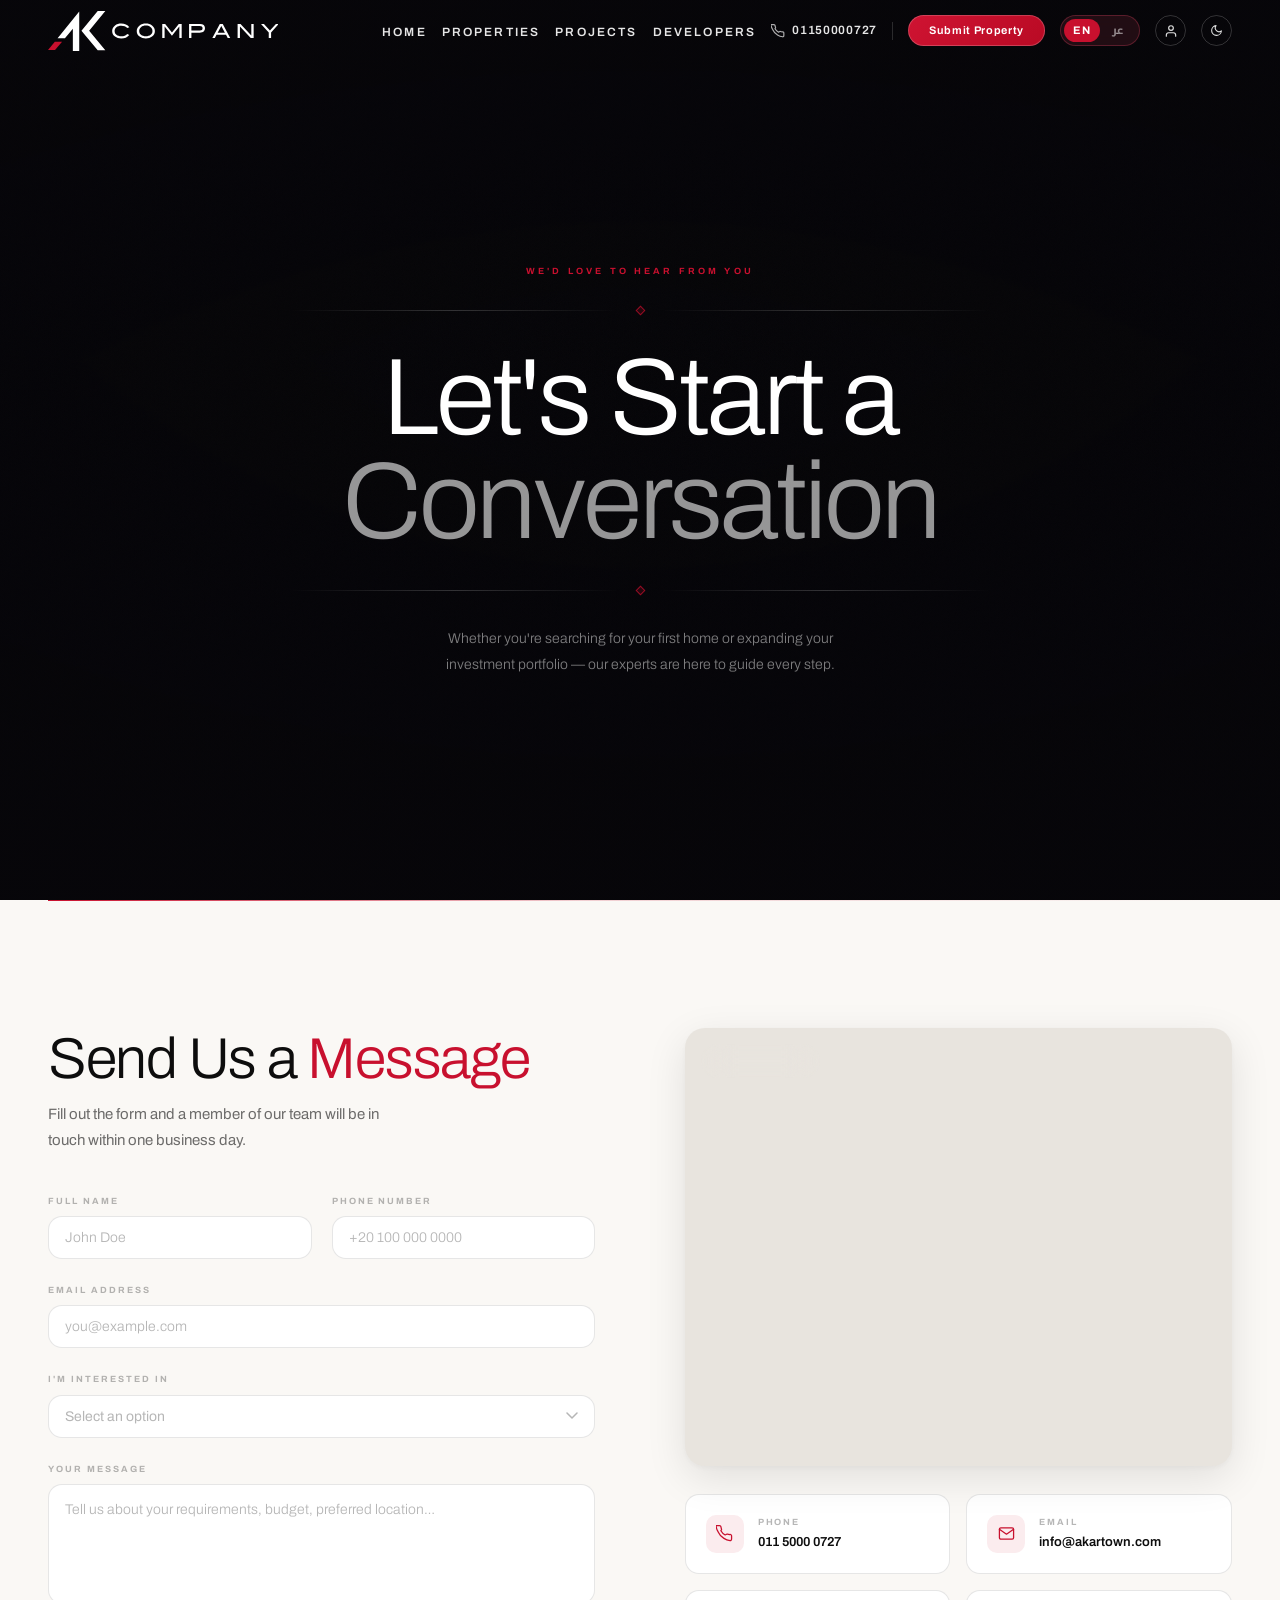
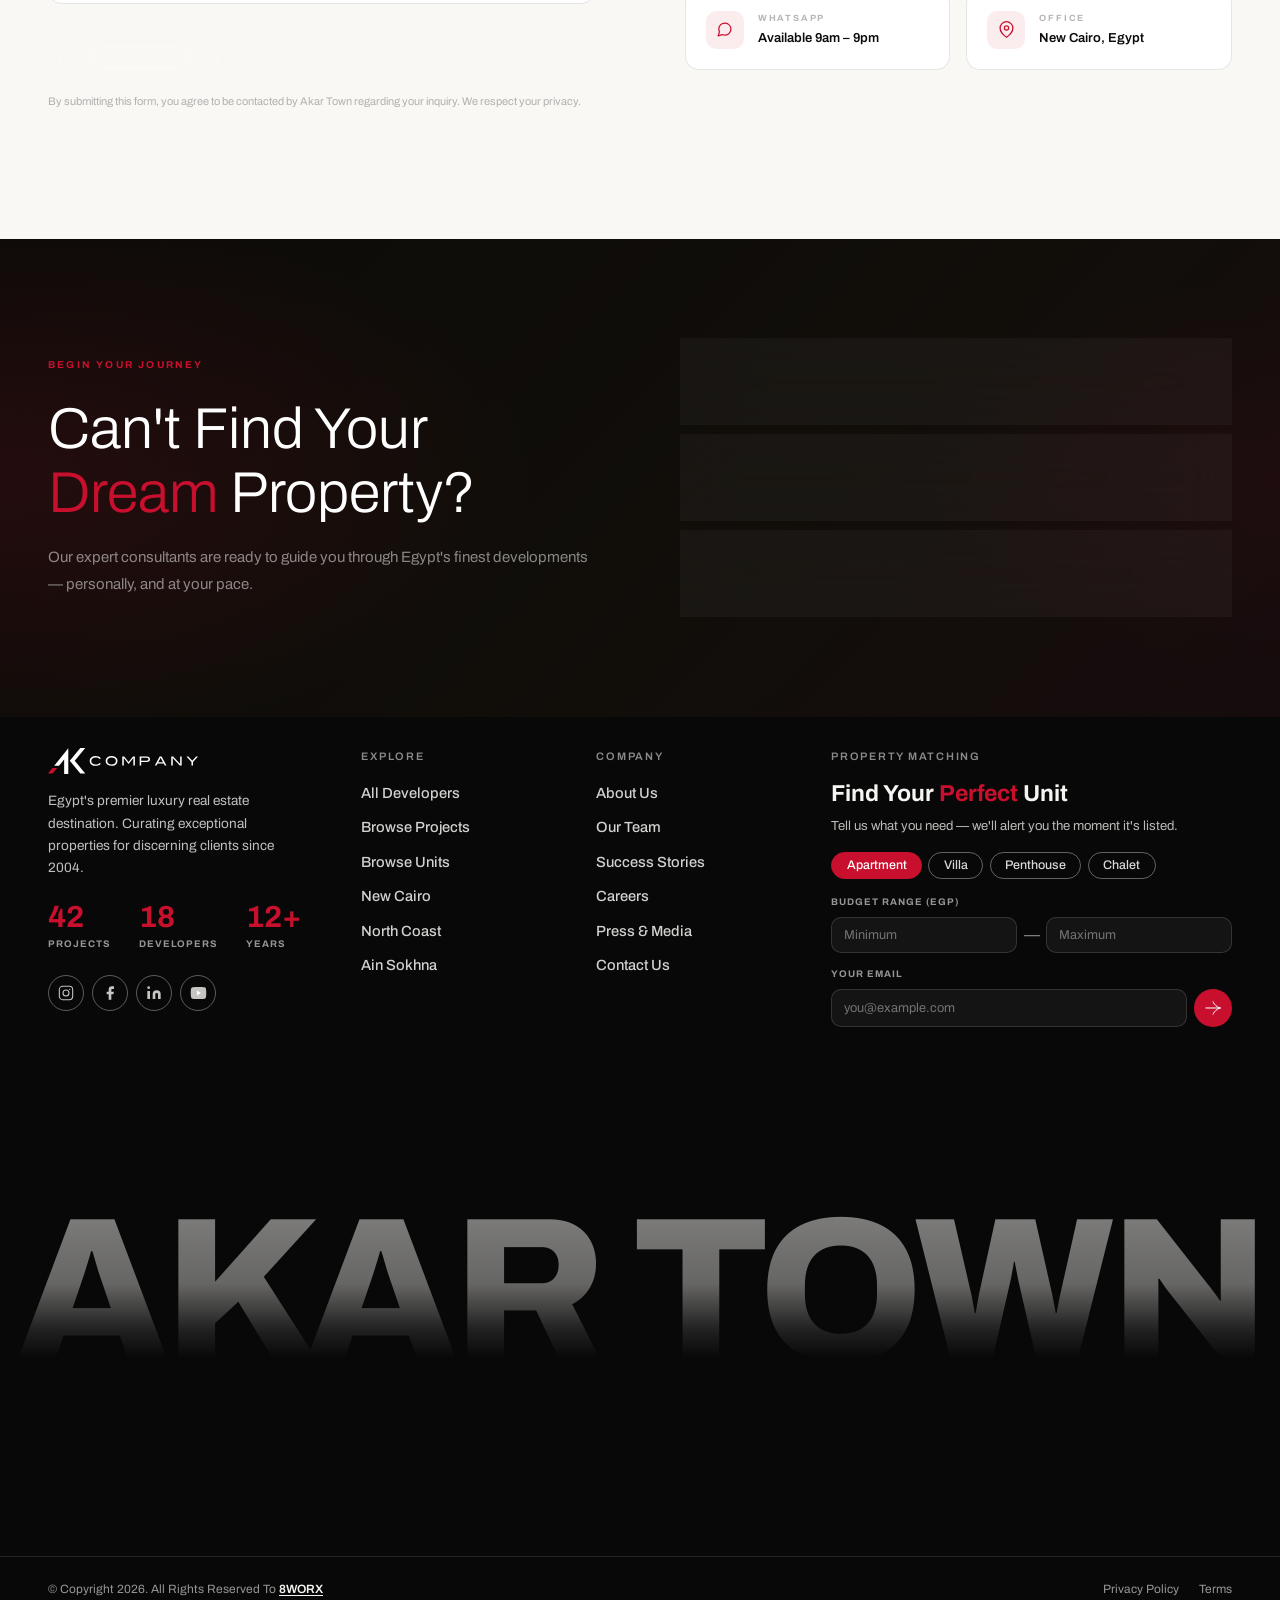
<file: contact.html>
<!doctype html>
<html lang="en" data-theme="light">
  <head>
    <meta charset="UTF-8" />
    <meta name="viewport" content="width=device-width, initial-scale=1.0" />
    <title>Contact Us — Akar Town</title>
    <link rel="icon" type="image/svg+xml" href="favicon.svg" />
    <link rel="preconnect" href="https://fonts.googleapis.com" />
    <link rel="preconnect" href="https://fonts.gstatic.com" crossorigin />
    <link
      href="https://fonts.googleapis.com/css2?family=Archivo:ital,wght@0,300;0,400;0,500;0,600;0,700;1,300;1,400&family=Noto+Kufi+Arabic:wght@300;400;500;600&display=swap"
      rel="stylesheet"
    />
    <link rel="stylesheet" href="theme.css" />
    <script src="theme.js"></script>
    <style>
      /* ─── TOKENS ─── */
      :root {
        --bg: #faf8f5;
        --ink: #0d0d0d;
        --ink-60: rgba(13, 13, 13, 0.6);
        --ink-30: rgba(13, 13, 13, 0.3);
        --ink-10: rgba(13, 13, 13, 0.1);
        --gold: #c8102e;
        --gold-lt: #c8102e;
        --gold-dk: #c8102e;
        --red: #cc2222;
        --white: #ffffff;
        --font-body: "Archivo", system-ui, sans-serif;
        --font-body-ltr: "Archivo", system-ui, sans-serif;
        --font-body-rtl: "Noto Kufi Arabic", system-ui, sans-serif;
        --nav-h: 62px;
        --ease-smooth: cubic-bezier(0.76, 0, 0.24, 1);
        --ease-out: cubic-bezier(0.16, 1, 0.3, 1);
      }

      /* ─── RESET ─── */
      *,
      *::before,
      *::after {
        margin: 0;
        padding: 0;
        box-sizing: border-box;
      }
      html {
        font-family: var(--font-body);
        font-size: 16px;
        -webkit-font-smoothing: antialiased;
        overflow-x: hidden;
      }
      body {
        background: var(--bg);
        color: var(--ink);
        min-height: 100vh;
        line-height: 1.6;
        overflow-x: hidden;
      }
      button {
        border: none;
        background: none;
        cursor: pointer;
        font-family: inherit;
      }
      a {
        text-decoration: none;
        color: inherit;
      }
      em { font-style: normal; }
      img,
      svg {
        display: block;
        max-width: 100%;
      }
      input,
      select,
      textarea {
        font-family: inherit;
        font-size: inherit;
      }
      ::selection {
        background: var(--gold);
        color: #fff;
      }
      [dir="rtl"],
      [lang="ar"],
      :lang(ar) {
        font-family: var(--font-body-rtl);
        direction: rtl;
        text-align: right;
        letter-spacing: 0;
        text-transform: none;
      }

      /* ─── NAVBAR ─── */
      .navbar {
        position: fixed;
        inset: 0 0 auto 0;
        z-index: 200;
        height: var(--nav-h);
        padding: 0 48px;
        display: flex;
        align-items: center;
        justify-content: space-between;
        background: transparent;
        border-bottom: 1px solid transparent;
        transition:
          background 0.5s var(--ease-out),
          border-color 0.5s ease,
          box-shadow 0.5s ease;
      }
      .navbar.is-scrolled {
        background: rgba(8, 8, 8, 0.88);
        backdrop-filter: blur(48px) saturate(180%);
        -webkit-backdrop-filter: blur(48px) saturate(180%);
        border-bottom: 1px solid rgba(255, 255, 255, 0.06);
      }
      .navbar__logo {
        display: flex;
        align-items: center;
        flex-shrink: 0;
      }
      .navbar__right {
        display: flex;
        align-items: center;
        gap: 15px;
      }
      .navbar__nav {
        display: flex;
        align-items: center;
        gap: 15px;
        list-style: none;
      }
      .navbar__nav a {
        font-family: var(--font-body-ltr);
        font-size: 12px;
        font-weight: 600;
        letter-spacing: 0.18em;
        text-transform: uppercase;
        color: rgba(255, 255, 255, 0.9);
        position: relative;
        transition: color 0.25s ease;
      }
      .navbar__nav a::after {
        content: "";
        position: absolute;
        bottom: -5px;
        left: 0;
        width: 0;
        height: 1px;
        background: var(--gold);
        transition: width 0.38s var(--ease-smooth);
      }
      .navbar__nav a:hover::after,
      .navbar__nav a.active::after {
        width: 100%;
      }
      .navbar__nav a.active {
        color: #fff;
      }
      .navbar__sep {
        width: 1px;
        height: 18px;
        background: rgba(255, 255, 255, 0.15);
        flex-shrink: 0;
      }
      .navbar__phone {
        display: inline-flex;
        align-items: center;
        gap: 7px;
        font-size: 12px;
        font-weight: 600;
        letter-spacing: 0.06em;
        color: rgba(255, 255, 255, 0.9);
        white-space: nowrap;
        flex-shrink: 0;
        transition: color 0.25s ease;
      }
      .navbar__phone:hover {
        color: #fff;
      }
      .navbar__phone svg {
        flex-shrink: 0;
        opacity: 0.75;
      }
      .btn-slide {
        display: inline-flex;
        align-items: center;
        gap: 8px;
        font-family: var(--font-body-ltr);
        font-size: 13px;
        font-weight: 650;
        letter-spacing: 0.055em;
        padding: 14px 30px;
        line-height: 1;
        border-radius: 100px;
        white-space: nowrap;
        cursor: pointer;
        border: none;
        transition: all 0.3s var(--ease-out);
        text-decoration: none;
      }
      .btn-slide:hover {
        transform: translateY(-2px);
      }
      .btn-slide--fill {
        background: linear-gradient(
          135deg,
          rgba(215, 20, 52, 0.96) 0%,
          rgba(185, 10, 36, 1) 100%
        );
        backdrop-filter: blur(20px);
        border: 1px solid rgba(255, 255, 255, 0.2);
        color: #fff;
      }
      .btn-slide--fill:hover {
        background: linear-gradient(
          135deg,
          rgba(225, 25, 58, 0.98) 0%,
          rgba(200, 16, 46, 1) 100%
        );
        box-shadow: 0 12px 40px rgba(200, 16, 46, 0.35);
      }
      .navbar__actions {
        display: flex;
        align-items: center;
      }
      .navbar__actions .btn-slide {
        font-size: 11px;
        padding: 9px 20px;
        letter-spacing: 0.06em;
      }
      .navbar__login {
        display: flex;
        align-items: center;
        justify-content: center;
        width: 31px;
        height: 31px;
        border-radius: 50%;
        border: 1px solid rgba(255, 255, 255, 0.18);
        background: transparent;
        color: rgba(255, 255, 255, 0.88);
        cursor: pointer;
        flex-shrink: 0;
        transition:
          background 0.25s,
          border-color 0.25s;
      }
      .navbar__login:hover {
        background: rgba(255, 255, 255, 0.1);
        border-color: rgba(255, 255, 255, 0.38);
      }
      .navbar__user {
        display: none;
        align-items: center;
        gap: 8px;
      }

      /* ─── LANG TOGGLE ─── */
      .lang-toggle {
        position: relative;
        display: flex;
        align-items: center;
        width: 80px;
        height: 31px;
        border-radius: 100px;
        background: rgba(160, 50, 72, 0.18);
        border: 1px solid rgba(160, 50, 72, 0.45);
        backdrop-filter: blur(10px);
        padding: 3px;
        cursor: pointer;
        flex-shrink: 0;
        transition:
          box-shadow 0.3s,
          border-color 0.3s;
      }
      .lang-toggle:hover {
        border-color: rgba(160, 50, 72, 0.7);
      }
      .lang-toggle__en,
      .lang-toggle__ar {
        flex: 1;
        text-align: center;
        font-size: 11px;
        font-weight: 700;
        letter-spacing: 0.05em;
        position: relative;
        z-index: 1;
        transition: color 0.3s;
        user-select: none;
        line-height: 1;
      }
      .lang-toggle__en {
        font-family: "Archivo", sans-serif;
        color: #fff;
      }
      .lang-toggle__ar {
        font-family: "Noto Kufi Arabic", sans-serif;
        color: rgba(255, 255, 255, 0.5);
      }
      html[lang="ar"] .lang-toggle__en {
        color: rgba(255, 255, 255, 0.5);
      }
      html[lang="ar"] .lang-toggle__ar {
        color: #fff;
      }
      .lang-toggle__knob {
        position: absolute;
        top: 3px;
        left: 3px;
        width: calc(50% - 3px);
        height: calc(100% - 6px);
        background: var(--gold);
        border-radius: 100px;
        transition: transform 0.35s cubic-bezier(0.34, 1.56, 0.64, 1);
        z-index: 0;
      }
      html[lang="ar"] .lang-toggle__knob {
        transform: translateX(100%);
      }

      /* ─── THEME TOGGLE ─── */
      .theme-toggle {
        position: relative;
        display: inline-flex;
        align-items: center;
        justify-content: center;
        width: 31px;
        height: 31px;
        border: 1px solid rgba(255, 255, 255, 0.18);
        border-radius: 50%;
        background: transparent;
        color: rgba(255, 255, 255, 0.88);
        cursor: pointer;
        flex-shrink: 0;
        transition:
          background 0.25s,
          border-color 0.25s;
      }
      .theme-toggle:hover {
        background: rgba(255, 255, 255, 0.1);
        border-color: rgba(255, 255, 255, 0.38);
      }
      .theme-toggle__sun,
      .theme-toggle__moon {
        position: absolute;
        display: flex;
        align-items: center;
        justify-content: center;
        transition:
          opacity 0.3s,
          transform 0.4s cubic-bezier(0.34, 1.56, 0.64, 1);
      }
      .theme-toggle__sun {
        opacity: 0;
        transform: rotate(90deg) scale(0.6);
      }
      .theme-toggle__moon {
        opacity: 1;
        transform: rotate(0deg) scale(1);
      }
      html[data-theme="dark"] .theme-toggle__sun {
        opacity: 1;
        transform: rotate(0deg) scale(1);
      }
      html[data-theme="dark"] .theme-toggle__moon {
        opacity: 0;
        transform: rotate(-90deg) scale(0.6);
      }
      html[data-theme="dark"] .theme-toggle {
        border-color: rgba(201, 168, 76, 0.32);
        color: rgba(237, 232, 223, 0.88);
      }
      html[data-theme="dark"] .theme-toggle:hover {
        background: rgba(201, 168, 76, 0.1);
        border-color: rgba(201, 168, 76, 0.55);
      }

      /* ─── HAMBURGER ─── */
      .nav-hamburger {
        display: none;
        flex-direction: column;
        justify-content: center;
        gap: 5px;
        width: 36px;
        height: 36px;
        padding: 6px;
        cursor: pointer;
        border: none;
        background: none;
        flex-shrink: 0;
      }
      .nav-hamburger__bar {
        display: block;
        width: 22px;
        height: 1.5px;
        background: #fff;
        border-radius: 2px;
        transition:
          transform 0.3s,
          opacity 0.3s;
        pointer-events: none;
      }
      .nav-hamburger.is-open .nav-hamburger__bar:nth-child(1) {
        transform: translateY(6.5px) rotate(45deg);
      }
      .nav-hamburger.is-open .nav-hamburger__bar:nth-child(2) {
        opacity: 0;
      }
      .nav-hamburger.is-open .nav-hamburger__bar:nth-child(3) {
        transform: translateY(-6.5px) rotate(-45deg);
      }

      /* ─── MOBILE NAV ─── */
      .mobile-nav {
        position: fixed;
        inset: var(--nav-h) 0 0 0;
        z-index: 190;
        background: rgba(8, 8, 8, 0.97);
        backdrop-filter: blur(24px);
        padding: 28px 24px 40px;
        display: flex;
        flex-direction: column;
        transform: translateX(100%);
        transition: transform 0.38s var(--ease-smooth);
        overflow-y: auto;
      }
      .mobile-nav.is-open {
        transform: none;
      }
      .mobile-nav__list {
        list-style: none;
        display: flex;
        flex-direction: column;
        gap: 4px;
      }
      .mobile-nav__list li a {
        display: block;
        padding: 12px 4px;
        font-size: 15px;
        font-weight: 600;
        letter-spacing: 0.1em;
        text-transform: uppercase;
        color: rgba(255, 255, 255, 0.75);
        border-bottom: 1px solid rgba(255, 255, 255, 0.06);
        transition: color 0.2s;
      }
      .mobile-nav__list li a:hover,
      .mobile-nav__list li a.active {
        color: #fff;
      }
      .mobile-nav__cta {
        margin-top: auto;
        padding-top: 24px;
      }
      .mobile-nav__cta button {
        width: 100%;
        padding: 15px 24px;
        border-radius: 100px;
        background: var(--gold);
        color: #fff;
        font-size: 13px;
        font-weight: 600;
        letter-spacing: 0.1em;
        text-transform: uppercase;
        border: none;
        cursor: pointer;
        font-family: inherit;
        transition: opacity 0.2s;
      }
      .mobile-nav__cta button:hover {
        opacity: 0.85;
      }
      .mobile-nav__phone {
        display: inline-flex;
        align-items: center;
        gap: 8px;
        margin-top: 16px;
        font-size: 13px;
        font-weight: 600;
        letter-spacing: 0.06em;
        color: rgba(255, 255, 255, 0.75);
        transition: color 0.2s;
      }
      .mobile-nav__phone:hover {
        color: #fff;
      }
      .mobile-nav__phone svg {
        opacity: 0.7;
      }

      /* ─── TOOLTIP ─── */
      [data-tooltip] {
        position: relative;
      }
      [data-tooltip]::after {
        content: attr(data-tooltip);
        position: absolute;
        top: calc(100% + 8px);
        left: 50%;
        transform: translateX(-50%) translateY(-4px);
        background: rgba(13, 13, 13, 0.88);
        color: #fff;
        font-size: 11px;
        font-weight: 500;
        white-space: nowrap;
        padding: 4px 9px;
        border-radius: 6px;
        pointer-events: none;
        opacity: 0;
        transition:
          opacity 0.18s,
          transform 0.18s;
        letter-spacing: 0.02em;
      }
      [data-tooltip]:hover::after {
        opacity: 1;
        transform: translateX(-50%) translateY(0);
      }

      /* ─── SCROLL REVEAL ─── */
      [data-reveal] {
        opacity: 0;
        transform: translateY(32px);
        transition:
          opacity 0.9s var(--ease-out),
          transform 0.9s var(--ease-out);
      }
      [data-reveal].in-view {
        opacity: 1;
        transform: translateY(0);
      }
      [data-reveal][data-delay="1"] {
        transition-delay: 0.12s;
      }
      [data-reveal][data-delay="2"] {
        transition-delay: 0.24s;
      }
      [data-reveal][data-delay="3"] {
        transition-delay: 0.36s;
      }
      [data-reveal][data-delay="4"] {
        transition-delay: 0.48s;
      }

      /* ══════════════════════════════════
         CONTACT HERO
      ══════════════════════════════════ */
      .contact-hero {
        position: relative;
        height: 100vh;
        min-height: 680px;
        overflow: hidden;
        display: flex;
        flex-direction: column;
        background: #07060a;
      }
      .contact-hero__bg {
        position: absolute;
        inset: 0;
        background: #07060a
          url("https://images.unsplash.com/photo-1497366216548-37526070297c?w=1920&auto=format&fit=crop&q=90")
          center / cover no-repeat;
        will-change: transform;
        transition: transform 0.05s linear;
        filter: grayscale(0.25) brightness(0.5);
      }
      .contact-hero__grain {
        position: absolute;
        inset: 0;
        z-index: 1;
        opacity: 0.04;
        pointer-events: none;
        background-image: url("data:image/svg+xml,%3Csvg viewBox='0 0 256 256' xmlns='http://www.w3.org/2000/svg'%3E%3Cfilter id='n'%3E%3CfeTurbulence type='fractalNoise' baseFrequency='0.9' numOctaves='4' stitchTiles='stitch'/%3E%3C/filter%3E%3Crect width='100%25' height='100%25' filter='url(%23n)'/%3E%3C/svg%3E");
        background-size: 200px;
      }
      .contact-hero__overlay {
        position: absolute;
        inset: 0;
        z-index: 2;
        pointer-events: none;
        background:
          radial-gradient(
            ellipse 75% 75% at 50% 45%,
            rgba(7, 6, 10, 0.35) 0%,
            rgba(7, 6, 10, 0.72) 100%
          ),
          linear-gradient(
            to bottom,
            rgba(7, 6, 10, 0.65) 0%,
            rgba(7, 6, 10, 0.22) 40%,
            rgba(7, 6, 10, 0.68) 100%
          );
      }
      .contact-hero__center {
        position: relative;
        z-index: 5;
        flex: 1;
        display: flex;
        flex-direction: column;
        align-items: center;
        justify-content: center;
        text-align: center;
        padding: var(--nav-h) 48px 20px;
        gap: 0;
      }
      .contact-hero__eyebrow {
        font-size: 9px;
        font-weight: 700;
        letter-spacing: 0.35em;
        text-transform: uppercase;
        color: var(--gold);
        margin-bottom: 28px;
      }
      .contact-hero__rule {
        display: flex;
        align-items: center;
        gap: 18px;
        width: 100%;
        max-width: 700px;
        margin-bottom: 32px;
      }
      .contact-hero__rule::before,
      .contact-hero__rule::after {
        content: "";
        flex: 1;
        height: 1px;
        background: linear-gradient(
          to right,
          transparent,
          rgba(255, 255, 255, 0.18),
          transparent
        );
      }
      .contact-hero__diamond {
        width: 7px;
        height: 7px;
        border: 1px solid rgba(200, 16, 46, 0.7);
        transform: rotate(45deg);
        flex-shrink: 0;
        background: rgba(200, 16, 46, 0.15);
      }
      .contact-hero__title {
        font-family: var(--font-body-ltr);
        font-size: clamp(62px, 8.5vw, 128px);
        font-weight: 300;
        letter-spacing: -0.028em;
        line-height: 0.96;
        color: #fff;
        margin-bottom: 32px;
      }
      .contact-hero__title em {
        display: block;
        color: rgba(255, 255, 255, 0.58);
      }
      .contact-hero__sub {
        font-size: clamp(14px, 1.1vw, 16px);
        font-weight: 300;
        line-height: 1.85;
        color: rgba(255, 255, 255, 0.48);
        max-width: 50ch;
      }

      /* ══════════════════════════════════
         CONTACT SECTION
      ══════════════════════════════════ */
      .contact-section {
        background: var(--bg);
        position: relative;
        padding: clamp(80px, 10vw, 130px) 0;
        overflow: hidden;
      }
      .contact-section::before {
        content: "";
        position: absolute;
        top: 0;
        left: 48px;
        right: 48px;
        height: 1px;
        background: linear-gradient(
          to right,
          var(--gold) 0%,
          rgba(200, 16, 46, 0.18) 45%,
          transparent 100%
        );
      }
      .contact-section__inner {
        max-width: 1320px;
        margin: 0 auto;
        padding: 0 48px;
        display: grid;
        grid-template-columns: 1fr 1fr;
        gap: clamp(48px, 7vw, 90px);
        align-items: start;
      }

      /* ── Left: Form ── */
      .contact-form__heading {
        font-family: var(--font-body-ltr);
        font-size: clamp(36px, 4.5vw, 62px);
        font-weight: 300;
        letter-spacing: -0.022em;
        line-height: 1.06;
        color: var(--ink);
        margin-bottom: 12px;
      }
      .contact-form__heading em {
        color: var(--gold);
      }
      .contact-form__sub {
        font-size: 15px;
        line-height: 1.75;
        color: var(--ink-60);
        max-width: 38ch;
        margin-bottom: 40px;
      }
      .contact-form {
        display: flex;
        flex-direction: column;
        gap: 0;
      }
      .contact-form__row {
        display: grid;
        grid-template-columns: 1fr 1fr;
        gap: 20px;
      }
      .contact-form__field {
        display: flex;
        flex-direction: column;
        margin-bottom: 24px;
      }
      .contact-form__label {
        font-size: 9px;
        font-weight: 700;
        letter-spacing: 0.22em;
        text-transform: uppercase;
        color: var(--ink-30);
        margin-bottom: 8px;
        transition: color 0.2s;
      }
      .contact-form__field:focus-within .contact-form__label {
        color: var(--gold);
      }
      .contact-form__input,
      .contact-form__select,
      .contact-form__textarea {
        width: 100%;
        background: #fff;
        border: 1.5px solid rgba(13, 13, 13, 0.1);
        border-radius: 14px;
        padding: 13px 16px;
        font-size: 14px;
        font-weight: 400;
        color: var(--ink);
        outline: none;
        -webkit-appearance: none;
        appearance: none;
        transition:
          border-color 0.25s var(--ease-out),
          box-shadow 0.25s var(--ease-out),
          background 0.25s;
      }
      .contact-form__input::placeholder,
      .contact-form__textarea::placeholder {
        color: var(--ink-30);
        font-weight: 300;
      }
      .contact-form__input:hover,
      .contact-form__select:hover,
      .contact-form__textarea:hover {
        border-color: rgba(13, 13, 13, 0.22);
      }
      .contact-form__input:focus,
      .contact-form__select:focus,
      .contact-form__textarea:focus {
        border-color: var(--gold);
        box-shadow: 0 0 0 4px rgba(200, 16, 46, 0.09);
        background: #fff;
      }
      .contact-form__select {
        display: none;
      }
      /* ── Custom dropdown ── */
      .cf-dropdown {
        position: relative;
        width: 100%;
        user-select: none;
      }
      .cf-dropdown__trigger {
        width: 100%;
        display: flex;
        align-items: center;
        justify-content: space-between;
        gap: 10px;
        background: #fff;
        border: 1.5px solid rgba(13, 13, 13, 0.1);
        border-radius: 14px;
        padding: 13px 16px;
        font-size: 14px;
        font-weight: 400;
        color: var(--ink-30);
        cursor: pointer;
        font-family: inherit;
        text-align: left;
        transition:
          border-color 0.25s var(--ease-out),
          box-shadow 0.25s var(--ease-out);
      }
      .cf-dropdown__trigger.has-value {
        color: var(--ink);
      }
      .cf-dropdown__trigger:hover {
        border-color: rgba(13, 13, 13, 0.22);
      }
      .cf-dropdown.is-open .cf-dropdown__trigger {
        border-color: var(--gold);
        box-shadow: 0 0 0 4px rgba(200, 16, 46, 0.09);
      }
      .cf-dropdown__chevron {
        flex-shrink: 0;
        color: var(--ink-30);
        transition: transform 0.3s var(--ease-out);
      }
      .cf-dropdown.is-open .cf-dropdown__chevron {
        transform: rotate(180deg);
        color: var(--gold);
      }
      .cf-dropdown__panel {
        position: absolute;
        top: calc(100% + 6px);
        left: 0;
        right: 0;
        z-index: 50;
        background: #fff;
        border: 1px solid var(--ink-10);
        border-radius: 12px;
        box-shadow:
          0 4px 16px rgba(13, 13, 13, 0.06),
          0 16px 48px rgba(13, 13, 13, 0.1);
        overflow: hidden;
        opacity: 0;
        transform: translateY(-6px) scale(0.98);
        transform-origin: top center;
        pointer-events: none;
        transition:
          opacity 0.22s var(--ease-out),
          transform 0.22s var(--ease-out);
      }
      .cf-dropdown.is-open .cf-dropdown__panel {
        opacity: 1;
        transform: translateY(0) scale(1);
        pointer-events: auto;
      }
      .cf-dropdown__option {
        display: flex;
        align-items: center;
        justify-content: space-between;
        padding: 13px 16px;
        font-size: 14px;
        font-weight: 400;
        color: var(--ink-60);
        cursor: pointer;
        transition:
          background 0.15s,
          color 0.15s;
        border-bottom: 1px solid var(--ink-10);
      }
      .cf-dropdown__option:last-child {
        border-bottom: none;
      }
      .cf-dropdown__option:hover {
        background: rgba(200, 16, 46, 0.04);
        color: var(--ink);
      }
      .cf-dropdown__option.is-selected {
        color: var(--gold);
        font-weight: 600;
        background: rgba(200, 16, 46, 0.04);
      }
      .cf-dropdown__check {
        opacity: 0;
        flex-shrink: 0;
        color: var(--gold);
        transition: opacity 0.15s;
      }
      .cf-dropdown__option.is-selected .cf-dropdown__check {
        opacity: 1;
      }
      .contact-form__textarea {
        resize: none;
        height: 120px;
        line-height: 1.65;
      }
      .contact-form__submit {
        margin-top: 8px;
        align-self: flex-start;
      }
      .contact-form__note {
        margin-top: 14px;
        font-size: 11px;
        color: var(--ink-30);
        line-height: 1.6;
      }

      /* ── Right: Map + Info ── */
      .contact-map {
        display: flex;
        flex-direction: column;
        gap: 28px;
      }
      .contact-map__frame {
        position: relative;
        border-radius: 20px;
        overflow: hidden;
        box-shadow:
          0 2px 6px rgba(13, 13, 13, 0.04),
          0 12px 40px rgba(13, 13, 13, 0.1);
        aspect-ratio: 4 / 3.2;
        background: #e8e4de;
      }
      .contact-map__frame iframe {
        width: 100%;
        height: 100%;
        border: none;
        display: block;
        filter: saturate(0.8) contrast(1.05);
      }
      .contact-map__badge {
        position: absolute;
        top: 16px;
        left: 16px;
        background: rgba(255, 255, 255, 0.92);
        backdrop-filter: blur(16px);
        border-radius: 100px;
        padding: 8px 16px;
        display: flex;
        align-items: center;
        gap: 8px;
        font-size: 11px;
        font-weight: 600;
        color: var(--ink);
        box-shadow: 0 4px 16px rgba(13, 13, 13, 0.12);
        pointer-events: none;
      }
      .contact-map__badge-dot {
        width: 7px;
        height: 7px;
        border-radius: 50%;
        background: var(--gold);
        flex-shrink: 0;
        animation: dotPulse 2.2s ease-in-out infinite;
      }
      @keyframes dotPulse {
        0%,
        100% {
          opacity: 1;
          transform: scale(1);
        }
        50% {
          opacity: 0.5;
          transform: scale(0.7);
        }
      }
      .contact-map__info {
        display: grid;
        grid-template-columns: 1fr 1fr;
        gap: 16px;
      }
      .contact-info-card {
        display: flex;
        align-items: flex-start;
        gap: 14px;
        padding: 20px;
        border-radius: 14px;
        background: #fff;
        border: 1px solid var(--ink-10);
        text-decoration: none;
        transition:
          border-color 0.25s,
          box-shadow 0.25s,
          transform 0.25s var(--ease-out);
      }
      .contact-info-card:hover {
        border-color: rgba(200, 16, 46, 0.25);
        box-shadow: 0 8px 32px rgba(200, 16, 46, 0.08);
        transform: translateY(-2px);
      }
      .contact-info-card__icon {
        width: 38px;
        height: 38px;
        border-radius: 10px;
        background: rgba(200, 16, 46, 0.08);
        color: var(--gold);
        display: grid;
        place-items: center;
        flex-shrink: 0;
        transition: background 0.25s;
      }
      .contact-info-card:hover .contact-info-card__icon {
        background: rgba(200, 16, 46, 0.16);
      }
      .contact-info-card__body {
        min-width: 0;
      }
      .contact-info-card__label {
        font-size: 9px;
        font-weight: 700;
        letter-spacing: 0.2em;
        text-transform: uppercase;
        color: var(--ink-30);
        margin-bottom: 4px;
      }
      .contact-info-card__value {
        font-size: 13px;
        font-weight: 600;
        color: var(--ink);
        line-height: 1.4;
      }

      /* ══════════════════════════════════
         CTA BANNER
      ══════════════════════════════════ */
      .cta-banner {
        position: relative;
        overflow: hidden;
        padding: 100px 48px;
        background: linear-gradient(
          135deg,
          #0d0b08 0%,
          #110e0a 60%,
          #160c0d 100%
        );
      }
      .cta-banner::before {
        content: "";
        position: absolute;
        inset: 0;
        pointer-events: none;
        background: radial-gradient(
          ellipse 60% 80% at 0% 50%,
          rgba(200, 16, 46, 0.12) 0%,
          transparent 70%
        );
      }
      .cta-banner::after {
        content: "";
        position: absolute;
        inset: 0;
        z-index: 0;
        pointer-events: none;
        background: radial-gradient(
          ellipse 40% 60% at 100% 50%,
          rgba(200, 16, 46, 0.06) 0%,
          transparent 70%
        );
      }
      .cta-banner__inner {
        position: relative;
        z-index: 1;
        max-width: 1320px;
        margin: 0 auto;
        display: grid;
        grid-template-columns: 1fr 1fr;
        gap: 80px;
        align-items: center;
      }
      .cta-banner__eyebrow {
        display: flex;
        align-items: center;
        gap: 12px;
        font-size: 10px;
        font-weight: 700;
        letter-spacing: 0.22em;
        text-transform: uppercase;
        color: var(--gold);
        margin-bottom: 24px;
      }
      .cta-banner__title {
        font-family: var(--font-body-ltr);
        font-size: clamp(2.2rem, 4.5vw, 3.8rem);
        font-weight: 300;
        color: #fff;
        line-height: 1.1;
        margin-bottom: 20px;
      }
      .cta-banner__title em {
        color: var(--gold);
      }
      .cta-banner__desc {
        font-size: 15px;
        color: rgba(255, 255, 255, 0.5);
        line-height: 1.8;
      }
      .cta-banner__cards {
        display: flex;
        flex-direction: column;
        gap: 10px;
      }
      .cta-banner__card {
        display: flex;
        align-items: center;
        gap: 18px;
        padding: 20px 22px;
        border-radius: 16px;
        background: rgba(255, 255, 255, 0.04);
        backdrop-filter: blur(24px);
        border: 1px solid rgba(255, 255, 255, 0.09);
        text-decoration: none;
        transition:
          background 0.28s var(--ease-out),
          border-color 0.28s,
          transform 0.28s var(--ease-out);
      }
      .cta-banner__card:hover {
        background: rgba(200, 16, 46, 0.1);
        border-color: rgba(200, 16, 46, 0.32);
        transform: translateX(5px);
      }
      .cta-banner__card-icon {
        width: 44px;
        height: 44px;
        border-radius: 12px;
        flex-shrink: 0;
        display: grid;
        place-items: center;
        background: rgba(200, 16, 46, 0.14);
        color: var(--gold);
        transition: background 0.28s;
      }
      .cta-banner__card:hover .cta-banner__card-icon {
        background: rgba(200, 16, 46, 0.24);
      }
      .cta-banner__card-body {
        flex: 1;
        min-width: 0;
      }
      .cta-banner__card-label {
        font-size: 13px;
        font-weight: 600;
        color: #fff;
        margin-bottom: 3px;
      }
      .cta-banner__card-sub {
        font-size: 11px;
        color: rgba(255, 255, 255, 0.38);
        letter-spacing: 0.02em;
      }
      .cta-banner__card-arrow {
        color: rgba(255, 255, 255, 0.25);
        flex-shrink: 0;
        transition:
          color 0.22s,
          transform 0.22s var(--ease-out);
      }
      .cta-banner__card:hover .cta-banner__card-arrow {
        color: var(--gold);
        transform: translateX(3px);
      }

      /* ══════════════════════════════════
         FOOTER
      ══════════════════════════════════ */
      .site-footer {
        background: #080808;
        color: #fff;
        position: relative;
        overflow: hidden;
        min-height: 100dvh;
      }
      .footer__bg {
        position: absolute;
        inset: 0;
        background-size: cover;
        background-position: center;
        filter: grayscale(0.35) brightness(0.42) contrast(1.1);
      }
      .footer__scrim {
        position: absolute;
        inset: 0;
        background: linear-gradient(0deg, #080808 12%, rgba(8, 8, 8, 0.05) 72%);
        pointer-events: none;
      }
      .site-footer__inner {
        position: relative;
        z-index: 1;
        padding: clamp(1.5rem, 3.5vh, 2.5rem) 0 clamp(1rem, 2vh, 1.5rem);
        min-height: 100dvh;
        display: flex;
        flex-direction: column;
        justify-content: space-between;
      }
      .footer__grid,
      .footer__bottom {
        max-width: 1320px;
        width: 100%;
        margin-left: auto;
        margin-right: auto;
        padding-left: 48px;
        padding-right: 48px;
        box-sizing: border-box;
      }
      .footer__grid {
        display: grid;
        grid-template-columns: 1.4fr 1fr 1fr 1.6fr;
        gap: clamp(1.5rem, 3vw, 2.5rem);
      }
      .footer__label {
        display: block;
        font-size: 0.68rem;
        font-weight: 600;
        letter-spacing: 0.16em;
        text-transform: uppercase;
        color: rgba(246, 245, 242, 0.55);
        margin-bottom: 0.9rem;
      }
      .footer__brand-logo {
        display: block;
        margin-bottom: 1rem;
        text-decoration: none;
      }
      .footer__brand-logo svg {
        height: 26px;
        width: auto;
        display: block;
      }
      .footer__tagline {
        font-size: 0.85rem;
        line-height: 1.65;
        color: rgba(246, 245, 242, 0.78);
        max-width: 30ch;
        margin: 0 0 1.4rem;
      }
      .footer__stats {
        display: flex;
        gap: clamp(1rem, 2.5vw, 1.75rem);
        margin-bottom: 1.4rem;
      }
      .footer__stat-value {
        display: block;
        font-size: clamp(1.4rem, 2.5vw, 1.9rem);
        font-weight: 700;
        color: #c8102e;
        line-height: 1;
        margin-bottom: 0.28rem;
      }
      .footer__stat-label {
        display: block;
        font-size: 0.6rem;
        font-weight: 700;
        letter-spacing: 0.1em;
        text-transform: uppercase;
        color: rgba(246, 245, 242, 0.6);
      }
      .footer__socials {
        display: flex;
        gap: 0.5rem;
      }
      .footer__social-btn {
        display: flex;
        align-items: center;
        justify-content: center;
        width: 36px;
        height: 36px;
        border-radius: 50%;
        border: 1px solid rgba(246, 245, 242, 0.35);
        color: rgba(246, 245, 242, 0.8);
        text-decoration: none;
        transition:
          border-color 0.3s,
          color 0.3s;
      }
      .footer__social-btn:hover,
      .footer__social-btn:focus-visible {
        border-color: #f6f5f2;
        color: #f6f5f2;
      }
      .footer__links {
        list-style: none;
        margin: 0;
        padding: 0;
        display: flex;
        flex-direction: column;
        gap: 0.55rem;
      }
      .footer__links a {
        font-size: 0.92rem;
        font-weight: 500;
        color: rgba(246, 245, 242, 0.85);
        text-decoration: none;
        transition: color 0.3s ease;
      }
      .footer__links a:hover,
      .footer__links a:focus-visible {
        color: #f6f5f2;
      }
      .footer__match-title {
        font-size: clamp(1.1rem, 1.8vw, 1.5rem);
        font-weight: 700;
        line-height: 1.2;
        color: #f6f5f2;
        margin: 0 0 0.5rem;
      }
      .footer__match-title em {
        font-style: normal;
        color: #c8102e;
      }
      .footer__match-desc {
        font-size: 0.82rem;
        line-height: 1.55;
        color: rgba(246, 245, 242, 0.75);
        margin: 0 0 1rem;
      }
      .footer__type-pills {
        display: flex;
        flex-wrap: wrap;
        gap: 0.4rem;
        margin-bottom: 1rem;
      }
      .footer__type-pill {
        padding: 0.38rem 0.9rem;
        border-radius: 99px;
        border: 1px solid rgba(246, 245, 242, 0.38);
        font-size: 0.78rem;
        font-weight: 500;
        color: rgba(246, 245, 242, 0.88);
        background: transparent;
        cursor: pointer;
        transition:
          background 0.2s,
          border-color 0.2s,
          color 0.2s;
        font-family: inherit;
        line-height: 1;
      }
      .footer__type-pill.is-active,
      .footer__type-pill:hover {
        background: #c8102e;
        border-color: #c8102e;
        color: #fff;
      }
      .footer__field-label {
        display: block;
        font-size: 0.6rem;
        font-weight: 700;
        letter-spacing: 0.1em;
        text-transform: uppercase;
        color: rgba(246, 245, 242, 0.6);
        margin-bottom: 0.45rem;
      }
      .footer__budget-row {
        display: flex;
        align-items: center;
        gap: 0.4rem;
        margin-bottom: 0.85rem;
      }
      .footer__budget-input {
        flex: 1;
        min-width: 0;
        padding: 10px 12px;
        border-radius: 10px;
        border: 1.5px solid rgba(246, 245, 242, 0.14);
        background: rgba(246, 245, 242, 0.05);
        color: #f6f5f2;
        font-size: 0.8rem;
        font-family: inherit;
      }
      .footer__budget-input::placeholder {
        color: rgba(246, 245, 242, 0.42);
      }
      .footer__budget-sep {
        color: rgba(246, 245, 242, 0.55);
        font-size: 1rem;
        flex-shrink: 0;
      }
      .footer__email-row {
        display: flex;
        gap: 0.45rem;
        align-items: stretch;
      }
      .footer__email-input {
        flex: 1;
        min-width: 0;
        padding: 10px 12px;
        border-radius: 10px;
        border: 1.5px solid rgba(246, 245, 242, 0.14);
        background: rgba(246, 245, 242, 0.05);
        color: #f6f5f2;
        font-size: 0.8rem;
        font-family: inherit;
      }
      .footer__email-input::placeholder {
        color: rgba(246, 245, 242, 0.42);
      }
      .footer__email-input:focus-visible,
      .footer__budget-input:focus-visible {
        outline: 1px solid rgba(246, 245, 242, 0.5);
        outline-offset: 2px;
      }
      .footer__match-submit {
        flex-shrink: 0;
        width: 38px;
        height: 38px;
        border-radius: 50%;
        background: #c8102e;
        color: #fff;
        border: none;
        cursor: pointer;
        display: flex;
        align-items: center;
        justify-content: center;
        transition: background 0.25s;
      }
      .footer__match-submit:hover {
        background: #a60d24;
      }
      .footer__mark {
        position: relative;
        display: flex;
        justify-content: center;
        align-items: center;
        width: 100%;
        margin: clamp(1.5rem, 4vh, 3rem) 0;
        overflow: hidden;
        pointer-events: none;
      }
      .footer__mark-text {
        display: inline-block;
        font-weight: 800;
        letter-spacing: -0.03em;
        line-height: 0.86;
        white-space: nowrap;
        font-size: clamp(4.5rem, 16vw, 13rem);
        color: transparent;
        background-image: linear-gradient(
          180deg,
          rgba(246, 245, 242, 0.5) 0%,
          rgba(246, 245, 242, 0.4) 45%,
          rgba(246, 245, 242, 0.1) 72%,
          rgba(246, 245, 242, 0) 88%
        );
        -webkit-background-clip: text;
        background-clip: text;
        -webkit-text-fill-color: transparent;
        user-select: none;
      }
      .footer__bottom {
        display: flex;
        flex-wrap: wrap;
        align-items: center;
        justify-content: space-between;
        gap: 0.75rem;
        padding-top: clamp(1rem, 2.5vh, 1.5rem);
        border-top: 1px solid rgba(246, 245, 242, 0.12);
        font-size: 0.75rem;
        color: rgba(246, 245, 242, 0.6);
      }
      .footer__credit-link {
        color: #f6f5f2;
        font-weight: 600;
        background-image: linear-gradient(currentColor, currentColor);
        background-repeat: no-repeat;
        background-position: 0 100%;
        background-size: 100% 1px;
        transition: background-size 0.35s ease;
        text-decoration: none;
      }
      .footer__credit-link:hover {
        background-size: 0 1px;
        background-position: 100% 100%;
      }
      .footer__legal {
        display: flex;
        gap: 1.25rem;
      }
      .footer__legal a {
        color: rgba(246, 245, 242, 0.6);
        text-decoration: none;
        transition: color 0.3s ease;
      }
      .footer__legal a:hover,
      .footer__legal a:focus-visible {
        color: #f6f5f2;
      }

      /* ══════════════════════════════════
         DARK MODE
      ══════════════════════════════════ */
      html[data-theme="dark"] .contact-section {
        background: #100f0d;
      }
      html[data-theme="dark"] .contact-form__heading {
        color: #f6f5f2;
      }
      html[data-theme="dark"] .contact-form__sub {
        color: rgba(246, 245, 242, 0.6);
      }
      html[data-theme="dark"] .contact-form__input,
      html[data-theme="dark"] .contact-form__select,
      html[data-theme="dark"] .contact-form__textarea {
        background: rgba(246, 245, 242, 0.05);
        border-color: rgba(246, 245, 242, 0.1);
        color: #f6f5f2;
      }
      html[data-theme="dark"] .contact-form__input:hover,
      html[data-theme="dark"] .contact-form__select:hover,
      html[data-theme="dark"] .contact-form__textarea:hover {
        border-color: rgba(246, 245, 242, 0.22);
      }
      html[data-theme="dark"] .contact-form__input:focus,
      html[data-theme="dark"] .contact-form__select:focus,
      html[data-theme="dark"] .contact-form__textarea:focus {
        background: rgba(246, 245, 242, 0.07);
        border-color: var(--gold);
        box-shadow: 0 0 0 4px rgba(200, 16, 46, 0.12);
      }
      html[data-theme="dark"] .cf-dropdown__trigger {
        background: rgba(246, 245, 242, 0.05);
        border-color: rgba(246, 245, 242, 0.1);
        color: rgba(246, 245, 242, 0.35);
      }
      html[data-theme="dark"] .cf-dropdown__trigger.has-value {
        color: #f6f5f2;
      }
      html[data-theme="dark"] .cf-dropdown__trigger:hover {
        border-color: rgba(246, 245, 242, 0.22);
      }
      html[data-theme="dark"] .cf-dropdown.is-open .cf-dropdown__trigger {
        background: rgba(246, 245, 242, 0.07);
        border-color: var(--gold);
        box-shadow: 0 0 0 4px rgba(200, 16, 46, 0.12);
      }
      html[data-theme="dark"] .cf-dropdown__panel {
        background: #1a1916;
        border-color: rgba(246, 245, 242, 0.1);
        box-shadow:
          0 4px 16px rgba(0, 0, 0, 0.3),
          0 16px 48px rgba(0, 0, 0, 0.4);
      }
      html[data-theme="dark"] .cf-dropdown__option {
        color: rgba(246, 245, 242, 0.6);
        border-bottom-color: rgba(246, 245, 242, 0.06);
      }
      html[data-theme="dark"] .cf-dropdown__option:hover {
        background: rgba(200, 16, 46, 0.08);
        color: #f6f5f2;
      }
      html[data-theme="dark"] .cf-dropdown__option.is-selected {
        background: rgba(200, 16, 46, 0.08);
      }
      html[data-theme="dark"] .contact-form__select option {
        background: #1a1916;
        color: #f6f5f2;
      }
      html[data-theme="dark"] .contact-map__frame {
        box-shadow:
          0 2px 6px rgba(0, 0, 0, 0.2),
          0 12px 40px rgba(0, 0, 0, 0.4);
      }
      html[data-theme="dark"] .contact-map__badge {
        background: rgba(26, 25, 22, 0.92);
        color: #f6f5f2;
      }
      html[data-theme="dark"] .contact-info-card {
        background: #1a1916;
        border-color: rgba(246, 245, 242, 0.08);
      }
      html[data-theme="dark"] .contact-info-card__value {
        color: #f6f5f2;
      }
      html[data-theme="dark"] .contact-form__note {
        color: rgba(246, 245, 242, 0.3);
      }

      /* ══════════════════════════════════
         RTL
      ══════════════════════════════════ */
      [dir="rtl"] .navbar__right {
        flex-direction: row-reverse;
      }
      [dir="rtl"] .navbar__nav {
        flex-direction: row-reverse;
      }
      [dir="rtl"] .contact-section::before {
        background: linear-gradient(
          to left,
          var(--gold) 0%,
          rgba(200, 16, 46, 0.18) 45%,
          transparent 100%
        );
      }
      [dir="rtl"] .cta-banner__card:hover {
        transform: translateX(-5px);
      }
      [dir="rtl"] .footer__grid {
        direction: rtl;
      }
      [dir="rtl"] .footer__label {
        letter-spacing: 0.04em;
      }

      /* ══════════════════════════════════
         RESPONSIVE
      ══════════════════════════════════ */
      @media (max-width: 1100px) {
        .navbar {
          padding: 0 24px;
        }
        .navbar__nav {
          gap: 10px;
        }
        .contact-hero__center {
          padding-left: 24px;
          padding-right: 24px;
        }
        .contact-section__inner {
          padding: 0 24px;
          gap: 40px;
        }
        .contact-section::before {
          left: 24px;
          right: 24px;
        }
        .cta-banner {
          padding: 80px 24px;
        }
        .footer__grid,
        .footer__bottom {
          padding-left: 24px;
          padding-right: 24px;
        }
      }
      @media (max-width: 860px) {
        .contact-section__inner {
          grid-template-columns: 1fr;
        }
        .contact-map {
          order: -1;
        }
        .contact-map__info {
          grid-template-columns: 1fr 1fr;
        }
        .cta-banner__inner {
          grid-template-columns: 1fr;
          gap: 48px;
        }
        .footer__grid {
          grid-template-columns: repeat(2, 1fr);
        }
        .footer__col--match {
          grid-column: 1 / -1;
        }
      }
      @media (max-width: 768px) {
        .navbar {
          padding: 0 20px;
        }
        .navbar__nav,
        .navbar__sep,
        .navbar__phone,
        .navbar__actions {
          display: none;
        }
        .nav-hamburger {
          display: flex;
        }
        .contact-hero__title {
          font-size: clamp(46px, 10vw, 72px);
        }
        .contact-hero__center {
          padding-left: 24px;
          padding-right: 24px;
        }
        .contact-section__inner {
          padding: 0 20px;
        }
        .contact-form__row {
          grid-template-columns: 1fr;
          gap: 0;
        }
      }
      @media (max-width: 520px) {
        .contact-map__info {
          grid-template-columns: 1fr;
        }
        .footer__grid {
          grid-template-columns: 1fr;
        }
      }
      @media (max-width: 380px) {
        .footer__budget-row {
          flex-wrap: wrap;
        }
      }
    </style>
  </head>
  <body>
    <!-- ─── NAVBAR ─── -->
    <nav class="navbar" role="navigation" aria-label="Main navigation">
      <a href="index.html" class="navbar__logo" aria-label="Akar Town — Home">
        <svg
          width="230"
          viewBox="0 0 2185 380"
          fill="none"
          xmlns="http://www.w3.org/2000/svg"
        >
          <path
            d="M90.97 258.84H160.93L236.12 169.2V379.42H296.66V5.21997L90.97 258.84Z"
            fill="white"
          />
          <path
            d="M64.78 291.12L0 371H66.84L133.85 291.12H64.78Z"
            fill="#C8102E"
          />
          <path
            d="M390.87 186.6L544.58 373.2H472.34L339.38 212.73L317.86 187.07L339.38 160.95L472.34 0.00999451H544.58L390.87 186.61V186.6Z"
            fill="white"
          />
          <path
            d="M772.951 153.462L752.741 160.698C739.129 146.227 720.111 138.991 695.632 138.991C677.085 138.991 661.976 143.759 650.277 153.268C638.606 162.805 632.756 174.92 632.756 189.613C632.756 204.306 638.55 217.086 650.111 226.429C661.671 235.772 677.279 240.429 696.935 240.429C720.665 240.429 739.351 233.082 752.935 218.362L772.036 228.924C762.388 240.179 751.465 248.302 739.295 253.32C727.125 258.338 712.57 260.833 695.632 260.833C671.901 260.833 652.162 254.9 636.471 243.035C618.534 229.423 609.58 211.625 609.58 189.613C609.58 167.601 618.673 150.302 636.831 136.579C652.661 124.575 672.261 118.587 695.632 118.587C729.259 118.587 755.042 130.203 772.978 153.462H772.951Z"
            fill="white"
          />
          <path
            d="M1015.47 189.71C1015.47 211.722 1006.43 229.52 988.385 243.132C972.555 254.997 952.899 260.93 929.418 260.93C905.937 260.93 885.893 254.942 870.064 242.938C852.016 229.326 842.978 211.611 842.978 189.71C842.978 167.809 852.127 150.51 870.424 136.676C886.503 124.561 906.159 118.49 929.391 118.49C952.622 118.49 972.361 124.561 988.191 136.676C1006.38 150.538 1015.44 168.197 1015.44 189.71H1015.47ZM992.294 189.71C992.294 174.019 985.612 161.266 972.278 151.508C960.773 143.108 946.495 138.894 929.446 138.894C910.761 138.894 895.569 143.69 883.814 153.255C872.06 162.847 866.21 174.989 866.21 189.71C866.21 204.431 871.949 217.183 883.454 226.526C894.959 235.869 910.289 240.526 929.446 240.526C948.602 240.526 963.711 235.841 975.161 226.443C986.583 217.045 992.321 204.791 992.321 189.71H992.294Z"
            fill="white"
          />
          <path
            d="M1269.99 256.841H1247.73V147.058H1247.18L1177.45 234.607L1108.29 147.058H1107.73V256.841H1085.47V122.579H1113.28L1177.62 203.724L1242.24 122.579H1269.97V256.841H1269.99Z"
            fill="white"
          />
          <path
            d="M1446.45 122.607C1460.17 122.607 1471.04 126.405 1479.11 134.001C1487.15 141.597 1491.17 151.771 1491.17 164.496C1491.17 177.858 1486.98 188.06 1478.64 195.102C1470.29 202.144 1458.15 205.664 1442.18 205.664H1362.25V256.841H1339.99V122.579H1446.45V122.607ZM1442.57 185.676C1459.76 185.676 1468.35 178.746 1468.35 164.912C1468.35 150.08 1459.26 142.65 1441.1 142.65H1362.28V185.676H1442.6H1442.57Z"
            fill="white"
          />
          <path
            d="M1731.22 256.841H1706.88L1691.41 226.789H1600.98L1585.51 256.841H1561.17L1632.19 122.579H1660.19L1731.22 256.841ZM1680.6 206.773L1646.39 141.708L1611.76 206.773H1680.6Z"
            fill="white"
          />
          <path
            d="M1953.67 256.841H1925.97L1823.48 146.726V256.841H1801.22V122.579H1828.86L1931.43 232.75V122.579H1953.69V256.841H1953.67Z"
            fill="white"
          />
          <path
            d="M2192.83 122.579L2119.39 203.807V256.841H2097.13V203.807L2023.69 122.579H2051.44L2108.39 185.288L2165.08 122.579H2192.83Z"
            fill="white"
          />
        </svg>
      </a>
      <div class="navbar__right">
        <ul class="navbar__nav" role="list">
          <li><a href="index.html" data-i18n="nav.home">Home</a></li>
          <li>
            <a href="listings.html" data-i18n="nav.properties">Properties</a>
          </li>
          <li><a href="projects.html" data-i18n="nav.projects">Projects</a></li>
          <li>
            <a href="developers.html" data-i18n="nav.developers">Developers</a>
          </li>
        </ul>
        <a
          href="tel:01150000727"
          class="navbar__phone"
          aria-label="Call 01150000727"
        >
          <svg
            width="14"
            height="14"
            viewBox="0 0 24 24"
            fill="none"
            stroke="currentColor"
            stroke-width="2"
            stroke-linecap="round"
            stroke-linejoin="round"
            aria-hidden="true"
          >
            <path
              d="M22 16.92v3a2 2 0 01-2.18 2 19.79 19.79 0 01-8.63-3.07A19.5 19.5 0 013.07 9.81a19.79 19.79 0 01-3.07-8.63A2 2 0 012 1h3a2 2 0 012 1.72c.127.96.361 1.903.7 2.81a2 2 0 01-.45 2.11L6.91 8.09a16 16 0 006 6l1.27-.73a2 2 0 012.11-.45c.907.339 1.85.573 2.81.7A2 2 0 0122 15.5v1.42z"
            />
          </svg>
          <span>01150000727</span>
        </a>
        <div class="navbar__sep" aria-hidden="true"></div>
        <div class="navbar__actions">
          <button class="btn-slide btn-slide--fill" data-i18n="nav.cta">
            Submit Property
          </button>
        </div>
        <div
          id="langToggle"
          class="lang-toggle"
          role="switch"
          aria-checked="false"
          tabindex="0"
          aria-label="Switch language"
        >
          <span class="lang-toggle__en">EN</span>
          <span class="lang-toggle__knob"></span>
          <span class="lang-toggle__ar">عر</span>
        </div>
        <button
          class="navbar__login"
          id="navbar-login"
          type="button"
          aria-label="Sign in or register"
          data-tooltip="Sign in"
        >
          <svg
            width="14"
            height="14"
            viewBox="0 0 24 24"
            fill="none"
            stroke="currentColor"
            stroke-width="2"
            stroke-linecap="round"
            stroke-linejoin="round"
            aria-hidden="true"
          >
            <path d="M20 21v-2a4 4 0 0 0-4-4H8a4 4 0 0 0-4 4v2" />
            <circle cx="12" cy="7" r="4" />
          </svg>
        </button>
        <div class="navbar__user" id="navbar-user" aria-label="Account">
          <span class="navbar__user-avatar"></span
          ><span class="navbar__user-name"></span>
        </div>
        <button
          class="theme-toggle"
          id="themeToggle"
          type="button"
          aria-label="Switch to dark mode"
          aria-pressed="false"
          data-tooltip="Theme"
        >
          <span class="theme-toggle__sun" aria-hidden="true">
            <svg
              width="14"
              height="14"
              viewBox="0 0 24 24"
              fill="none"
              stroke="currentColor"
              stroke-width="2"
              stroke-linecap="round"
              stroke-linejoin="round"
            >
              <circle cx="12" cy="12" r="5" />
              <line x1="12" y1="1" x2="12" y2="3" />
              <line x1="12" y1="21" x2="12" y2="23" />
              <line x1="4.22" y1="4.22" x2="5.64" y2="5.64" />
              <line x1="18.36" y1="18.36" x2="19.78" y2="19.78" />
              <line x1="1" y1="12" x2="3" y2="12" />
              <line x1="21" y1="12" x2="23" y2="12" />
              <line x1="4.22" y1="19.78" x2="5.64" y2="18.36" />
              <line x1="18.36" y1="5.64" x2="19.78" y2="4.22" />
            </svg>
          </span>
          <span class="theme-toggle__moon" aria-hidden="true">
            <svg
              width="13"
              height="13"
              viewBox="0 0 24 24"
              fill="none"
              stroke="currentColor"
              stroke-width="2"
              stroke-linecap="round"
              stroke-linejoin="round"
            >
              <path d="M21 12.79A9 9 0 1111.21 3 7 7 0 0021 12.79z" />
            </svg>
          </span>
        </button>
      </div>
      <button
        class="nav-hamburger"
        id="navHamburger"
        aria-label="Toggle navigation"
        aria-expanded="false"
      >
        <span class="nav-hamburger__bar"></span>
        <span class="nav-hamburger__bar"></span>
        <span class="nav-hamburger__bar"></span>
      </button>
    </nav>

    <!-- ─── MOBILE NAV ─── -->
    <div class="mobile-nav" id="mobileNav" aria-hidden="true">
      <ul class="mobile-nav__list">
        <li><a href="index.html">Home</a></li>
        <li><a href="listings.html">Properties</a></li>
        <li><a href="projects.html">Projects</a></li>
        <li><a href="developers.html">Developers</a></li>
      </ul>
      <div class="mobile-nav__cta">
        <button>Submit Property</button>
        <a
          href="tel:01150000727"
          class="mobile-nav__phone"
          aria-label="Call 01150000727"
        >
          <svg
            width="14"
            height="14"
            viewBox="0 0 24 24"
            fill="none"
            stroke="currentColor"
            stroke-width="2"
            stroke-linecap="round"
            stroke-linejoin="round"
            aria-hidden="true"
          >
            <path
              d="M22 16.92v3a2 2 0 01-2.18 2 19.79 19.79 0 01-8.63-3.07A19.5 19.5 0 013.07 9.81a19.79 19.79 0 01-3.07-8.63A2 2 0 012 1h3a2 2 0 012 1.72c.127.96.361 1.903.7 2.81a2 2 0 01-.45 2.11L6.91 8.09a16 16 0 006 6l1.27-.73a2 2 0 012.11-.45c.907.339 1.85.573 2.81.7A2 2 0 0122 15.5v1.42z"
            />
          </svg>
          01150000727
        </a>
      </div>
    </div>

    <!-- ─── HERO ─── -->
    <section class="contact-hero" aria-label="Contact Akar Town">
      <div class="contact-hero__bg" id="heroBg" aria-hidden="true"></div>
      <div class="contact-hero__grain" aria-hidden="true"></div>
      <div class="contact-hero__overlay" aria-hidden="true"></div>
      <div class="contact-hero__center" data-reveal>
        <span class="contact-hero__eyebrow">We'd Love to Hear From You</span>
        <div class="contact-hero__rule" aria-hidden="true">
          <div class="contact-hero__diamond"></div>
        </div>
        <h1 class="contact-hero__title">
          Let's Start a
          <em>Conversation</em>
        </h1>
        <div class="contact-hero__rule" aria-hidden="true">
          <div class="contact-hero__diamond"></div>
        </div>
        <p class="contact-hero__sub">
          Whether you're searching for your first home or expanding your
          investment portfolio — our experts are here to guide every step.
        </p>
      </div>
    </section>

    <!-- ─── CONTACT SECTION ─── -->
    <section
      class="contact-section"
      id="contact"
      aria-label="Contact Akar Town"
    >
      <div class="contact-section__inner">
        <!-- Left: Form -->
        <div data-reveal>
          <h2 class="contact-form__heading">Send Us a <em>Message</em></h2>
          <p class="contact-form__sub">
            Fill out the form and a member of our team will be in touch within
            one business day.
          </p>
          <form class="contact-form" id="contactForm" novalidate>
            <div class="contact-form__row">
              <div class="contact-form__field">
                <label class="contact-form__label" for="cf-name"
                  >Full Name</label
                >
                <input
                  class="contact-form__input"
                  type="text"
                  id="cf-name"
                  name="name"
                  placeholder="John Doe"
                  autocomplete="name"
                  required
                />
              </div>
              <div class="contact-form__field">
                <label class="contact-form__label" for="cf-phone"
                  >Phone Number</label
                >
                <input
                  class="contact-form__input"
                  type="tel"
                  id="cf-phone"
                  name="phone"
                  placeholder="+20 100 000 0000"
                  autocomplete="tel"
                />
              </div>
            </div>
            <div class="contact-form__field">
              <label class="contact-form__label" for="cf-email"
                >Email Address</label
              >
              <input
                class="contact-form__input"
                type="email"
                id="cf-email"
                name="email"
                placeholder="you@example.com"
                autocomplete="email"
                required
              />
            </div>
            <div class="contact-form__field">
              <label class="contact-form__label" for="cf-interest"
                >I'm Interested In</label
              >
              <select
                class="contact-form__select"
                id="cf-interest"
                name="interest"
                aria-hidden="true"
                tabindex="-1"
              >
                <option value="" disabled selected>Select an option</option>
                <option value="buy">Buying a Property</option>
                <option value="invest">Investment Opportunities</option>
                <option value="sell">Listing / Selling</option>
                <option value="rent">Renting</option>
                <option value="consult">General Consultation</option>
              </select>
              <div
                class="cf-dropdown"
                id="cfDropdown"
                role="combobox"
                aria-expanded="false"
                aria-haspopup="listbox"
                aria-labelledby="cf-interest-label"
                aria-controls="cfDropdownPanel"
              >
                <button
                  type="button"
                  class="cf-dropdown__trigger"
                  id="cfDropdownTrigger"
                  aria-label="Select interest"
                >
                  <span class="cf-dropdown__value">Select an option</span>
                  <svg
                    class="cf-dropdown__chevron"
                    width="12"
                    height="8"
                    viewBox="0 0 12 8"
                    fill="none"
                    aria-hidden="true"
                  >
                    <path
                      d="M1 1l5 5 5-5"
                      stroke="currentColor"
                      stroke-width="1.5"
                      stroke-linecap="round"
                      stroke-linejoin="round"
                    />
                  </svg>
                </button>
                <div
                  class="cf-dropdown__panel"
                  id="cfDropdownPanel"
                  role="listbox"
                  aria-label="Interest options"
                >
                  <div
                    class="cf-dropdown__option"
                    role="option"
                    data-value="buy"
                    aria-selected="false"
                  >
                    Buying a Property
                    <svg
                      class="cf-dropdown__check"
                      width="14"
                      height="11"
                      viewBox="0 0 14 11"
                      fill="none"
                      aria-hidden="true"
                    >
                      <path
                        d="M1 5.5l4 4L13 1"
                        stroke="currentColor"
                        stroke-width="1.8"
                        stroke-linecap="round"
                        stroke-linejoin="round"
                      />
                    </svg>
                  </div>
                  <div
                    class="cf-dropdown__option"
                    role="option"
                    data-value="invest"
                    aria-selected="false"
                  >
                    Investment Opportunities
                    <svg
                      class="cf-dropdown__check"
                      width="14"
                      height="11"
                      viewBox="0 0 14 11"
                      fill="none"
                      aria-hidden="true"
                    >
                      <path
                        d="M1 5.5l4 4L13 1"
                        stroke="currentColor"
                        stroke-width="1.8"
                        stroke-linecap="round"
                        stroke-linejoin="round"
                      />
                    </svg>
                  </div>
                  <div
                    class="cf-dropdown__option"
                    role="option"
                    data-value="sell"
                    aria-selected="false"
                  >
                    Listing / Selling
                    <svg
                      class="cf-dropdown__check"
                      width="14"
                      height="11"
                      viewBox="0 0 14 11"
                      fill="none"
                      aria-hidden="true"
                    >
                      <path
                        d="M1 5.5l4 4L13 1"
                        stroke="currentColor"
                        stroke-width="1.8"
                        stroke-linecap="round"
                        stroke-linejoin="round"
                      />
                    </svg>
                  </div>
                  <div
                    class="cf-dropdown__option"
                    role="option"
                    data-value="rent"
                    aria-selected="false"
                  >
                    Renting
                    <svg
                      class="cf-dropdown__check"
                      width="14"
                      height="11"
                      viewBox="0 0 14 11"
                      fill="none"
                      aria-hidden="true"
                    >
                      <path
                        d="M1 5.5l4 4L13 1"
                        stroke="currentColor"
                        stroke-width="1.8"
                        stroke-linecap="round"
                        stroke-linejoin="round"
                      />
                    </svg>
                  </div>
                  <div
                    class="cf-dropdown__option"
                    role="option"
                    data-value="consult"
                    aria-selected="false"
                  >
                    General Consultation
                    <svg
                      class="cf-dropdown__check"
                      width="14"
                      height="11"
                      viewBox="0 0 14 11"
                      fill="none"
                      aria-hidden="true"
                    >
                      <path
                        d="M1 5.5l4 4L13 1"
                        stroke="currentColor"
                        stroke-width="1.8"
                        stroke-linecap="round"
                        stroke-linejoin="round"
                      />
                    </svg>
                  </div>
                </div>
              </div>
            </div>
            <div class="contact-form__field">
              <label class="contact-form__label" for="cf-message"
                >Your Message</label
              >
              <textarea
                class="contact-form__textarea"
                id="cf-message"
                name="message"
                placeholder="Tell us about your requirements, budget, preferred location…"
                required
              ></textarea>
            </div>
            <div class="contact-form__submit">
              <button type="submit" class="btn-slide btn-slide--fill">
                Send Message
                <svg
                  width="14"
                  height="10"
                  viewBox="0 0 16 12"
                  fill="none"
                  stroke="currentColor"
                  stroke-width="1.8"
                  stroke-linecap="round"
                  stroke-linejoin="round"
                  aria-hidden="true"
                >
                  <path d="M1 6h14M9 1l6 5-6 5" />
                </svg>
              </button>
            </div>
            <p class="contact-form__note">
              By submitting this form, you agree to be contacted by Akar Town
              regarding your inquiry. We respect your privacy.
            </p>
          </form>
        </div>

        <!-- Right: Map + Info -->
        <div class="contact-map" data-reveal data-delay="1">
          <div class="contact-map__frame">
            <iframe
              src="https://www.google.com/maps/embed?pb=!1m18!1m12!1m3!1d110502.78!2d31.2357!3d30.0444!2m3!1f0!2f0!3f0!3m2!1i1024!2i768!4f13.1!3m3!1m2!1s0x14583fa60b21beeb%3A0x79dfb296e8423bba!2sCairo%2C%20Egypt!5e0!3m2!1sen!2seg!4v1700000000000"
              allowfullscreen=""
              loading="lazy"
              referrerpolicy="no-referrer-when-downgrade"
              title="Akar Town Office Location"
            ></iframe>
            <div class="contact-map__badge" aria-hidden="true">
              <span class="contact-map__badge-dot"></span>
              Akar Town HQ
            </div>
          </div>
          <div class="contact-map__info">
            <a
              href="tel:01150000727"
              class="contact-info-card"
              aria-label="Call us"
            >
              <div class="contact-info-card__icon" aria-hidden="true">
                <svg
                  width="17"
                  height="17"
                  viewBox="0 0 24 24"
                  fill="none"
                  stroke="currentColor"
                  stroke-width="1.8"
                  stroke-linecap="round"
                  stroke-linejoin="round"
                >
                  <path
                    d="M22 16.92v3a2 2 0 01-2.18 2 19.79 19.79 0 01-8.63-3.07A19.5 19.5 0 013.07 9.81a19.79 19.79 0 01-3.07-8.63A2 2 0 012 1h3a2 2 0 012 1.72c.127.96.361 1.903.7 2.81a2 2 0 01-.45 2.11L6.91 8.09a16 16 0 006 6l1.27-.73a2 2 0 012.11-.45c.907.339 1.85.573 2.81.7A2 2 0 0122 15.5v1.42z"
                  />
                </svg>
              </div>
              <div class="contact-info-card__body">
                <p class="contact-info-card__label">Phone</p>
                <p class="contact-info-card__value">011 5000 0727</p>
              </div>
            </a>
            <a
              href="mailto:info@akartown.com"
              class="contact-info-card"
              aria-label="Email us"
            >
              <div class="contact-info-card__icon" aria-hidden="true">
                <svg
                  width="17"
                  height="17"
                  viewBox="0 0 24 24"
                  fill="none"
                  stroke="currentColor"
                  stroke-width="1.8"
                  stroke-linecap="round"
                  stroke-linejoin="round"
                >
                  <path
                    d="M4 4h16c1.1 0 2 .9 2 2v12c0 1.1-.9 2-2 2H4c-1.1 0-2-.9-2-2V6c0-1.1.9-2 2-2z"
                  />
                  <polyline points="22,6 12,13 2,6" />
                </svg>
              </div>
              <div class="contact-info-card__body">
                <p class="contact-info-card__label">Email</p>
                <p class="contact-info-card__value">info@akartown.com</p>
              </div>
            </a>
            <a
              href="https://wa.me/201150000727"
              class="contact-info-card"
              target="_blank"
              rel="noopener noreferrer"
              aria-label="WhatsApp"
            >
              <div class="contact-info-card__icon" aria-hidden="true">
                <svg
                  width="17"
                  height="17"
                  viewBox="0 0 24 24"
                  fill="none"
                  stroke="currentColor"
                  stroke-width="1.8"
                  stroke-linecap="round"
                  stroke-linejoin="round"
                >
                  <path
                    d="M21 11.5a8.38 8.38 0 01-.9 3.8 8.5 8.5 0 01-7.6 4.7 8.38 8.38 0 01-3.8-.9L3 21l1.9-5.7a8.38 8.38 0 01-.9-3.8 8.5 8.5 0 014.7-7.6 8.38 8.38 0 013.8-.9h.5a8.48 8.48 0 018 8v.5z"
                  />
                </svg>
              </div>
              <div class="contact-info-card__body">
                <p class="contact-info-card__label">WhatsApp</p>
                <p class="contact-info-card__value">Available 9am – 9pm</p>
              </div>
            </a>
            <div class="contact-info-card" style="cursor: default">
              <div class="contact-info-card__icon" aria-hidden="true">
                <svg
                  width="17"
                  height="17"
                  viewBox="0 0 24 24"
                  fill="none"
                  stroke="currentColor"
                  stroke-width="1.8"
                  stroke-linecap="round"
                  stroke-linejoin="round"
                >
                  <path d="M21 10c0 7-9 13-9 13s-9-6-9-13a9 9 0 0 1 18 0z" />
                  <circle cx="12" cy="10" r="3" />
                </svg>
              </div>
              <div class="contact-info-card__body">
                <p class="contact-info-card__label">Office</p>
                <p class="contact-info-card__value">New Cairo, Egypt</p>
              </div>
            </div>
          </div>
        </div>
      </div>
    </section>

    <!-- ─── CTA BANNER ─── -->
    <section class="cta-banner" aria-label="Contact Akar Town">
      <div class="cta-banner__inner">
        <div class="cta-banner__left" data-reveal>
          <span class="cta-banner__eyebrow">Begin Your Journey</span>
          <h2 class="cta-banner__title">
            Can't Find Your<br /><em>Dream</em> Property?
          </h2>
          <p class="cta-banner__desc">
            Our expert consultants are ready to guide you through Egypt's finest
            developments — personally, and at your pace.
          </p>
        </div>
        <div class="cta-banner__cards" data-reveal data-delay="1">
          <a
            href="tel:01150000727"
            class="cta-banner__card"
            aria-label="Call us"
          >
            <div class="cta-banner__card-icon" aria-hidden="true">
              <svg
                width="20"
                height="20"
                viewBox="0 0 24 24"
                fill="none"
                stroke="currentColor"
                stroke-width="1.8"
                stroke-linecap="round"
                stroke-linejoin="round"
              >
                <path
                  d="M22 16.92v3a2 2 0 01-2.18 2 19.79 19.79 0 01-8.63-3.07A19.5 19.5 0 013.07 9.81a19.79 19.79 0 01-3.07-8.63A2 2 0 012 1h3a2 2 0 012 1.72c.127.96.361 1.903.7 2.81a2 2 0 01-.45 2.11L6.91 8.09a16 16 0 006 6l1.27-.73a2 2 0 012.11-.45c.907.339 1.85.573 2.81.7A2 2 0 0122 15.5v1.42z"
                />
              </svg>
            </div>
            <div class="cta-banner__card-body">
              <p class="cta-banner__card-label">Call Us Directly</p>
              <p class="cta-banner__card-sub">
                01150000727 · Available 9am–9pm
              </p>
            </div>
            <svg
              class="cta-banner__card-arrow"
              width="16"
              height="16"
              viewBox="0 0 16 12"
              fill="none"
              stroke="currentColor"
              stroke-width="1.6"
              stroke-linecap="round"
              stroke-linejoin="round"
              aria-hidden="true"
            >
              <path d="M1 6h14M9 1l6 5-6 5" />
            </svg>
          </a>
          <a
            href="https://wa.me/201150000727"
            class="cta-banner__card"
            aria-label="Message on WhatsApp"
            target="_blank"
            rel="noopener noreferrer"
          >
            <div class="cta-banner__card-icon" aria-hidden="true">
              <svg
                width="20"
                height="20"
                viewBox="0 0 24 24"
                fill="none"
                stroke="currentColor"
                stroke-width="1.8"
                stroke-linecap="round"
                stroke-linejoin="round"
              >
                <path
                  d="M21 11.5a8.38 8.38 0 01-.9 3.8 8.5 8.5 0 01-7.6 4.7 8.38 8.38 0 01-3.8-.9L3 21l1.9-5.7a8.38 8.38 0 01-.9-3.8 8.5 8.5 0 014.7-7.6 8.38 8.38 0 013.8-.9h.5a8.48 8.48 0 018 8v.5z"
                />
              </svg>
            </div>
            <div class="cta-banner__card-body">
              <p class="cta-banner__card-label">WhatsApp Us</p>
              <p class="cta-banner__card-sub">
                Instant replies · Send photos &amp; requirements
              </p>
            </div>
            <svg
              class="cta-banner__card-arrow"
              width="16"
              height="16"
              viewBox="0 0 16 12"
              fill="none"
              stroke="currentColor"
              stroke-width="1.6"
              stroke-linecap="round"
              stroke-linejoin="round"
              aria-hidden="true"
            >
              <path d="M1 6h14M9 1l6 5-6 5" />
            </svg>
          </a>
          <a
            href="listings.html"
            class="cta-banner__card"
            aria-label="Browse all properties"
          >
            <div class="cta-banner__card-icon" aria-hidden="true">
              <svg
                width="20"
                height="20"
                viewBox="0 0 24 24"
                fill="none"
                stroke="currentColor"
                stroke-width="1.8"
                stroke-linecap="round"
                stroke-linejoin="round"
              >
                <rect x="3" y="3" width="7" height="7" />
                <rect x="14" y="3" width="7" height="7" />
                <rect x="14" y="14" width="7" height="7" />
                <rect x="3" y="14" width="7" height="7" />
              </svg>
            </div>
            <div class="cta-banner__card-body">
              <p class="cta-banner__card-label">Browse All Properties</p>
              <p class="cta-banner__card-sub">
                Explore curated listings across Egypt
              </p>
            </div>
            <svg
              class="cta-banner__card-arrow"
              width="16"
              height="16"
              viewBox="0 0 16 12"
              fill="none"
              stroke="currentColor"
              stroke-width="1.6"
              stroke-linecap="round"
              stroke-linejoin="round"
              aria-hidden="true"
            >
              <path d="M1 6h14M9 1l6 5-6 5" />
            </svg>
          </a>
        </div>
      </div>
    </section>

    <!-- ─── FOOTER ─── -->
    <footer class="site-footer" id="footer">
      <div
        class="footer__bg"
        style="
          background-image: url(&quot;https://images.unsplash.com/photo-1580587771525-78b9dba3b914?w=1920&auto=format&fit=crop&q=90&quot;);
        "
        aria-hidden="true"
      ></div>
      <div class="footer__scrim" aria-hidden="true"></div>
      <div class="site-footer__inner">
        <div class="footer__grid">
          <div class="footer__col footer__col--brand" data-reveal>
            <a
              href="/"
              class="footer__brand-logo"
              aria-label="Akar Town — Home"
            >
              <svg
                viewBox="0 0 2185 380"
                fill="none"
                xmlns="http://www.w3.org/2000/svg"
              >
                <path
                  d="M90.97 258.84H160.93L236.12 169.2V379.42H296.66V5.21997L90.97 258.84Z"
                  fill="white"
                />
                <path
                  d="M64.78 291.12L0 371H66.84L133.85 291.12H64.78Z"
                  fill="#C8102E"
                />
                <path
                  d="M390.87 186.6L544.58 373.2H472.34L339.38 212.73L317.86 187.07L339.38 160.95L472.34 0.00999451H544.58L390.87 186.61V186.6Z"
                  fill="white"
                />
                <path
                  d="M772.951 153.462L752.741 160.698C739.129 146.227 720.111 138.991 695.632 138.991C677.085 138.991 661.976 143.759 650.277 153.268C638.606 162.805 632.756 174.92 632.756 189.613C632.756 204.306 638.55 217.086 650.111 226.429C661.671 235.772 677.279 240.429 696.935 240.429C720.665 240.429 739.351 233.082 752.935 218.362L772.036 228.924C762.388 240.179 751.465 248.302 739.295 253.32C727.125 258.338 712.57 260.833 695.632 260.833C671.901 260.833 652.162 254.9 636.471 243.035C618.534 229.423 609.58 211.625 609.58 189.613C609.58 167.601 618.673 150.302 636.831 136.579C652.661 124.575 672.261 118.587 695.632 118.587C729.259 118.587 755.042 130.203 772.978 153.462H772.951Z"
                  fill="white"
                />
                <path
                  d="M1015.47 189.71C1015.47 211.722 1006.43 229.52 988.385 243.132C972.555 254.997 952.899 260.93 929.418 260.93C905.937 260.93 885.893 254.942 870.064 242.938C852.016 229.326 842.978 211.611 842.978 189.71C842.978 167.809 852.127 150.51 870.424 136.676C886.503 124.561 906.159 118.49 929.391 118.49C952.622 118.49 972.361 124.561 988.191 136.676C1006.38 150.538 1015.44 168.197 1015.44 189.71H1015.47ZM992.294 189.71C992.294 174.019 985.612 161.266 972.278 151.508C960.773 143.108 946.495 138.894 929.446 138.894C910.761 138.894 895.569 143.69 883.814 153.255C872.06 162.847 866.21 174.989 866.21 189.71C866.21 204.431 871.949 217.183 883.454 226.526C894.959 235.869 910.289 240.526 929.446 240.526C948.602 240.526 963.711 235.841 975.161 226.443C986.583 217.045 992.321 204.791 992.321 189.71H992.294Z"
                  fill="white"
                />
                <path
                  d="M1269.99 256.841H1247.73V147.058H1247.18L1177.45 234.607L1108.29 147.058H1107.73V256.841H1085.47V122.579H1113.28L1177.62 203.724L1242.24 122.579H1269.97V256.841H1269.99Z"
                  fill="white"
                />
                <path
                  d="M1446.45 122.607C1460.17 122.607 1471.04 126.405 1479.11 134.001C1487.15 141.597 1491.17 151.771 1491.17 164.496C1491.17 177.858 1486.98 188.06 1478.64 195.102C1470.29 202.144 1458.15 205.664 1442.18 205.664H1362.25V256.841H1339.99V122.579H1446.45V122.607ZM1442.57 185.676C1459.76 185.676 1468.35 178.746 1468.35 164.912C1468.35 150.08 1459.26 142.65 1441.1 142.65H1362.28V185.676H1442.6H1442.57Z"
                  fill="white"
                />
                <path
                  d="M1731.22 256.841H1706.88L1691.41 226.789H1600.98L1585.51 256.841H1561.17L1632.19 122.579H1660.19L1731.22 256.841ZM1680.6 206.773L1646.39 141.708L1611.76 206.773H1680.6Z"
                  fill="white"
                />
                <path
                  d="M1953.67 256.841H1925.97L1823.48 146.726V256.841H1801.22V122.579H1828.86L1931.43 232.75V122.579H1953.69V256.841H1953.67Z"
                  fill="white"
                />
                <path
                  d="M2192.83 122.579L2119.39 203.807V256.841H2097.13V203.807L2023.69 122.579H2051.44L2108.39 185.288L2165.08 122.579H2192.83Z"
                  fill="white"
                />
              </svg>
            </a>
            <p class="footer__tagline">
              Egypt's premier luxury real estate destination. Curating
              exceptional properties for discerning clients since 2004.
            </p>
            <div class="footer__stats">
              <div class="footer__stat">
                <span class="footer__stat-value">42</span
                ><span class="footer__stat-label">Projects</span>
              </div>
              <div class="footer__stat">
                <span class="footer__stat-value">18</span
                ><span class="footer__stat-label">Developers</span>
              </div>
              <div class="footer__stat">
                <span class="footer__stat-value">12+</span
                ><span class="footer__stat-label">Years</span>
              </div>
            </div>
            <div class="footer__socials">
              <a
                href="https://www.instagram.com/akar.town.real.estate/"
                class="footer__social-btn"
                aria-label="Instagram"
                target="_blank"
                rel="noopener noreferrer"
              >
                <svg
                  width="16"
                  height="16"
                  viewBox="0 0 24 24"
                  fill="none"
                  stroke="currentColor"
                  stroke-width="1.6"
                  aria-hidden="true"
                >
                  <rect x="2" y="2" width="20" height="20" rx="5" />
                  <circle cx="12" cy="12" r="4.5" />
                  <circle
                    cx="17.5"
                    cy="6.5"
                    r="1"
                    fill="currentColor"
                    stroke="none"
                  />
                </svg>
              </a>
              <a
                href="https://www.facebook.com/AkarTownEG"
                class="footer__social-btn"
                aria-label="Facebook"
                target="_blank"
                rel="noopener noreferrer"
              >
                <svg
                  width="16"
                  height="16"
                  viewBox="0 0 24 24"
                  fill="currentColor"
                  aria-hidden="true"
                >
                  <path
                    d="M18 2h-3a5 5 0 0 0-5 5v3H7v4h3v8h4v-8h3l1-4h-4V7a1 1 0 0 1 1-1h3z"
                  />
                </svg>
              </a>
              <a
                href="https://www.linkedin.com/company/akar-town/"
                class="footer__social-btn"
                aria-label="LinkedIn"
                target="_blank"
                rel="noopener noreferrer"
              >
                <svg
                  width="16"
                  height="16"
                  viewBox="0 0 24 24"
                  fill="currentColor"
                  aria-hidden="true"
                >
                  <path
                    d="M16 8a6 6 0 0 1 6 6v7h-4v-7a2 2 0 0 0-2-2 2 2 0 0 0-2 2v7h-4v-7a6 6 0 0 1 6-6z"
                  />
                  <rect x="2" y="9" width="4" height="12" />
                  <circle cx="4" cy="4" r="2" />
                </svg>
              </a>
              <a
                href="https://youtube.com/@mohamedelhemaly.akrealestate"
                class="footer__social-btn"
                aria-label="YouTube"
                target="_blank"
                rel="noopener noreferrer"
              >
                <svg
                  width="17"
                  height="12"
                  viewBox="0 0 24 17"
                  fill="currentColor"
                  aria-hidden="true"
                >
                  <path
                    d="M22.54 2.42A2.78 2.78 0 0 0 20.59.46C18.88 0 12 0 12 0S5.12 0 3.41.46A2.78 2.78 0 0 0 1.46 2.42 29 29 0 0 0 1 8.5a29 29 0 0 0 .46 6.08 2.78 2.78 0 0 0 1.95 1.96C5.12 17 12 17 12 17s6.88 0 8.59-.46a2.78 2.78 0 0 0 1.95-1.96A29 29 0 0 0 23 8.5a29 29 0 0 0-.46-6.08z"
                  />
                  <polygon
                    points="9.75 12.02 15.5 8.5 9.75 4.98 9.75 12.02"
                    fill="white"
                  />
                </svg>
              </a>
            </div>
          </div>
          <div class="footer__col" data-reveal>
            <span class="footer__label">Explore</span>
            <ul class="footer__links">
              <li><a href="developers.html">All Developers</a></li>
              <li><a href="projects.html">Browse Projects</a></li>
              <li><a href="listings.html">Browse Units</a></li>
              <li><a href="#">New Cairo</a></li>
              <li><a href="#">North Coast</a></li>
              <li><a href="#">Ain Sokhna</a></li>
            </ul>
          </div>
          <div class="footer__col" data-reveal>
            <span class="footer__label">Company</span>
            <ul class="footer__links">
              <li><a href="about.html">About Us</a></li>
              <li><a href="#">Our Team</a></li>
              <li><a href="#">Success Stories</a></li>
              <li><a href="career.html">Careers</a></li>
              <li><a href="#">Press &amp; Media</a></li>
              <li><a href="contact.html">Contact Us</a></li>
            </ul>
          </div>
          <div class="footer__col footer__col--match" data-reveal>
            <span class="footer__label">Property Matching</span>
            <h3 class="footer__match-title">Find Your <em>Perfect</em> Unit</h3>
            <p class="footer__match-desc">
              Tell us what you need — we'll alert you the moment it's listed.
            </p>
            <div
              class="footer__type-pills"
              role="group"
              aria-label="Property type"
            >
              <button
                type="button"
                class="footer__type-pill is-active"
                data-pill
              >
                Apartment
              </button>
              <button type="button" class="footer__type-pill" data-pill>
                Villa
              </button>
              <button type="button" class="footer__type-pill" data-pill>
                Penthouse
              </button>
              <button type="button" class="footer__type-pill" data-pill>
                Chalet
              </button>
            </div>
            <form class="footer__match-form" id="footerMatchForm" novalidate>
              <span class="footer__field-label">Budget Range (EGP)</span>
              <div class="footer__budget-row">
                <input
                  type="number"
                  class="footer__budget-input"
                  placeholder="Minimum"
                  aria-label="Minimum budget"
                  min="0"
                />
                <span class="footer__budget-sep" aria-hidden="true">—</span>
                <input
                  type="number"
                  class="footer__budget-input"
                  placeholder="Maximum"
                  aria-label="Maximum budget"
                  min="0"
                />
              </div>
              <span class="footer__field-label">Your Email</span>
              <div class="footer__email-row">
                <input
                  type="email"
                  class="footer__email-input"
                  placeholder="you@example.com"
                  required
                  aria-label="Your email"
                />
                <button
                  type="submit"
                  class="footer__match-submit"
                  aria-label="Submit"
                >
                  <svg
                    width="16"
                    height="14"
                    viewBox="0 0 16 14"
                    fill="none"
                    aria-hidden="true"
                  >
                    <path
                      d="M7.99997 0.414307C7.99997 1.11051 8.68991 2.15231 9.38737 3.02724C10.2855 4.15371 11.3574 5.13777 12.5873 5.88911C13.5087 6.45171 14.6276 6.99177 15.5264 6.99177M7.99997 13.5855C7.99997 12.8893 8.68991 11.8475 9.38737 10.9726C10.2855 9.84617 11.3574 8.86204 12.5873 8.11071C13.5087 7.54811 14.6276 7.00804 15.5264 7.00804M15.5264 6.99991H0.473572"
                      stroke="currentColor"
                    />
                  </svg>
                </button>
              </div>
            </form>
          </div>
        </div>
        <div class="footer__mark" data-reveal aria-hidden="true">
          <span class="footer__mark-text">AKAR TOWN</span>
        </div>
        <div class="footer__bottom" data-reveal>
          <span class="footer__credit"
            >&copy; Copyright 2026. All Rights Reserved To
            <a
              class="footer__credit-link"
              href="https://www.8worx.com/"
              target="_blank"
              rel="noopener noreferrer"
              >8WORX</a
            ></span
          >
          <div class="footer__legal">
            <a href="#">Privacy Policy</a><a href="#">Terms</a>
          </div>
        </div>
      </div>
    </footer>

    <script>
      (function () {
        /* ── NAVBAR SCROLL ── */
        var navbar = document.querySelector(".navbar");
        window.addEventListener(
          "scroll",
          function () {
            if (navbar)
              navbar.classList.toggle("is-scrolled", window.scrollY > 10);
          },
          { passive: true },
        );

        /* ── HAMBURGER ── */
        var ham = document.getElementById("navHamburger");
        var mobileNav = document.getElementById("mobileNav");
        if (ham && mobileNav) {
          ham.addEventListener("click", function () {
            var open = mobileNav.classList.toggle("is-open");
            ham.classList.toggle("is-open", open);
            mobileNav.setAttribute("aria-hidden", !open);
            ham.setAttribute("aria-expanded", open);
          });
        }

        /* ── LANG TOGGLE ── */
        var LANG_KEY = "akar_lang";
        function applyLang(lang) {
          document.documentElement.setAttribute("lang", lang);
          document.documentElement.setAttribute(
            "dir",
            lang === "ar" ? "rtl" : "ltr",
          );
          var btn = document.getElementById("langToggle");
          if (btn)
            btn.setAttribute("aria-checked", lang === "ar" ? "true" : "false");
          try {
            localStorage.setItem(LANG_KEY, lang);
          } catch (_) {}
        }
        try {
          applyLang(localStorage.getItem(LANG_KEY) || "en");
        } catch (_) {
          applyLang("en");
        }
        var lt = document.getElementById("langToggle");
        if (lt) {
          function doLangToggle() {
            var cur = document.documentElement.getAttribute("lang") || "en";
            applyLang(cur === "ar" ? "en" : "ar");
          }
          lt.addEventListener("click", doLangToggle);
          lt.addEventListener("keydown", function (e) {
            if (e.key === "Enter" || e.key === " ") {
              e.preventDefault();
              doLangToggle();
            }
          });
        }

        /* ── HERO PARALLAX ── */
        var heroBg = document.getElementById("heroBg");
        if (heroBg) {
          window.addEventListener(
            "scroll",
            function () {
              var y = window.scrollY;
              if (y < window.innerHeight)
                heroBg.style.transform = "translateY(" + y * 0.35 + "px)";
            },
            { passive: true },
          );
        }

        /* ── SCROLL REVEAL ── */
        if ("IntersectionObserver" in window) {
          var revealObs = new IntersectionObserver(
            function (entries) {
              entries.forEach(function (e) {
                if (e.isIntersecting) {
                  e.target.classList.add("in-view");
                  revealObs.unobserve(e.target);
                }
              });
            },
            { threshold: 0.12 },
          );
          document.querySelectorAll("[data-reveal]").forEach(function (el) {
            revealObs.observe(el);
          });
        } else {
          document.querySelectorAll("[data-reveal]").forEach(function (el) {
            el.style.opacity = "1";
          });
        }

        /* ── CUSTOM DROPDOWN ── */
        (function () {
          var dropdown = document.getElementById("cfDropdown");
          var trigger = document.getElementById("cfDropdownTrigger");
          var panel = document.getElementById("cfDropdownPanel");
          var valueEl = trigger && trigger.querySelector(".cf-dropdown__value");
          var nativeSelect = document.getElementById("cf-interest");
          if (!dropdown || !trigger || !panel) return;

          function openDropdown() {
            dropdown.classList.add("is-open");
            dropdown.setAttribute("aria-expanded", "true");
          }
          function closeDropdown() {
            dropdown.classList.remove("is-open");
            dropdown.setAttribute("aria-expanded", "false");
          }
          function toggleDropdown() {
            dropdown.classList.contains("is-open")
              ? closeDropdown()
              : openDropdown();
          }

          trigger.addEventListener("click", function (e) {
            e.stopPropagation();
            toggleDropdown();
          });

          panel
            .querySelectorAll(".cf-dropdown__option")
            .forEach(function (opt) {
              opt.addEventListener("click", function () {
                var val = opt.getAttribute("data-value");
                var label = opt.firstChild.textContent.trim();
                panel
                  .querySelectorAll(".cf-dropdown__option")
                  .forEach(function (o) {
                    o.classList.remove("is-selected");
                    o.setAttribute("aria-selected", "false");
                  });
                opt.classList.add("is-selected");
                opt.setAttribute("aria-selected", "true");
                if (valueEl) {
                  valueEl.textContent = label;
                }
                trigger.classList.add("has-value");
                if (nativeSelect) {
                  nativeSelect.value = val;
                }
                closeDropdown();
              });
            });

          document.addEventListener("click", function (e) {
            if (!dropdown.contains(e.target)) closeDropdown();
          });

          document.addEventListener("keydown", function (e) {
            if (!dropdown.classList.contains("is-open")) return;
            if (e.key === "Escape") {
              closeDropdown();
              trigger.focus();
            }
          });
        })();

        /* ── CONTACT FORM ── */
        var contactForm = document.getElementById("contactForm");
        if (contactForm) {
          contactForm.addEventListener("submit", function (e) {
            e.preventDefault();
          });
        }

        /* ── FOOTER PILLS ── */
        document.querySelectorAll("[data-pill]").forEach(function (pill) {
          pill.addEventListener("click", function () {
            var group = pill.closest(".footer__type-pills");
            if (!group) return;
            group.querySelectorAll("[data-pill]").forEach(function (p) {
              p.classList.remove("is-active");
            });
            pill.classList.add("is-active");
          });
        });

        /* ── FOOTER FORM ── */
        var matchForm = document.getElementById("footerMatchForm");
        if (matchForm) {
          matchForm.addEventListener("submit", function (e) {
            e.preventDefault();
          });
        }
      })();
    </script>
    <link rel="stylesheet" href="auth-modal.css" />
    <script src="auth-modal.js"></script>
  </body>
</html>
</file>
<file: theme.css>
/* ══════════════════════════════════════════════════════════════
   DARK THEME — Luxury Edition
   Akar Town  ·  activated by html[data-theme="dark"]

   Palette DNA:
   · Base:    Deep warm charcoal — #0d0b08 (not cold grey)
   · Surface: Tiered warm darks — #131008 / #1c1912 / #252119
   · Text:    Warm cream — #ede8df  (never pure white)
   · Accent:  Crimson — #d4142c (brightened for dark contrast)
   · Luxury:  Gold shimmer — #c9a84c (details only)
   ══════════════════════════════════════════════════════════════ */

/* ── Smooth cross-fade on toggle ── */
html {
  transition: background-color 0.45s ease, color 0.45s ease;
}

/* ══════════════════════════════════════════════════════════════
   TOKEN OVERRIDES
   ══════════════════════════════════════════════════════════════ */
html[data-theme="dark"] {
  --bg:        #0d0b08;
  --ink:       #ede8df;
  --ink-60:    rgba(237, 232, 223, 0.62);
  --ink-30:    rgba(237, 232, 223, 0.34);
  --ink-10:    rgba(237, 232, 223, 0.08);

  /* Crimson — slightly brightened for dark backgrounds */
  --gold:      #d4142c;
  --gold-lt:   #e8162f;
  --gold-dk:   #b30f24;
  --red:       #d42222;

  /* --white is used for text on dark surfaces — keep warm cream */
  --white:     #ede8df;

  /* Glass surfaces */
  --glass-bg:     rgba(16, 13, 10, 0.92);
  --glass-border: rgba(237, 232, 223, 0.07);
  --glass-dark:   rgba(237, 232, 223, 0.05);

  /* ── Dark surface scale ── */
  --_s0:      #0d0b08;   /* page base         */
  --_s1:      #131008;   /* subtle lift       */
  --_s2:      #1c1912;   /* card level        */
  --_s3:      #252119;   /* hover / focus     */

  /* ── Border scale ── */
  --_border:        rgba(237, 232, 223, 0.07);
  --_border-md:     rgba(237, 232, 223, 0.13);
  --_border-strong: rgba(237, 232, 223, 0.22);

  /* ── Luxury accents ── */
  --_gold-shimmer:  #c9a84c;
  --_crimson-glow:  rgba(212, 20, 44, 0.18);
  --_crimson-edge:  rgba(212, 20, 44, 0.28);

  color-scheme: dark;
}

/* ── Soft element transition on toggle ── */
html[data-theme="dark"] *,
html[data-theme="dark"] *::before,
html[data-theme="dark"] *::after {
  transition-property: background-color, border-color, color, box-shadow, opacity;
  transition-duration: 0.35s;
  transition-timing-function: ease;
}

/* ══════════════════════════════════════════════════════════════
   GLOBAL STRUCTURE
   ══════════════════════════════════════════════════════════════ */
html[data-theme="dark"] body {
  background: var(--bg);
  color: var(--ink);
}

html[data-theme="dark"] ::selection {
  background: var(--gold);
  color: #fff;
}

/* Splash screen */
html[data-theme="dark"] #splash:not(.sp-exit) {
  background: var(--bg);
}
html[data-theme="dark"] .sp-panel {
  background: var(--_s2);
}
html[data-theme="dark"] .sp-logo-svg path[fill="#231F20"] {
  fill: #ffffff;
}

/* ══════════════════════════════════════════════════════════════
   NAVBAR — scrolled state on dark bg needs a touch more depth
   ══════════════════════════════════════════════════════════════ */
html[data-theme="dark"] .navbar.is-scrolled {
  background: rgba(13, 11, 8, 0.92);
  border-bottom-color: rgba(237, 232, 223, 0.06);
}

/* ══════════════════════════════════════════════════════════════
   WHY SECTION (index.html)
   The biggest issue: background-image + light ::before overlay
   → strip the image, replace with dramatic dark + crimson glow
   ══════════════════════════════════════════════════════════════ */
html[data-theme="dark"] .why {
  background-color: #0c0a07;
  background-image: none;
}

/* Replace the cream veil with a subtle vignette */
html[data-theme="dark"] .why::before {
  background: radial-gradient(
    ellipse 80% 60% at 50% 40%,
    rgba(212, 20, 44, 0.06) 0%,
    transparent 70%
  );
}

/* Eyebrow pill → dark frosted glass */
html[data-theme="dark"] .why__eyebrow {
  background: rgba(14, 12, 9, 0.82);
  border-color: rgba(237, 232, 223, 0.12);
  box-shadow:
    0 2px 24px rgba(0, 0, 0, 0.5),
    inset 0 1px 0 rgba(237, 232, 223, 0.06);
}

/* Stats grid gap */
html[data-theme="dark"] .why__stats {
  background: rgba(237, 232, 223, 0.04);
}

/* Each stat cell */
html[data-theme="dark"] .why__stat {
  background: rgba(20, 17, 10, 0.96);
  backdrop-filter: blur(16px);
  -webkit-backdrop-filter: blur(16px);
}

html[data-theme="dark"] .why__stat-lbl {
  color: var(--ink-60);
}

/* Timeline dot */
html[data-theme="dark"] .why__dot {
  background: var(--_s2);
  border-color: rgba(237, 232, 223, 0.18);
  box-shadow: 0 0 12px rgba(212, 20, 44, 0.2);
}

/* Path SVG — match illus crimson */
html[data-theme="dark"] .why__dot-main {
  fill: rgba(200, 16, 46, 0.9);
}
html[data-theme="dark"] .why__pulse-ring {
  fill: none;
  stroke: rgba(200, 16, 46, 0.5);
}
html[data-theme="dark"] .why__path-svg path {
  stroke: rgba(200, 16, 46, 0.6);
}

/* Stage text */
html[data-theme="dark"] .why__stage-num {
  color: var(--ink-60);
}
html[data-theme="dark"] .why__stage-title {
  color: var(--ink);
}
html[data-theme="dark"] .why__stage-desc {
  color: var(--ink-60);
}

/* ══════════════════════════════════════════════════════════════
   PROPERTY GALLERY CARD PANEL (index.html)
   ══════════════════════════════════════════════════════════════ */
html[data-theme="dark"] .pgal-card__panel {
  background: rgba(16, 13, 9, 0.9);
  backdrop-filter: blur(24px) saturate(140%);
  -webkit-backdrop-filter: blur(24px) saturate(140%);
  border: 1px solid var(--_border);
  color: var(--ink);
}
html[data-theme="dark"] .pgal-card__title {
  color: var(--ink);
}
html[data-theme="dark"] .pgal-card__sub,
html[data-theme="dark"] .pgal-card__loc {
  color: var(--ink-60);
}

/* ══════════════════════════════════════════════════════════════
   COMPARE PANEL — full dark luxury treatment
   ══════════════════════════════════════════════════════════════ */

/* Panel container */
html[data-theme="dark"] .cmp-bar__panel {
  background: linear-gradient(160deg, #1c1912 0%, #131008 100%);
  border-color: var(--_border-md);
  box-shadow:
    0 0 0 1px rgba(212, 20, 44, 0.06),
    0 8px 40px rgba(0, 0, 0, 0.65),
    0 0 60px rgba(212, 20, 44, 0.04) inset;
}

/* Header */
html[data-theme="dark"] .cmp-panel__head {
  background: rgba(212, 20, 44, 0.07);
  border-bottom-color: var(--_border);
}
html[data-theme="dark"] .cmp-panel__head h4 {
  color: var(--ink);
}

/* Close button */
html[data-theme="dark"] .cmp-panel__close {
  border-color: var(--_border-md);
  background: rgba(237, 232, 223, 0.05);
  color: var(--ink-60);
}
html[data-theme="dark"] .cmp-panel__close:hover {
  background: rgba(212, 20, 44, 0.18);
  border-color: var(--_crimson-edge);
  color: var(--ink);
}

/* List items */
html[data-theme="dark"] .cmp-item {
  border-bottom-color: var(--_border);
}
html[data-theme="dark"] .cmp-item:hover {
  background: rgba(237, 232, 223, 0.04);
}
html[data-theme="dark"] .cmp-item__thumb {
  border-color: var(--_border-md);
}
html[data-theme="dark"] .cmp-item__title {
  color: var(--ink);
}
html[data-theme="dark"] .cmp-item__rm {
  color: var(--ink-30);
}
html[data-theme="dark"] .cmp-item__rm:hover {
  color: #ff4466;
  background: rgba(212, 20, 44, 0.15);
}

/* Empty slots */
html[data-theme="dark"] .cmp-panel__slot {
  color: var(--ink-30);
  border-bottom-color: var(--_border);
}

/* Scrollbar */
html[data-theme="dark"] .cmp-panel__list::-webkit-scrollbar-thumb {
  background: rgba(237, 232, 223, 0.12);
}

/* Footer */
html[data-theme="dark"] .cmp-panel__foot {
  background: rgba(0, 0, 0, 0.25);
  border-top-color: var(--_border);
}

/* Toggle pill */
html[data-theme="dark"] .cmp-bar__toggle {
  background: linear-gradient(135deg, #1c1912 0%, #131008 100%);
  color: var(--ink);
  border-color: var(--_border-md);
  box-shadow:
    0 4px 20px rgba(0, 0, 0, 0.5),
    0 0 0 1px rgba(212, 20, 44, 0.06);
}
html[data-theme="dark"] .cmp-bar__toggle::before {
  background: linear-gradient(135deg, rgba(212, 20, 44, 0.14) 0%, transparent 55%);
}
html[data-theme="dark"] .cmp-bar__toggle:hover {
  border-color: var(--_crimson-edge);
  box-shadow:
    0 6px 28px rgba(0, 0, 0, 0.6),
    0 0 0 1px rgba(212, 20, 44, 0.14);
}
html[data-theme="dark"] .cmp-bar__label {
  color: var(--ink);
}
html[data-theme="dark"] .cmp-bar__chevron {
  color: var(--ink-60);
}

/* ══════════════════════════════════════════════════════════════
   LISTINGS PAGE
   ══════════════════════════════════════════════════════════════ */

/* Filter bar inputs + dropdowns */
html[data-theme="dark"] .filter-search input,
html[data-theme="dark"] .csel__trigger,
html[data-theme="dark"] .adv-range {
  background: var(--_s2);
  border-color: var(--_border-md);
  color: var(--ink);
}

html[data-theme="dark"] .filter-search input::placeholder {
  color: var(--ink-30);
}

html[data-theme="dark"] .csel__menu {
  background: var(--_s2);
  border-color: var(--_border-md);
  box-shadow:
    0 4px 6px -1px rgba(0, 0, 0, 0.4),
    0 20px 48px -4px rgba(0, 0, 0, 0.7);
}

html[data-theme="dark"] .csel__menu li,
html[data-theme="dark"] .csel__option {
  color: var(--ink-60);
}

html[data-theme="dark"] .csel__option:hover,
html[data-theme="dark"] .csel__option.is-selected {
  background: var(--_s3);
  color: var(--ink);
}

/* View toggle buttons */
html[data-theme="dark"] .view-btn {
  background: var(--_s1);
  color: var(--ink-60);
}
html[data-theme="dark"] .view-btn.active,
html[data-theme="dark"] .view-btn:hover {
  background: var(--_s3);
  color: var(--ink);
}

/* Property card — the core card surface */
html[data-theme="dark"] .prop-card {
  background: var(--_s2);
  border-color: var(--_border);
  box-shadow: 0 2px 16px rgba(0, 0, 0, 0.35);
}
html[data-theme="dark"] .prop-card:hover {
  border-color: var(--_border-md);
  box-shadow:
    0 8px 32px rgba(0, 0, 0, 0.55),
    0 0 0 1px var(--_crimson-glow);
}

/* Card info text */
html[data-theme="dark"] .prop-card__name,
html[data-theme="dark"] .prop-card__title {
  color: var(--ink);
}
html[data-theme="dark"] .prop-card__location,
html[data-theme="dark"] .prop-card__meta,
html[data-theme="dark"] .prop-card__type {
  color: var(--ink-60);
}
html[data-theme="dark"] .prop-card__stat-label {
  color: var(--ink-60);
}
html[data-theme="dark"] .prop-divider {
  background: var(--_border);
}

/* Card action buttons (heart, compare) */
html[data-theme="dark"] .prop-card__actions .act-btn {
  background: var(--_s1);
  border-color: var(--_border);
  color: var(--ink-60);
}
html[data-theme="dark"] .prop-card__actions .act-btn:hover {
  border-color: var(--gold);
  color: var(--gold);
  background: rgba(212, 20, 44, 0.08);
}

/* Glassmorphic detail button on dark card */
html[data-theme="dark"] .prop-card__actions .btn-detail {
  background: rgba(237, 232, 223, 0.06);
  border-color: rgba(237, 232, 223, 0.14);
  color: var(--ink);
}
html[data-theme="dark"] .prop-card__actions .btn-detail:hover {
  background: rgba(212, 20, 44, 0.12);
  border-color: var(--_crimson-edge);
}

/* Price */
html[data-theme="dark"] .prop-card__price {
  color: var(--ink);
}

/* Advanced filter range inputs */
html[data-theme="dark"] .adv-range input {
  background: transparent;
  color: var(--ink);
}
html[data-theme="dark"] .adv-range input::placeholder {
  color: var(--ink-30);
}

/* Advanced filter group label underline */
html[data-theme="dark"] .adv-group__label::after {
  background: var(--_border);
}

/* ══════════════════════════════════════════════════════════════
   PROPERTY DETAILS PAGE
   ══════════════════════════════════════════════════════════════ */

/* Breadcrumb bar */
html[data-theme="dark"] .pd-crumb {
  background: var(--_s1);
  border-bottom-color: var(--_border);
}
html[data-theme="dark"] .pd-crumb a,
html[data-theme="dark"] .pd-crumb span {
  color: var(--ink-60);
}
html[data-theme="dark"] .pd-crumb a:hover {
  color: var(--ink);
}

/* Sticky bar (title/price at top on scroll) */
html[data-theme="dark"] .pd-sticky-bar {
  background: rgba(13, 11, 8, 0.95);
  border-bottom-color: var(--_border);
  backdrop-filter: blur(20px);
  -webkit-backdrop-filter: blur(20px);
}

/* Stats boxes (bed / bath / area etc.) */
html[data-theme="dark"] .stat-box,
html[data-theme="dark"] .pd-stats {
  background: var(--_s2);
  border-color: var(--_border);
}

/* Thumbnail count card */
html[data-theme="dark"] .thumb-count-card {
  background: var(--_s2);
  border-color: var(--_border);
}
html[data-theme="dark"] .thumb-count-card:hover {
  border-color: var(--_border-md);
}

/* Property details table rows — subtle zebra on dark */
html[data-theme="dark"] .pd-details-grid__row:nth-child(odd) .pd-details-grid__cell {
  background: rgba(237, 232, 223, 0.03);
}
html[data-theme="dark"] .pd-details-grid__cell {
  border-color: var(--_border);
}
html[data-theme="dark"] .pd-details-grid__label {
  color: var(--ink-60);
}
html[data-theme="dark"] .pd-details-grid__value {
  color: var(--ink);
}

/* Amenity & facility cards */
html[data-theme="dark"] .pd-amenity,
html[data-theme="dark"] .pd-facility {
  background: var(--_s2);
  border-color: var(--_border);
}
html[data-theme="dark"] .pd-amenity:hover,
html[data-theme="dark"] .pd-facility:hover {
  border-color: rgba(212, 20, 44, 0.35);
  background: var(--_s3);
}
html[data-theme="dark"] .pd-amenity__icon {
  background: rgba(212, 20, 44, 0.1);
}
html[data-theme="dark"] .pd-amenity__text,
html[data-theme="dark"] .pd-facility__text,
html[data-theme="dark"] .pd-facility__label {
  color: var(--ink-60);
}

/* ── Price card (uses var(--ink) as background → cream in dark mode) ── */
html[data-theme="dark"] .pd-price-card {
  background: linear-gradient(
    145deg,
    #1a1007 0%,
    #120c06 100%
  );
  border: 1px solid var(--_crimson-edge);
  box-shadow:
    0 0 0 1px rgba(212, 20, 44, 0.08),
    0 12px 48px rgba(0, 0, 0, 0.6),
    0 0 80px rgba(212, 20, 44, 0.06) inset;
}
html[data-theme="dark"] .pd-price-card__label {
  color: rgba(237, 232, 223, 0.45);
}
html[data-theme="dark"] .pd-price-card__price {
  color: var(--ink);
}
html[data-theme="dark"] .pd-price-card__sub {
  color: var(--ink-60);
}
html[data-theme="dark"] .pd-price-card__divider {
  background: rgba(237, 232, 223, 0.08);
}
html[data-theme="dark"] .pd-price-card .btn-slide--fill {
  background: rgba(212, 20, 44, 0.2);
  border-color: rgba(212, 20, 44, 0.35);
}
html[data-theme="dark"] .pd-price-card .btn-slide--fill:hover {
  background: rgba(212, 20, 44, 0.32);
}
html[data-theme="dark"] .pd-price-card .btn-slide--outline {
  background: rgba(237, 232, 223, 0.06);
  border-color: rgba(237, 232, 223, 0.14);
}
html[data-theme="dark"] .pd-price-card .btn-slide--outline:hover {
  background: rgba(237, 232, 223, 0.1);
}
html[data-theme="dark"] .pd-price-card__contact-btn--call {
  background: rgba(237, 232, 223, 0.1);
}
html[data-theme="dark"] .pd-price-card__contact-btn--call:hover {
  background: rgba(237, 232, 223, 0.18);
}
html[data-theme="dark"] .pd-price-card__ref {
  color: rgba(237, 232, 223, 0.4);
}

/* ── Agent card ── */
html[data-theme="dark"] .pd-agent-card {
  background: var(--_s2);
  border-color: var(--_border);
}
html[data-theme="dark"] .pd-agent-card__name {
  color: var(--ink);
}
html[data-theme="dark"] .pd-agent-card__title,
html[data-theme="dark"] .pd-agent-card__meta {
  color: var(--ink-60);
}

/* ── Payment / mortgage card ── */
html[data-theme="dark"] .pd-payment-card {
  background: var(--_s2);
  border-color: rgba(212, 20, 44, 0.2);
}
html[data-theme="dark"] .pd-payment-card__label,
html[data-theme="dark"] .pd-payment-card__title {
  color: var(--ink);
}
html[data-theme="dark"] .pd-payment-card__sub {
  color: var(--ink-60);
}

/* ══════════════════════════════════════════════════════════════
   SHARED ACROSS PAGES
   ══════════════════════════════════════════════════════════════ */

/* ── *--dark badges: --ink becomes cream in dark mode → explicitly dark surface ── */
html[data-theme="dark"] .prop-badge--dark,
html[data-theme="dark"] .badge--dark {
  background: var(--white);
  color: black;
  border: 1px solid rgba(237, 232, 223, 0.18);
}

/* ── Call button: var(--ink) bg becomes cream in dark mode → force dark surface ── */
html[data-theme="dark"] .pd-agent-card__btn--call {
  background: rgba(20, 17, 10, 0.92);
  color: var(--ink);
  border: 1px solid rgba(237, 232, 223, 0.18);
}
html[data-theme="dark"] .pd-agent-card__btn--call:hover {
  background: var(--_s3);
}

/* ── Secondary / outline buttons → transparent + white in dark mode ── */
html[data-theme="dark"] .btn-slide--outline,
html[data-theme="dark"] .btn-view-all,
html[data-theme="dark"] .btn-load-more,
html[data-theme="dark"] .btn-pill--outline,
html[data-theme="dark"] .btn-outline-dark {
  background: transparent;
  border-color: rgba(255, 255, 255, 0.28);
  color: #fff;
  box-shadow: none;
  backdrop-filter: none;
  -webkit-backdrop-filter: none;
}
html[data-theme="dark"] .btn-slide--outline:hover,
html[data-theme="dark"] .btn-view-all:hover,
html[data-theme="dark"] .btn-load-more:hover,
html[data-theme="dark"] .btn-pill--outline:hover,
html[data-theme="dark"] .btn-outline-dark:hover {
  background: rgba(255, 255, 255, 0.08);
  border-color: rgba(255, 255, 255, 0.48);
  color: #fff;
  box-shadow: 0 4px 20px rgba(0, 0, 0, 0.3);
}

/* ══════════════════════════════════════════════════════════════
   QUICK FILTERS
   ══════════════════════════════════════════════════════════════ */
html[data-theme="dark"] .qf::before {
  background: var(--_border);
}

html[data-theme="dark"] .qf__card {
  background: var(--_s1);
  border: 1px solid rgba(237, 232, 223, 0.18);
  box-shadow: 0 4px 40px rgba(0, 0, 0, 0.55);
}

/* Main tabs row */
html[data-theme="dark"] .qf__tabs {
  background: var(--_s0);
  border-bottom: 1px solid rgba(237, 232, 223, 0.14);
}

html[data-theme="dark"] .qf__tab {
  color: rgba(237, 232, 223, 0.55);
}

html[data-theme="dark"] .qf__tab:hover {
  color: var(--ink);
  background: var(--_s3);
}

html[data-theme="dark"] .qf__tab.is-active {
  background: var(--ink);
  color: var(--_s0);
}

/* Sub-tabs */
html[data-theme="dark"] .qf__sub {
  border-bottom: 1px solid rgba(237, 232, 223, 0.14);
}

html[data-theme="dark"] .qf__sub-tab {
  color: rgba(237, 232, 223, 0.5);
}

html[data-theme="dark"] .qf__sub-tab:hover {
  color: var(--ink);
}

html[data-theme="dark"] .qf__sub-tab.is-active {
  color: var(--ink);
  border-bottom-color: var(--gold);
}

/* Search row */
html[data-theme="dark"] .qf__search-field {
  background: var(--_s2);
  border: 1px solid rgba(237, 232, 223, 0.18);
}

html[data-theme="dark"] .qf__search-field:focus-within {
  border-color: rgba(237, 232, 223, 0.36);
  background: var(--_s3);
}

html[data-theme="dark"] .qf__search-icon {
  color: rgba(237, 232, 223, 0.4);
}

html[data-theme="dark"] .qf__search-input {
  color: var(--ink);
}

/* Filter chips */
html[data-theme="dark"] .qf__filter-btn {
  border: 1px solid rgba(237, 232, 223, 0.22);
  color: rgba(237, 232, 223, 0.75);
  background: var(--_s2);
}

html[data-theme="dark"] .qf__filter-btn:hover,
html[data-theme="dark"] .qf__filter-btn[aria-expanded="true"] {
  border-color: rgba(237, 232, 223, 0.45);
  color: var(--ink);
  background: var(--_s3);
}

html[data-theme="dark"] .qf__filter-chevron {
  color: rgba(237, 232, 223, 0.45);
}

/* Section eyebrows */
html[data-theme="dark"] [class*="__eyebrow"]:not(.why__eyebrow) {
  color: var(--ink-60);
}

/* Subtle dividers */
html[data-theme="dark"] [class*="__divider"],
html[data-theme="dark"] [class*="-divider"] {
  background: var(--_border);
}

/* Generic form inputs */
html[data-theme="dark"] input:not([type="radio"]):not([type="checkbox"]):not([type="range"]):not([type="submit"]),
html[data-theme="dark"] select,
html[data-theme="dark"] textarea {
  background: var(--_s2);
  border-color: var(--_border-md);
  color: var(--ink);
}
html[data-theme="dark"] input::placeholder,
html[data-theme="dark"] textarea::placeholder {
  color: var(--ink-30);
}
html[data-theme="dark"] select option {
  background: var(--_s2);
  color: var(--ink);
}

/* Mobile nav links */
html[data-theme="dark"] .mobile-nav__list li a {
  color: var(--ink-60);
}
html[data-theme="dark"] .mobile-nav__list li a:hover,
html[data-theme="dark"] .mobile-nav__list li a.active {
  color: var(--ink);
}

/* ══════════════════════════════════════════════════════════════
   LUXURY SCROLLBAR
   ══════════════════════════════════════════════════════════════ */
html[data-theme="dark"] ::-webkit-scrollbar {
  width: 6px;
  height: 6px;
}
html[data-theme="dark"] ::-webkit-scrollbar-track {
  background: var(--bg);
}
html[data-theme="dark"] ::-webkit-scrollbar-thumb {
  background: rgba(237, 232, 223, 0.14);
  border-radius: 999px;
}
html[data-theme="dark"] ::-webkit-scrollbar-thumb:hover {
  background: rgba(237, 232, 223, 0.26);
}

/* ══════════════════════════════════════════════════════════════
   THEME TOGGLE BUTTON
   ══════════════════════════════════════════════════════════════ */
.theme-toggle {
  position: relative;
  display: inline-flex;
  align-items: center;
  justify-content: center;
  width: 31px;
  height: 31px;
  border: 1px solid rgba(255, 255, 255, 0.18);
  border-radius: 50%;
  background: transparent;
  color: rgba(255, 255, 255, 0.88);
  cursor: pointer;
  flex-shrink: 0;
  transition:
    background 0.25s ease,
    border-color 0.25s ease,
    color 0.25s ease,
    box-shadow 0.25s ease;
}
.theme-toggle:hover {
  background: rgba(255, 255, 255, 0.1);
  border-color: rgba(255, 255, 255, 0.38);
}
.theme-toggle:focus-visible {
  outline: 2px solid var(--gold, #c8102e);
  outline-offset: 3px;
}

/* Icon swap animation */
.theme-toggle__sun,
.theme-toggle__moon {
  position: absolute;
  display: flex;
  align-items: center;
  justify-content: center;
  transition:
    opacity 0.3s ease,
    transform 0.4s cubic-bezier(0.34, 1.56, 0.64, 1);
}

/* Light mode: moon visible, sun hidden */
.theme-toggle__sun  { opacity: 0; transform: rotate(90deg)  scale(0.6); }
.theme-toggle__moon { opacity: 1; transform: rotate(0deg)   scale(1);   }

/* Dark mode: sun visible, moon hidden + gold ring */
html[data-theme="dark"] .theme-toggle__sun  { opacity: 1; transform: rotate(0deg)   scale(1);   }
html[data-theme="dark"] .theme-toggle__moon { opacity: 0; transform: rotate(-90deg) scale(0.6); }

html[data-theme="dark"] .theme-toggle {
  border-color: rgba(201, 168, 76, 0.32);
  color: rgba(237, 232, 223, 0.88);
  box-shadow: 0 0 12px rgba(201, 168, 76, 0.08);
}
html[data-theme="dark"] .theme-toggle:hover {
  background: rgba(201, 168, 76, 0.1);
  border-color: rgba(201, 168, 76, 0.55);
  box-shadow: 0 0 20px rgba(201, 168, 76, 0.15);
}

/* ── Navbar icon button tooltips ── */
[data-tooltip] {
  position: relative;
}
[data-tooltip]::after {
  content: attr(data-tooltip);
  position: absolute;
  top: calc(100% + 8px);
  left: 50%;
  transform: translateX(-50%) translateY(-4px);
  background: rgba(13, 13, 13, 0.88);
  color: #fff;
  font-size: 11px;
  font-weight: 500;
  white-space: nowrap;
  padding: 4px 9px;
  border-radius: 6px;
  pointer-events: none;
  opacity: 0;
  transition: opacity 0.18s ease, transform 0.18s ease;
  letter-spacing: 0.02em;
}
[data-tooltip]:hover::after {
  opacity: 1;
  transform: translateX(-50%) translateY(0);
}
</file>
<file: auth-modal.css>
/* ==========================================================================
   AUTH MODAL — Sign in / Register
   Matches AKAR Town theme: --gold:#c8102e, --ink:#0d0d0d, --bg:#faf8f5
   ========================================================================== */

/* ── Overlay ── */
.auth-overlay {
  position: fixed;
  inset: 0;
  z-index: 9999;
  display: flex;
  align-items: center;
  justify-content: center;
  padding: 1rem;
  background: rgba(8, 8, 8, 0.65);
  backdrop-filter: blur(6px);
  -webkit-backdrop-filter: blur(6px);
  opacity: 0;
  pointer-events: none;
  transition: opacity 0.28s ease;
}
.auth-overlay.is-open {
  opacity: 1;
  pointer-events: auto;
}

/* ── Modal shell ── */
.auth-modal {
  position: relative;
  display: flex;
  width: 100%;
  max-width: 750px;
  border-radius: 18px;
  border: 1px solid #4d4d4d;
  overflow: visible;
  background: transparent;
  transform: translateY(18px) scale(0.97);
  transition: transform 0.32s cubic-bezier(0.16, 1, 0.3, 1);
}
.auth-overlay.is-open .auth-modal {
  transform: translateY(0) scale(1);
}

/* ── Close button ── */
.auth-modal__close {
  position: absolute;
  top: 16px;
  right: 16px;
  z-index: 2;
  width: 32px;
  height: 32px;
  border-radius: 50%;
  border: none;
  background: rgba(0, 0, 0, 0.07);
  color: #555;
  cursor: pointer;
  display: flex;
  align-items: center;
  justify-content: center;
  font-size: 18px;
  line-height: 1;
  transition:
    background 0.2s,
    color 0.2s;
}
.auth-modal__close:hover {
  background: rgba(200, 16, 46, 0.1);
  color: #c8102e;
}

/* ── Left panel ── */
.auth-modal__left {
  flex: none;
  width: 280px;
  background: linear-gradient(160deg, #111 0%, #1c1c1c 60%, #0d0d0d 100%);
  padding: 44px 32px 40px;
  display: flex;
  flex-direction: column;
  position: relative;
  overflow: hidden;
  border-radius: 18px 0 0 18px;
}
.auth-modal__left::before {
  content: "";
  position: absolute;
  top: -60px;
  left: -60px;
  width: 220px;
  height: 220px;
  border-radius: 50%;
  background: radial-gradient(
    circle,
    rgba(200, 16, 46, 0.18) 0%,
    transparent 70%
  );
  pointer-events: none;
}
.auth-modal__left::after {
  content: "";
  position: absolute;
  bottom: -40px;
  right: -40px;
  width: 160px;
  height: 160px;
  border-radius: 50%;
  background: radial-gradient(
    circle,
    rgba(200, 16, 46, 0.1) 0%,
    transparent 70%
  );
  pointer-events: none;
}

/* Illustration */
.auth-modal__illus {
  position: relative;
  width: 120px;
  height: 120px;
  margin: 0 auto 28px;
}
.auth-illus-circle {
  width: 100%;
  height: 100%;
  border-radius: 50%;
  background: rgba(255, 255, 255, 0.05);
  border: 1px solid rgba(255, 255, 255, 0.08);
  display: flex;
  align-items: center;
  justify-content: center;
}
.auth-illus-icon {
  width: 54px;
  height: 54px;
  color: #fff;
  opacity: 0.9;
}
.auth-illus-spark {
  position: absolute;
  border-radius: 50%;
  background: #c8102e;
}
.auth-illus-spark--a {
  width: 10px;
  height: 10px;
  top: 8px;
  right: 12px;
  opacity: 0.9;
}
.auth-illus-spark--b {
  width: 6px;
  height: 6px;
  bottom: 16px;
  left: 4px;
  opacity: 0.65;
  background: rgba(200, 16, 46, 0.6);
}
.auth-illus-spark--c {
  width: 4px;
  height: 4px;
  top: 30px;
  left: 0;
  background: rgba(255, 255, 255, 0.4);
}

/* Tagline + benefits */
.auth-modal__tagline {
  font-size: 17px;
  font-weight: 700;
  color: #fff;
  line-height: 1.3;
  margin: 0 0 16px;
  letter-spacing: -0.01em;
}
.auth-modal__tagline span {
  color: #c8102e;
}
.auth-modal__benefits {
  list-style: none;
  margin: 0;
  padding: 0;
  display: flex;
  flex-direction: column;
  gap: 10px;
  flex: 1;
}
.auth-modal__benefits li {
  display: flex;
  align-items: flex-start;
  gap: 9px;
  font-size: 12.5px;
  color: rgba(255, 255, 255, 0.65);
  line-height: 1.4;
}
.auth-benefit-dot {
  flex: none;
  width: 6px;
  height: 6px;
  border-radius: 50%;
  background: #c8102e;
  margin-top: 4px;
}

/* ── Right panel ── */
.auth-modal__right {
  flex: 1;
  padding: 44px 40px 36px;
  display: flex;
  flex-direction: column;
  border-radius: 0 18px 18px 0;
  overflow: visible;
  background: #fff;
}
.auth-modal__title {
  font-size: 20px;
  font-weight: 700;
  color: #0d0d0d;
  margin: 0 0 28px;
  letter-spacing: -0.02em;
}

/* ── Steps ── */
.auth-step {
  display: flex;
  flex-direction: column;
  flex: 1;
}
.auth-step[hidden] {
  display: none;
}

/* Back link */
.auth-back {
  display: inline-flex;
  align-items: center;
  gap: 6px;
  font-size: 12px;
  color: rgba(0, 0, 0, 0.45);
  cursor: pointer;
  border: none;
  background: none;
  padding: 0;
  margin-bottom: 18px;
  transition: color 0.2s;
}
.auth-back:hover {
  color: #c8102e;
}
.auth-back svg {
  width: 14px;
  height: 14px;
}

/* Label */
.auth-label {
  display: block;
  font-size: 12.5px;
  font-weight: 600;
  color: #0d0d0d;
  margin-bottom: 8px;
  letter-spacing: 0.01em;
}

/* Phone row */
.auth-phone-row {
  display: flex;
  gap: 8px;
  align-items: stretch;
}

/* Country dial selector */
.auth-dial {
  flex: none;
  display: flex;
  align-items: center;
  gap: 5px;
  padding: 0 10px;
  border: 1.5px solid #e0ddd8;
  border-radius: 10px;
  cursor: pointer;
  font-size: 13px;
  color: #0d0d0d;
  background: #fff;
  white-space: nowrap;
  transition: border-color 0.2s;
  position: relative;
  height: 48px;
}
.auth-dial:hover {
  border-color: #c8102e;
}
.auth-dial__flag {
  font-size: 16px;
  line-height: 1;
}
.auth-dial__code {
  font-weight: 600;
  font-size: 13px;
}
.auth-dial__arrow {
  width: 12px;
  height: 12px;
  color: rgba(0, 0, 0, 0.4);
}

/* Dial dropdown */
.auth-dial-menu {
  position: absolute;
  top: calc(100% + 6px);
  left: 0;
  z-index: 10;
  background: #fff;
  border: 1px solid #e8e5e0;
  border-radius: 10px;
  overflow: hidden;
  min-width: 180px;
  display: none;
}
.auth-dial-menu.is-open {
  display: block;
}
.auth-dial-option {
  display: flex;
  align-items: center;
  gap: 8px;
  padding: 9px 14px;
  font-size: 13px;
  cursor: pointer;
  transition: background 0.15s;
}
.auth-dial-option:hover {
  background: rgba(200, 16, 46, 0.06);
}
.auth-dial-option.is-active {
  background: rgba(200, 16, 46, 0.08);
  font-weight: 600;
}

/* Input */
.auth-input {
  flex: 1;
  height: 48px;
  padding: 0 14px;
  border: 1.5px solid #e0ddd8;
  border-radius: 10px;
  font-size: 14px;
  color: #0d0d0d;
  background: #fff;
  outline: none;
  transition: border-color 0.2s;
  font-family: inherit;
}
.auth-input:focus {
  border-color: #c8102e;
}
.auth-input::placeholder {
  color: rgba(0, 0, 0, 0.28);
}

/* Password wrapper */
.auth-pw-wrap {
  position: relative;
  flex: 1;
  display: flex;
}
.auth-pw-wrap .auth-input {
  width: 100%;
}
.auth-pw-toggle {
  position: absolute;
  right: 12px;
  top: 50%;
  transform: translateY(-50%);
  border: none;
  background: none;
  color: rgba(0, 0, 0, 0.35);
  cursor: pointer;
  padding: 4px;
  display: flex;
}
.auth-pw-toggle:hover {
  color: #c8102e;
}
.auth-pw-toggle svg {
  width: 16px;
  height: 16px;
}

/* Go button */
.auth-go-btn {
  flex: none;
  height: 48px;
  padding: 0 22px;
  border-radius: 10px;
  border: none;
  background: #c8102e;
  color: #fff;
  font-size: 14px;
  font-weight: 700;
  cursor: pointer;
  white-space: nowrap;
  transition:
    background 0.2s,
    transform 0.2s;
  letter-spacing: 0.02em;
}
.auth-go-btn:hover {
  background: #a50d26;
  transform: translateY(-1px);
}
.auth-go-btn:active {
  transform: translateY(0);
}
.auth-go-btn.is-loading {
  opacity: 0.7;
  pointer-events: none;
  position: relative;
}

/* Email-only row (full-width input + button below) */
.auth-email-row {
  display: flex;
  gap: 8px;
}

/* OR divider */
.auth-or {
  display: flex;
  align-items: center;
  gap: 12px;
  margin: 22px 0;
  font-size: 12px;
  font-weight: 600;
  color: rgba(0, 0, 0, 0.3);
  letter-spacing: 0.06em;
  text-transform: uppercase;
}
.auth-or::before,
.auth-or::after {
  content: "";
  flex: 1;
  height: 1px;
  background: rgba(0, 0, 0, 0.1);
}

/* Social buttons */
.auth-social {
  display: flex;
  gap: 10px;
}
.auth-social-btn {
  flex: 1;
  height: 46px;
  border: 1.5px solid #e0ddd8;
  border-radius: 10px;
  background: #fff;
  display: flex;
  align-items: center;
  justify-content: center;
  cursor: pointer;
  transition:
    border-color 0.2s,
    background 0.2s,
    transform 0.2s;
}
.auth-social-btn:hover {
  border-color: #c8102e;
  background: rgba(200, 16, 46, 0.04);
  transform: translateY(-2px);
}
.auth-social-btn svg {
  width: 20px;
  height: 20px;
}

/* Terms */
.auth-terms {
  margin: 18px 0 0;
  font-size: 11px;
  color: rgba(0, 0, 0, 0.38);
  line-height: 1.6;
  text-align: center;
}
.auth-terms a {
  color: #c8102e;
  text-decoration: underline;
  text-underline-offset: 2px;
  cursor: pointer;
}

/* ── OTP step ── */
.auth-otp-desc {
  font-size: 13.5px;
  color: rgba(0, 0, 0, 0.55);
  margin: 0 0 22px;
  line-height: 1.5;
}
.auth-otp-desc strong {
  color: #0d0d0d;
}

.auth-otp-boxes {
  display: flex;
  gap: 10px;
  margin-bottom: 22px;
}
.auth-otp-box {
  flex: 1;
  height: 52px;
  border: 1.5px solid #e0ddd8;
  border-radius: 10px;
  text-align: center;
  font-size: 22px;
  font-weight: 700;
  color: #0d0d0d;
  background: #fff;
  outline: none;
  transition: border-color 0.2s;
  font-family: inherit;
  caret-color: #c8102e;
}
.auth-otp-box:focus {
  border-color: #c8102e;
}
.auth-otp-box.is-filled {
  border-color: #c8102e;
  background: rgba(200, 16, 46, 0.04);
}

.auth-otp-actions {
  display: flex;
  align-items: center;
  justify-content: space-between;
  flex-wrap: wrap;
  gap: 8px;
}
.auth-resend {
  font-size: 12.5px;
  color: rgba(0, 0, 0, 0.4);
  border: none;
  background: none;
  cursor: pointer;
  padding: 0;
  transition: color 0.2s;
}
.auth-resend:not(:disabled):hover {
  color: #c8102e;
}
.auth-resend:disabled {
  opacity: 0.45;
  cursor: default;
}
.auth-resend-timer {
  font-size: 12px;
  color: rgba(0, 0, 0, 0.4);
}

.auth-verify-btn {
  height: 44px;
  padding: 0 28px;
  border-radius: 10px;
  border: none;
  background: #c8102e;
  color: #fff;
  font-size: 13.5px;
  font-weight: 700;
  cursor: pointer;
  transition: background 0.2s;
}
.auth-verify-btn:hover {
  background: #a50d26;
}

/* ── Success state ── */
.auth-success {
  text-align: center;
  padding: 32px 0;
}
.auth-success__icon {
  width: 56px;
  height: 56px;
  border-radius: 50%;
  background: rgba(200, 16, 46, 0.08);
  display: flex;
  align-items: center;
  justify-content: center;
  margin: 0 auto 16px;
}
.auth-success__icon svg {
  width: 28px;
  height: 28px;
  color: #c8102e;
}
.auth-success__title {
  font-size: 18px;
  font-weight: 700;
  color: #0d0d0d;
  margin: 0 0 8px;
}
.auth-success__sub {
  font-size: 13px;
  color: rgba(0, 0, 0, 0.45);
}

/* ── Navbar login button ── */
.navbar__login {
  position: relative;
  display: inline-flex;
  align-items: center;
  justify-content: center;
  width: 31px;
  height: 31px;
  border: 1px solid rgba(255, 255, 255, 0.18);
  border-radius: 50%;
  background: transparent;
  color: rgba(255, 255, 255, 0.88);
  cursor: pointer;
  flex-shrink: 0;
  transition:
    background 0.25s ease,
    border-color 0.25s ease,
    color 0.25s ease;
  font-family: inherit;
}
.navbar__login svg {
  width: 14px;
  height: 14px;
  flex: none;
}
.navbar__login:hover {
  background: rgba(200, 16, 46, 0.85);
  border-color: #c8102e;
  color: #fff;
}
.navbar__login:focus-visible {
  outline: 2px solid #c8102e;
  outline-offset: 3px;
}

/* Hide login btn once logged in */
.navbar__login[hidden] {
  display: none;
}

/* ── User avatar pill (post-login) ── */
.navbar__user {
  display: none;
  align-items: center;
  gap: 7px;
  height: var(--logo-h, 1.6rem);
  padding: 0 10px 0 6px;
  border: 1px solid rgba(255, 255, 255, 0.2);
  border-radius: 999px;
  background: rgba(255, 255, 255, 0.08);
  color: #fff;
  font-size: 0.72rem;
  font-weight: 600;
  cursor: pointer;
  white-space: nowrap;
}
.navbar__user.is-visible {
  display: inline-flex;
}
.navbar__user-avatar {
  width: 22px;
  height: 22px;
  border-radius: 50%;
  background: #c8102e;
  display: flex;
  align-items: center;
  justify-content: center;
  font-size: 10px;
  font-weight: 700;
  color: #fff;
  flex: none;
}

/* ── Dark mode ── */
html[data-theme="dark"] .auth-modal {
  background: transparent;
  border-color: rgba(255, 255, 255, 0.1);
}
html[data-theme="dark"] .auth-modal__right {
  background: #161616;
}
html[data-theme="dark"] .auth-modal__title {
  color: #f0ede8;
}
html[data-theme="dark"] .auth-label {
  color: #d8d4ce;
}
html[data-theme="dark"] .auth-input {
  background: #1f1f1f;
  border-color: rgba(255, 255, 255, 0.1);
  color: #f0ede8;
}
html[data-theme="dark"] .auth-input:focus {
  border-color: #c8102e;
}
html[data-theme="dark"] .auth-input::placeholder {
  color: rgba(255, 255, 255, 0.2);
}
html[data-theme="dark"] .auth-dial {
  background: #1f1f1f;
  border-color: rgba(255, 255, 255, 0.1);
  color: #f0ede8;
}
html[data-theme="dark"] .auth-dial:hover {
  border-color: #c8102e;
}
html[data-theme="dark"] .auth-dial-menu {
  background: #222;
  border-color: rgba(255, 255, 255, 0.1);
}
html[data-theme="dark"] .auth-dial-option:hover {
  background: rgba(200, 16, 46, 0.1);
}
html[data-theme="dark"] .auth-social-btn {
  background: #1f1f1f;
  border-color: rgba(255, 255, 255, 0.1);
}
html[data-theme="dark"] .auth-social-btn:hover {
  border-color: #c8102e;
  background: rgba(200, 16, 46, 0.08);
}
html[data-theme="dark"] .auth-or {
  color: rgba(255, 255, 255, 0.25);
}
html[data-theme="dark"] .auth-or::before,
html[data-theme="dark"] .auth-or::after {
  background: rgba(255, 255, 255, 0.08);
}
html[data-theme="dark"] .auth-terms {
  color: rgba(255, 255, 255, 0.28);
}
html[data-theme="dark"] .auth-otp-desc {
  color: rgba(255, 255, 255, 0.5);
}
html[data-theme="dark"] .auth-otp-desc strong {
  color: #f0ede8;
}
html[data-theme="dark"] .auth-otp-box {
  background: #1f1f1f;
  border-color: rgba(255, 255, 255, 0.1);
  color: #f0ede8;
}
html[data-theme="dark"] .auth-otp-box.is-filled {
  background: rgba(200, 16, 46, 0.08);
}
html[data-theme="dark"] .auth-modal__close {
  background: rgba(255, 255, 255, 0.07);
  color: rgba(255, 255, 255, 0.6);
}
html[data-theme="dark"] .auth-modal__close:hover {
  background: rgba(200, 16, 46, 0.15);
  color: #c8102e;
}
html[data-theme="dark"] .auth-back {
  color: rgba(255, 255, 255, 0.35);
}
html[data-theme="dark"] .auth-back:hover {
  color: #c8102e;
}
html[data-theme="dark"] .auth-resend {
  color: rgba(255, 255, 255, 0.3);
}
html[data-theme="dark"] .auth-success__title {
  color: #f0ede8;
}
html[data-theme="dark"] .auth-success__sub {
  color: rgba(255, 255, 255, 0.4);
}
html[data-theme="dark"] .auth-pw-toggle {
  color: rgba(255, 255, 255, 0.3);
}

/* ── Responsive ── */
@media (max-width: 620px) {
  .auth-modal__left {
    display: none;
  }
  .auth-modal__right {
    padding: 40px 24px 28px;
    border-radius: 14px;
  }
  .auth-modal {
    min-height: auto;
    border-radius: 14px;
  }
  .auth-otp-boxes {
    gap: 7px;
  }
  .auth-otp-box {
    height: 46px;
    font-size: 18px;
  }
  .auth-social {
    gap: 8px;
  }
}
@media (max-width: 420px) {
  .auth-modal__right {
    padding: 36px 18px 24px;
  }
  .auth-go-btn {
    padding: 0 16px;
  }
  .auth-phone-row {
    flex-wrap: wrap;
  }
  .auth-phone-row .auth-input {
    flex: 1 1 120px;
  }
  .auth-phone-row .auth-go-btn {
    flex: 1 1 100%;
    border-radius: 10px;
  }
}
</file>
